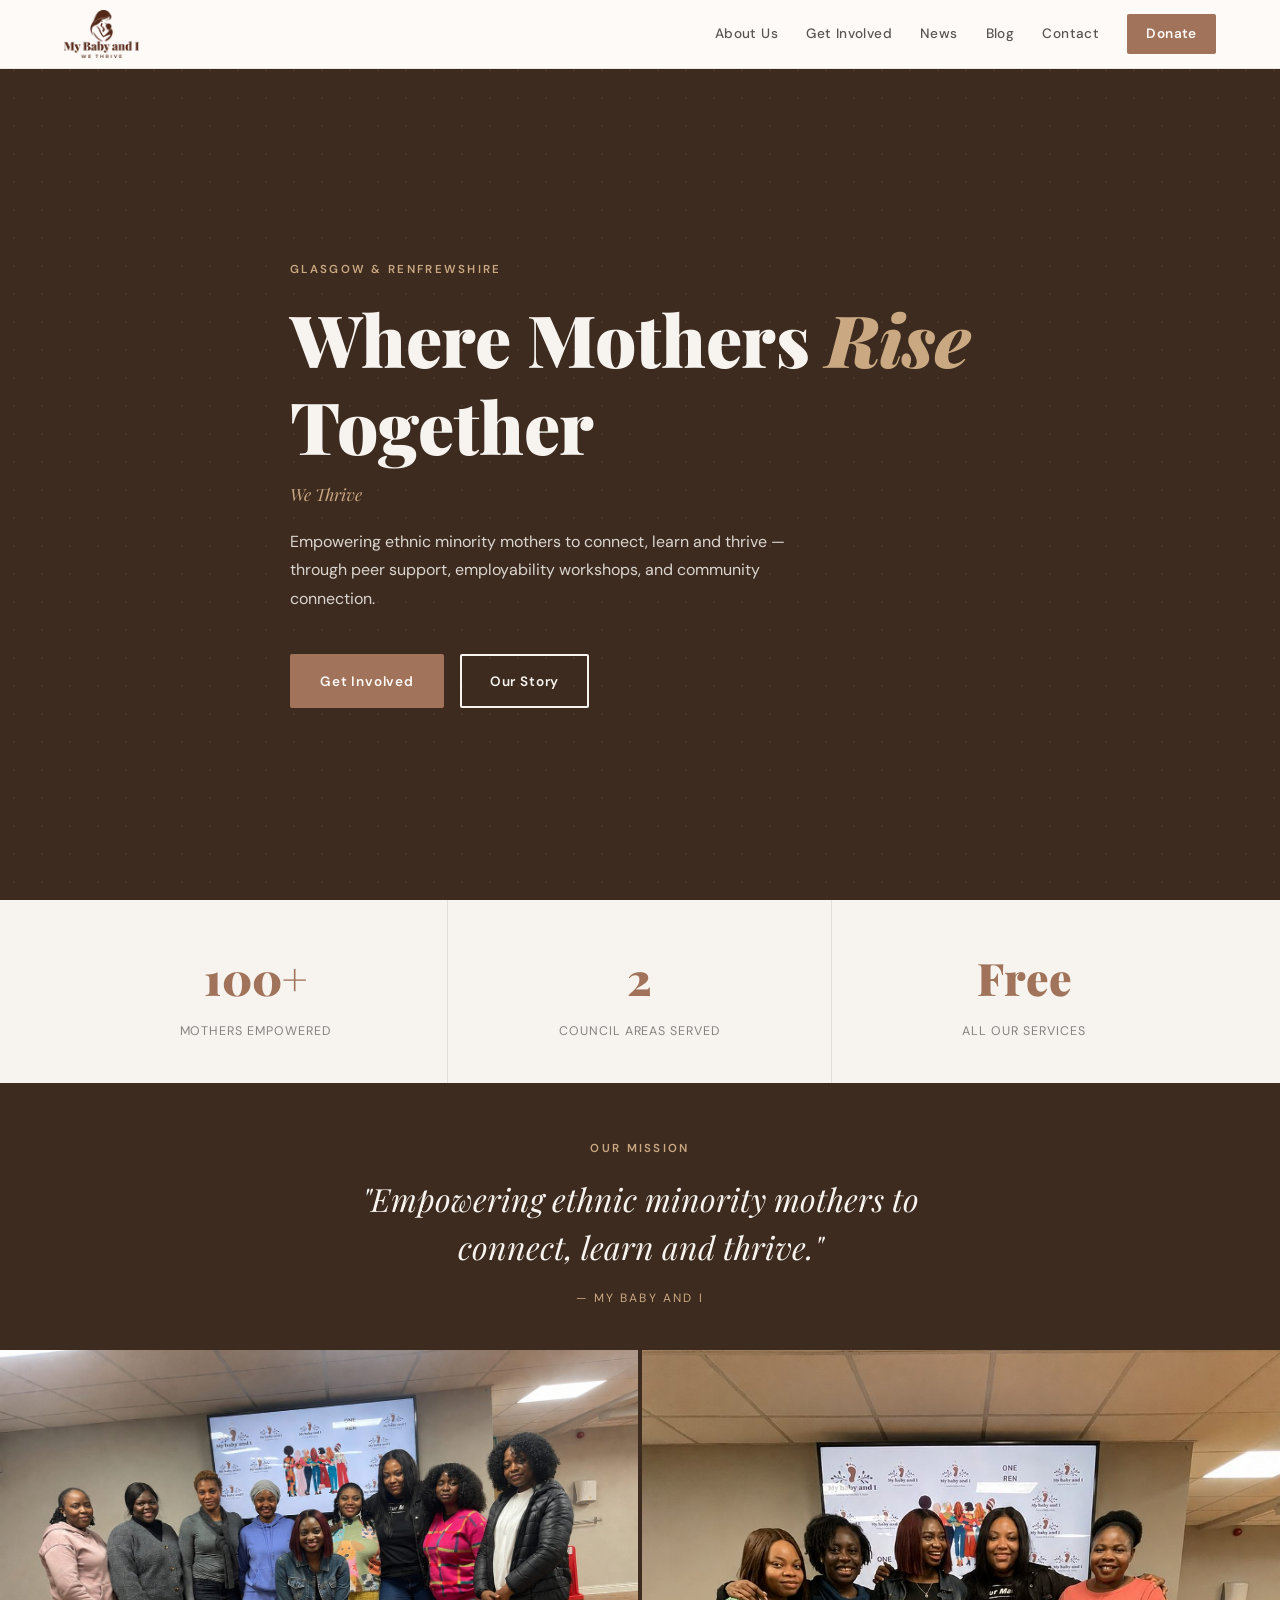
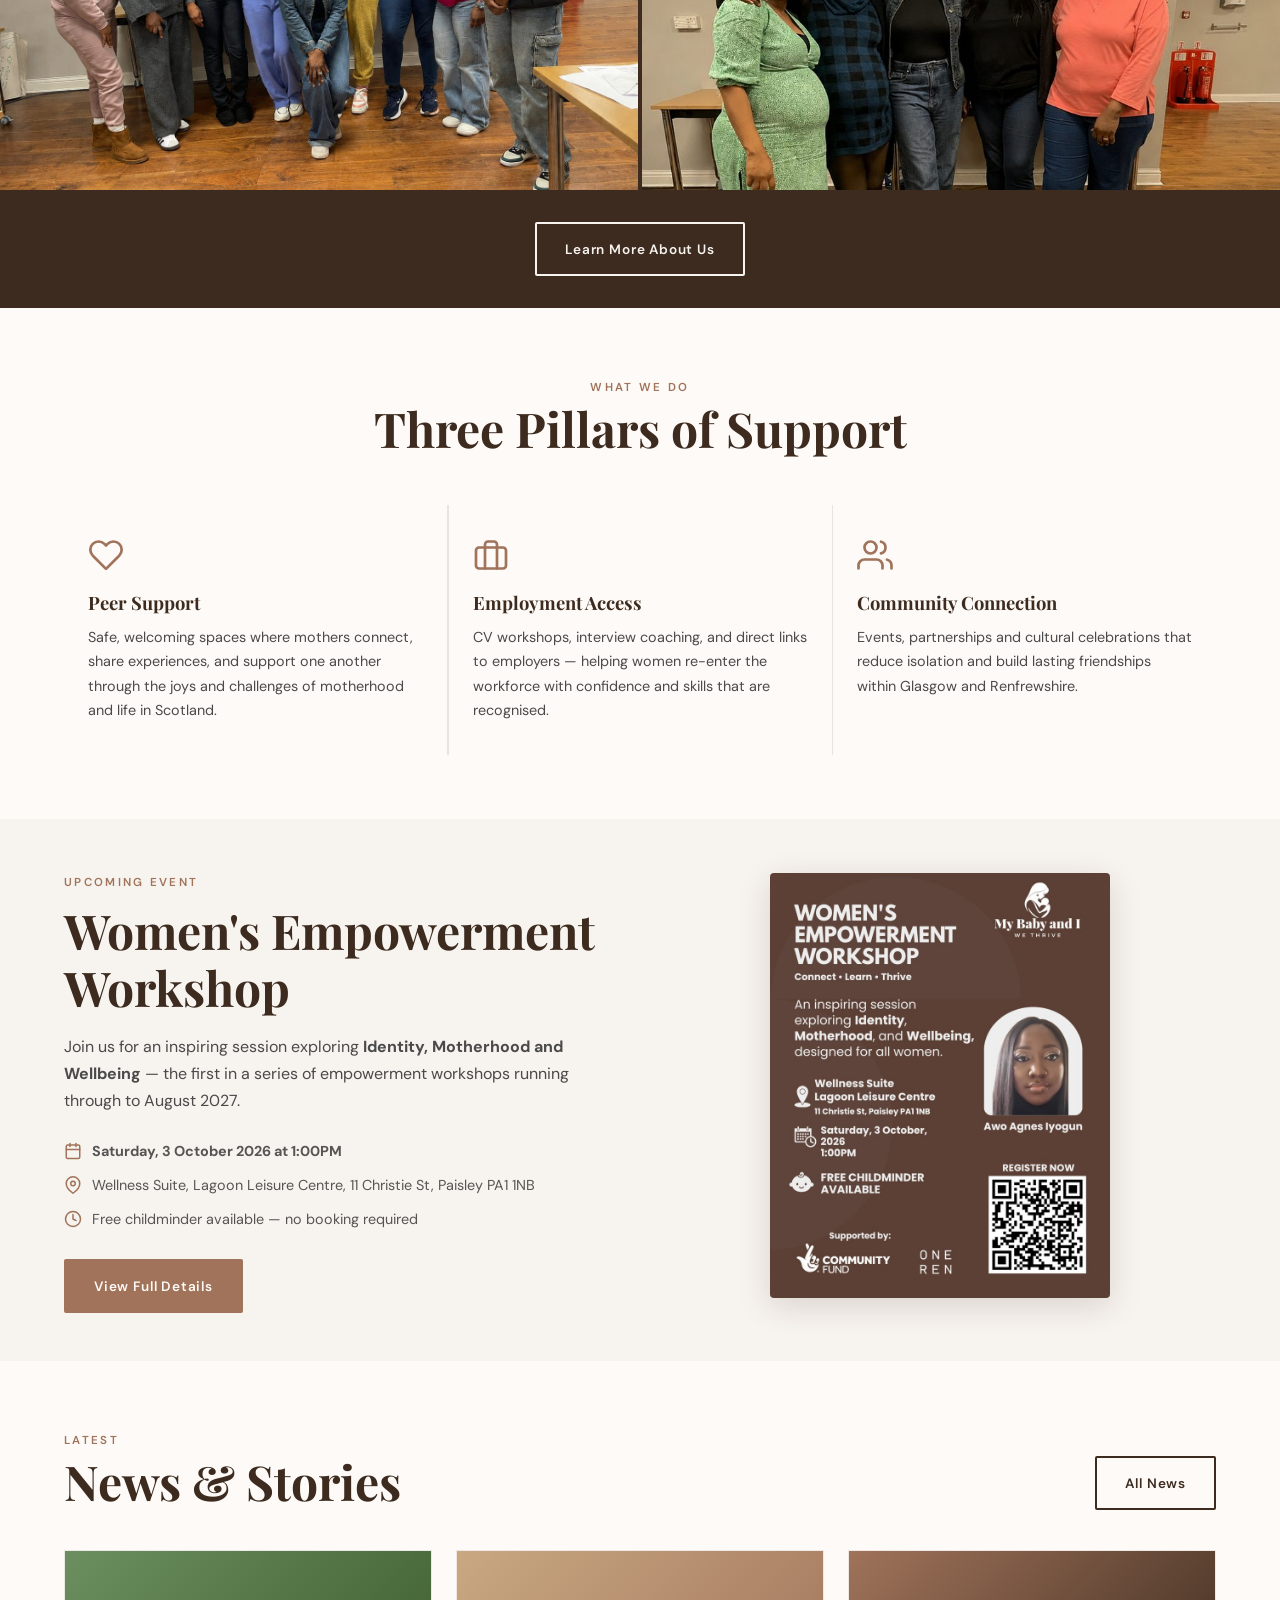
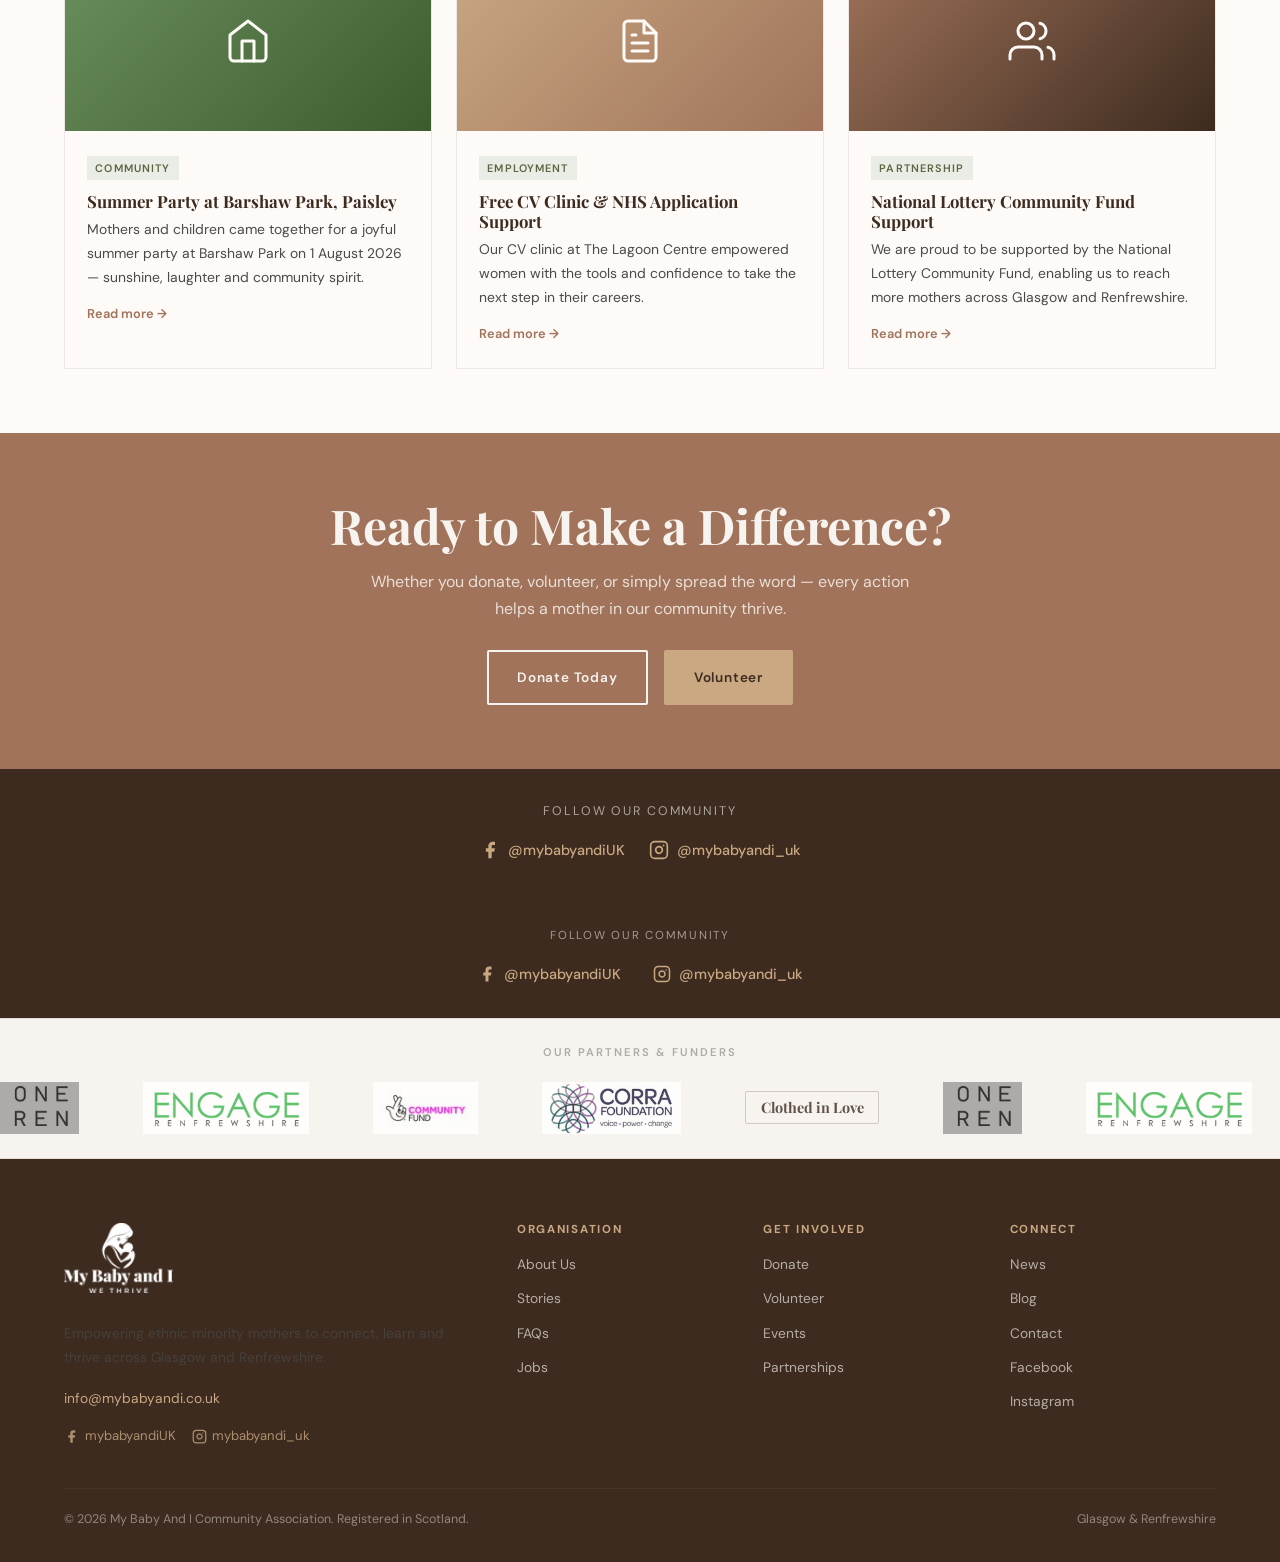
<file: index.html>
<!DOCTYPE html>
<html lang="en">
<head>
  <meta charset="UTF-8"/>
  <meta name="viewport" content="width=device-width, initial-scale=1.0, viewport-fit=cover"/>
  <title>My Baby And I | We Thrive — Glasgow &amp; Renfrewshire</title>
  <meta name="description" content="Empowering ethnic minority mothers to connect, learn and thrive in Glasgow and Renfrewshire. Free peer support, employability workshops and community events."/>
  <link rel="stylesheet" href="css/style.css"/>
</head>
<body>

<div id="nav-placeholder"></div>

<!-- ── HERO ─────────────────────────────────────── -->
<section class="hero">
  <div class="hero__inner">
    <span class="eyebrow" style="color:var(--sand);display:block;margin-bottom:1rem;">Glasgow &amp; Renfrewshire</span>
    <h1>Where Mothers <em>Rise</em> Together</h1>
    <p class="hero__tagline">We Thrive</p>
    <p class="hero__desc">Empowering ethnic minority mothers to connect, learn and thrive — through peer support, employability workshops, and community connection.</p>
    <div style="display:flex;gap:1rem;flex-wrap:wrap;">
      <a href="get-involved.html" class="btn btn--primary">Get Involved</a>
      <a href="about.html" class="btn btn--outline">Our Story</a>
    </div>
  </div>
</section>

<!-- ── STATS ─────────────────────────────────────── -->
<section class="section--cream" style="padding:0;">
  <div class="container">
    <div class="stats">
      <div class="stat fade-up"><span class="stat__num">100+</span><span class="stat__label">Mothers Empowered</span></div>
      <div class="stat fade-up"><span class="stat__num">2</span><span class="stat__label">Council Areas Served</span></div>
      <div class="stat fade-up"><span class="stat__num">Free</span><span class="stat__label">All Our Services</span></div>
    </div>
  </div>
</section>

<!-- ── MISSION + PHOTOS ──────────────────────────── -->
<div class="mission-block">
  <div class="mission-quote">
    <span class="eyebrow">Our Mission</span>
    <blockquote>"Empowering ethnic minority mothers to connect, learn and thrive."</blockquote>
    <cite>— My Baby And I</cite>
  </div>
  <div class="mission-photos">
    <img src="images/hero-community.jpg"  class="mission-photo" alt="My Baby And I community gathering"/>
    <img src="images/about-community.jpg" class="mission-photo" alt="My Baby And I members at a community session"/>
  </div>
  <div class="mission-cta">
    <a href="about.html" class="btn btn--outline">Learn More About Us</a>
  </div>
</div>

<!-- ── THREE PILLARS ─────────────────────────────── -->
<section class="section">
  <div class="container">
    <div style="text-align:center;margin-bottom:3rem;" class="fade-up">
      <span class="eyebrow">What We Do</span>
      <h2>Three Pillars of Support</h2>
    </div>
    <div class="pillars">
      <div class="pillar fade-up">
        <div class="pillar__icon">
          <!-- Peer support / handshake icon -->
          <svg viewBox="0 0 24 24"><path d="M20.84 4.61a5.5 5.5 0 0 0-7.78 0L12 5.67l-1.06-1.06a5.5 5.5 0 0 0-7.78 7.78l1.06 1.06L12 21.23l7.78-7.78 1.06-1.06a5.5 5.5 0 0 0 0-7.78z"/></svg>
        </div>
        <h3>Peer Support</h3>
        <p>Safe, welcoming spaces where mothers connect, share experiences, and support one another through the joys and challenges of motherhood and life in Scotland.</p>
      </div>
      <div class="pillar fade-up">
        <div class="pillar__icon">
          <!-- Briefcase / employment icon -->
          <svg viewBox="0 0 24 24"><rect x="2" y="7" width="20" height="14" rx="2" ry="2"/><path d="M16 21V5a2 2 0 0 0-2-2h-4a2 2 0 0 0-2 2v16"/></svg>
        </div>
        <h3>Employment Access</h3>
        <p>CV workshops, interview coaching, and direct links to employers — helping women re-enter the workforce with confidence and skills that are recognised.</p>
      </div>
      <div class="pillar fade-up">
        <div class="pillar__icon">
          <!-- Community / users icon -->
          <svg viewBox="0 0 24 24"><path d="M17 21v-2a4 4 0 0 0-4-4H5a4 4 0 0 0-4 4v2"/><circle cx="9" cy="7" r="4"/><path d="M23 21v-2a4 4 0 0 0-3-3.87"/><path d="M16 3.13a4 4 0 0 1 0 7.75"/></svg>
        </div>
        <h3>Community Connection</h3>
        <p>Events, partnerships and cultural celebrations that reduce isolation and build lasting friendships within Glasgow and Renfrewshire.</p>
      </div>
    </div>
  </div>
</section>

<!-- ── UPCOMING EVENT BANNER ──────────────────────── -->
<section style="background:var(--cream);padding:3rem 0;">
  <div class="container">
    <div style="display:grid;grid-template-columns:1fr 1fr;gap:3rem;align-items:center;" class="fade-up">
      <div>
        <span class="eyebrow">Upcoming Event</span>
        <h2 style="margin-top:0.5rem;">Women's Empowerment Workshop</h2>
        <p style="margin-top:1rem;">Join us for an inspiring session exploring <strong>Identity, Motherhood and Wellbeing</strong> — the first in a series of empowerment workshops running through to August 2027.</p>
        <div style="margin-top:1.5rem;display:flex;flex-direction:column;gap:0.6rem;">
          <div style="display:flex;align-items:center;gap:0.6rem;font-size:0.9rem;">
            <svg width="18" height="18" viewBox="0 0 24 24" fill="none" stroke="var(--terracotta)" stroke-width="2" stroke-linecap="round" stroke-linejoin="round"><rect x="3" y="4" width="18" height="18" rx="2" ry="2"/><line x1="16" y1="2" x2="16" y2="6"/><line x1="8" y1="2" x2="8" y2="6"/><line x1="3" y1="10" x2="21" y2="10"/></svg>
            <strong>Saturday, 3 October 2026 at 1:00PM</strong>
          </div>
          <div style="display:flex;align-items:center;gap:0.6rem;font-size:0.9rem;">
            <svg width="18" height="18" viewBox="0 0 24 24" fill="none" stroke="var(--terracotta)" stroke-width="2" stroke-linecap="round" stroke-linejoin="round"><path d="M21 10c0 7-9 13-9 13s-9-6-9-13a9 9 0 0 1 18 0z"/><circle cx="12" cy="10" r="3"/></svg>
            <span>Wellness Suite, Lagoon Leisure Centre, 11 Christie St, Paisley PA1 1NB</span>
          </div>
          <div style="display:flex;align-items:center;gap:0.6rem;font-size:0.9rem;">
            <svg width="18" height="18" viewBox="0 0 24 24" fill="none" stroke="var(--terracotta)" stroke-width="2" stroke-linecap="round" stroke-linejoin="round"><circle cx="12" cy="12" r="10"/><polyline points="12 6 12 12 16 14"/></svg>
            <span>Free childminder available — no booking required</span>
          </div>
        </div>
        <a href="news.html" class="btn btn--primary" style="margin-top:1.75rem;display:inline-block;">View Full Details</a>
      </div>
      <div style="text-align:center;">
        <img src="images/images/events/empowerment-workshop-flyer.jpg" alt="Women's Empowerment Workshop flyer — 3 October 2026" style="max-width:340px;width:100%;border-radius:4px;box-shadow:0 8px 32px rgba(59,35,20,0.15);"/>
      </div>
    </div>
  </div>
</section>

<!-- ── LATEST NEWS ────────────────────────────────── -->
<section class="section">
  <div class="container">
    <div style="display:flex;justify-content:space-between;align-items:flex-end;margin-bottom:2.5rem;" class="fade-up">
      <div><span class="eyebrow">Latest</span><h2>News &amp; Stories</h2></div>
      <a href="news.html" class="btn btn--outline" style="border-color:var(--deep-brown);color:var(--deep-brown);">All News</a>
    </div>
    <div class="cards">
      <div class="card fade-up">
        <div class="card__img" style="background:linear-gradient(135deg,#6B8F5E,#3D5C2E);">
          <svg viewBox="0 0 24 24"><path d="M3 9l9-7 9 7v11a2 2 0 0 1-2 2H5a2 2 0 0 1-2-2z"/><polyline points="9 22 9 12 15 12 15 22"/></svg>
        </div>
        <div class="card__body">
          <span class="card__tag">Community</span>
          <h3>Summer Party at Barshaw Park, Paisley</h3>
          <p>Mothers and children came together for a joyful summer party at Barshaw Park on 1 August 2026 — sunshine, laughter and community spirit.</p>
          <a href="news-summer-party.html" class="card__link">Read more</a>
        </div>
      </div>
      <div class="card fade-up">
        <div class="card__img" style="background:linear-gradient(135deg,var(--sand),var(--terracotta));">
          <svg viewBox="0 0 24 24"><path d="M14 2H6a2 2 0 0 0-2 2v16a2 2 0 0 0 2 2h12a2 2 0 0 0 2-2V8z"/><polyline points="14 2 14 8 20 8"/><line x1="16" y1="13" x2="8" y2="13"/><line x1="16" y1="17" x2="8" y2="17"/><polyline points="10 9 9 9 8 9"/></svg>
        </div>
        <div class="card__body">
          <span class="card__tag">Employment</span>
          <h3>Free CV Clinic &amp; NHS Application Support</h3>
          <p>Our CV clinic at The Lagoon Centre empowered women with the tools and confidence to take the next step in their careers.</p>
          <a href="news-cv-clinic.html" class="card__link">Read more</a>
        </div>
      </div>
      <div class="card fade-up">
        <div class="card__img" style="background:linear-gradient(135deg,var(--terracotta),var(--deep-brown));">
          <svg viewBox="0 0 24 24"><path d="M17 21v-2a4 4 0 0 0-4-4H5a4 4 0 0 0-4 4v2"/><circle cx="9" cy="7" r="4"/><path d="M23 21v-2a4 4 0 0 0-3-3.87"/><path d="M16 3.13a4 4 0 0 1 0 7.75"/></svg>
        </div>
        <div class="card__body">
          <span class="card__tag">Partnership</span>
          <h3>National Lottery Community Fund Support</h3>
          <p>We are proud to be supported by the National Lottery Community Fund, enabling us to reach more mothers across Glasgow and Renfrewshire.</p>
          <a href="news.html" class="card__link">Read more</a>
        </div>
      </div>
    </div>
  </div>
</section>

<!-- ── CTA ───────────────────────────────────────── -->
<section class="cta-banner">
  <h2>Ready to Make a Difference?</h2>
  <p>Whether you donate, volunteer, or simply spread the word — every action helps a mother in our community thrive.</p>
  <div style="display:flex;gap:1rem;justify-content:center;flex-wrap:wrap;">
    <a href="get-involved.html#donate" class="btn btn--outline">Donate Today</a>
    <a href="get-involved.html#volunteer" class="btn btn--sand">Volunteer</a>
  </div>
</section>

<!-- ── SOCIAL STRIP ───────────────────────────────── -->
<section style="background:var(--deep-brown);padding:2rem 1.5rem;text-align:center;">
  <p style="color:rgba(247,243,239,0.6);font-size:0.78rem;letter-spacing:0.15em;text-transform:uppercase;margin-bottom:1rem;">Follow Our Community</p>
  <div style="display:flex;gap:1.5rem;justify-content:center;align-items:center;flex-wrap:wrap;">
    <a href="https://www.facebook.com/mybabyandiUK" target="_blank" rel="noopener" style="display:flex;align-items:center;gap:0.5rem;color:var(--sand);font-size:0.9rem;font-weight:500;transition:opacity 0.2s;" onmouseover="this.style.opacity=0.7" onmouseout="this.style.opacity=1">
      <svg width="20" height="20" viewBox="0 0 24 24" fill="currentColor"><path d="M18 2h-3a5 5 0 0 0-5 5v3H7v4h3v8h4v-8h3l1-4h-4V7a1 1 0 0 1 1-1h3z"/></svg>
      @mybabyandiUK
    </a>
    <a href="https://www.instagram.com/mybabyandi_uk" target="_blank" rel="noopener" style="display:flex;align-items:center;gap:0.5rem;color:var(--sand);font-size:0.9rem;font-weight:500;transition:opacity 0.2s;" onmouseover="this.style.opacity=0.7" onmouseout="this.style.opacity=1">
      <svg width="20" height="20" viewBox="0 0 24 24" fill="none" stroke="currentColor" stroke-width="2" stroke-linecap="round" stroke-linejoin="round"><rect x="2" y="2" width="20" height="20" rx="5" ry="5"/><path d="M16 11.37A4 4 0 1 1 12.63 8 4 4 0 0 1 16 11.37z"/><line x1="17.5" y1="6.5" x2="17.51" y2="6.5"/></svg>
      @mybabyandi_uk
    </a>
  </div>
</section>

<div id="footer-placeholder"></div>
<script src="js/components.js"></script>
<script src="js/main.js"></script>
</body>
</html>
</file>
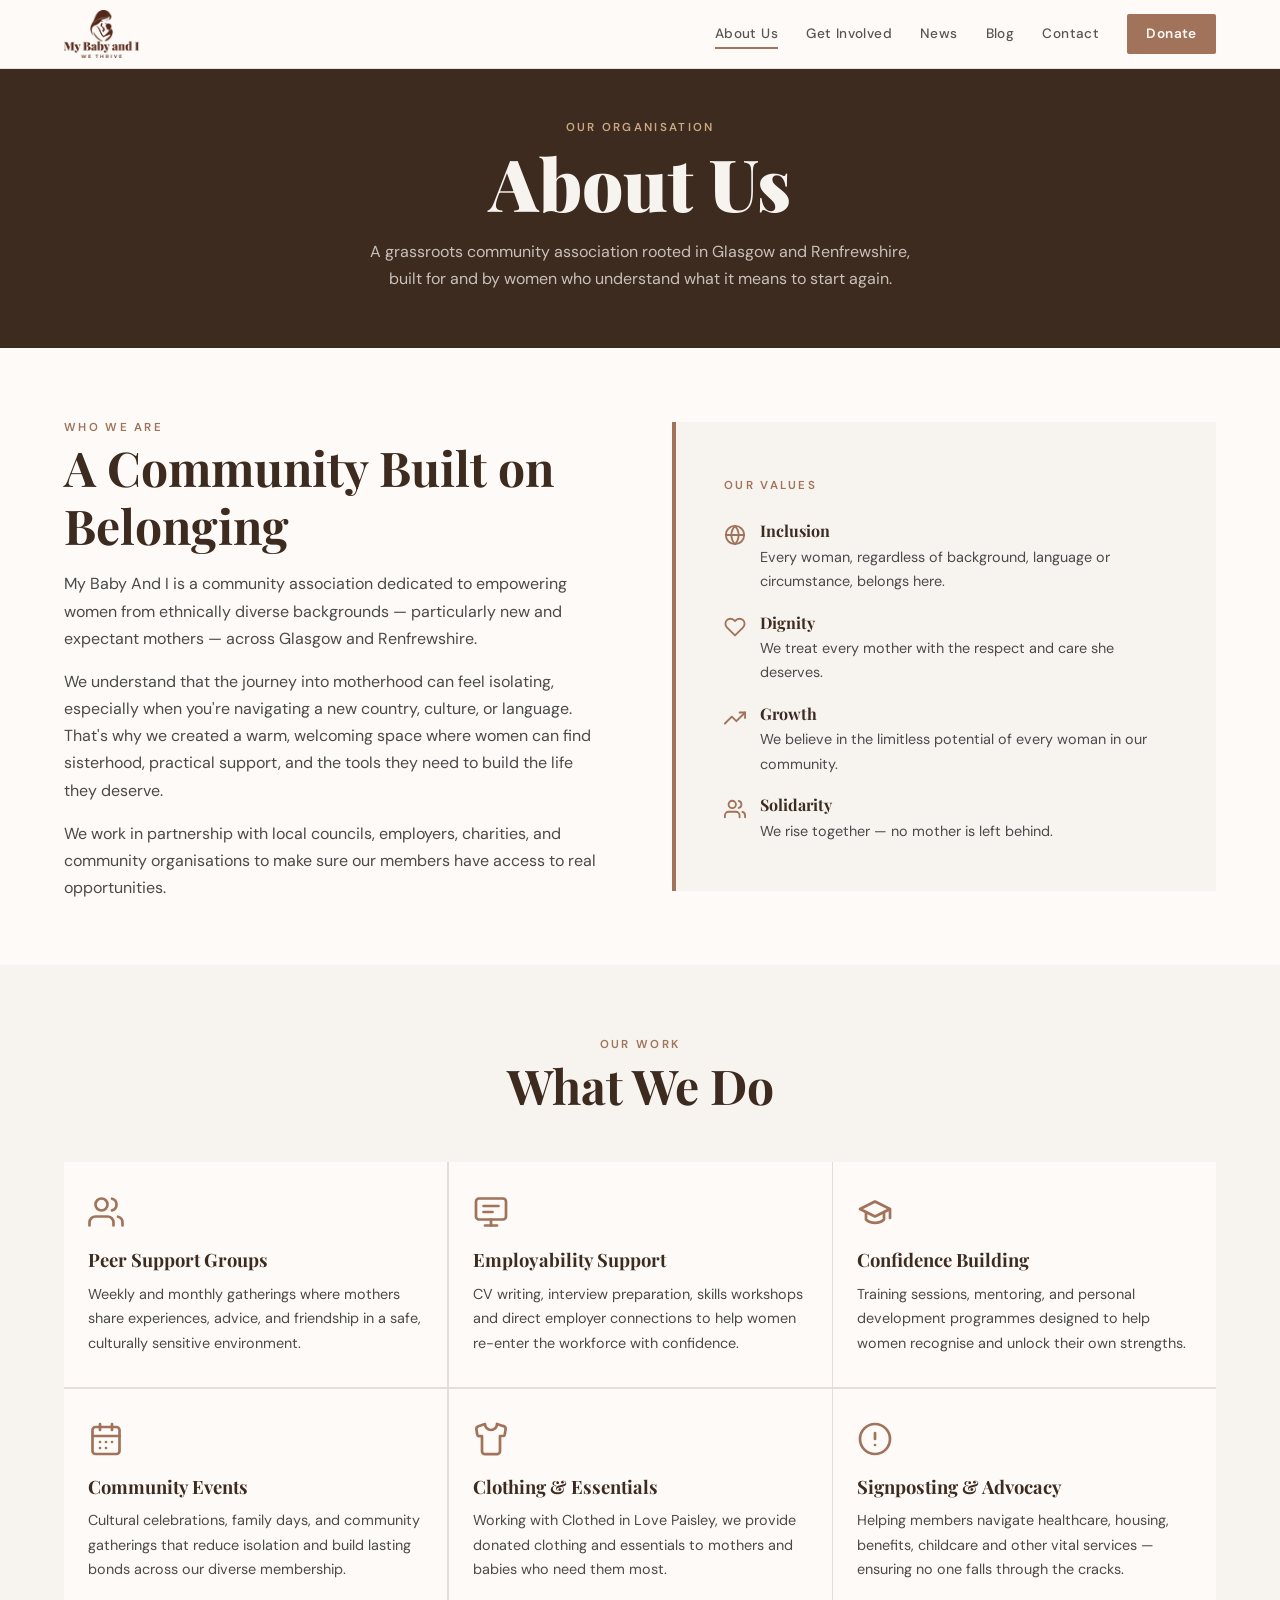
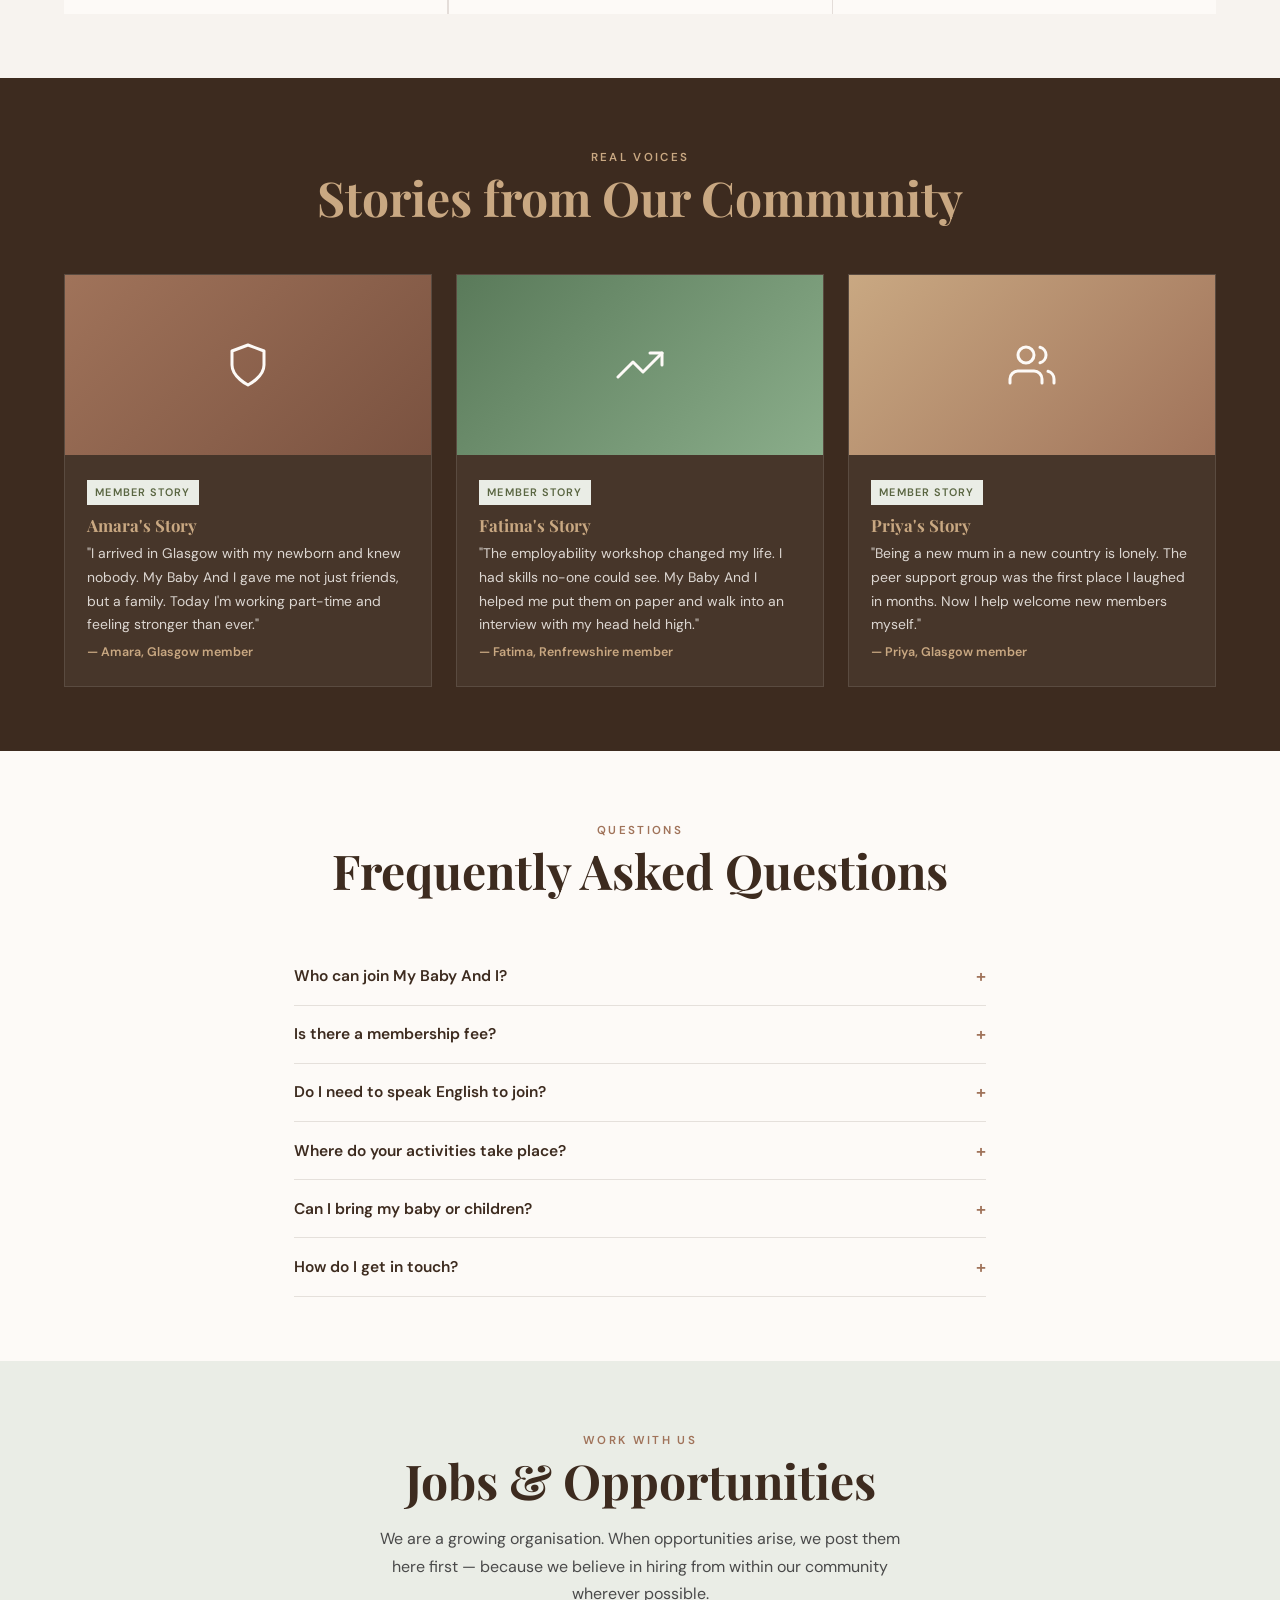
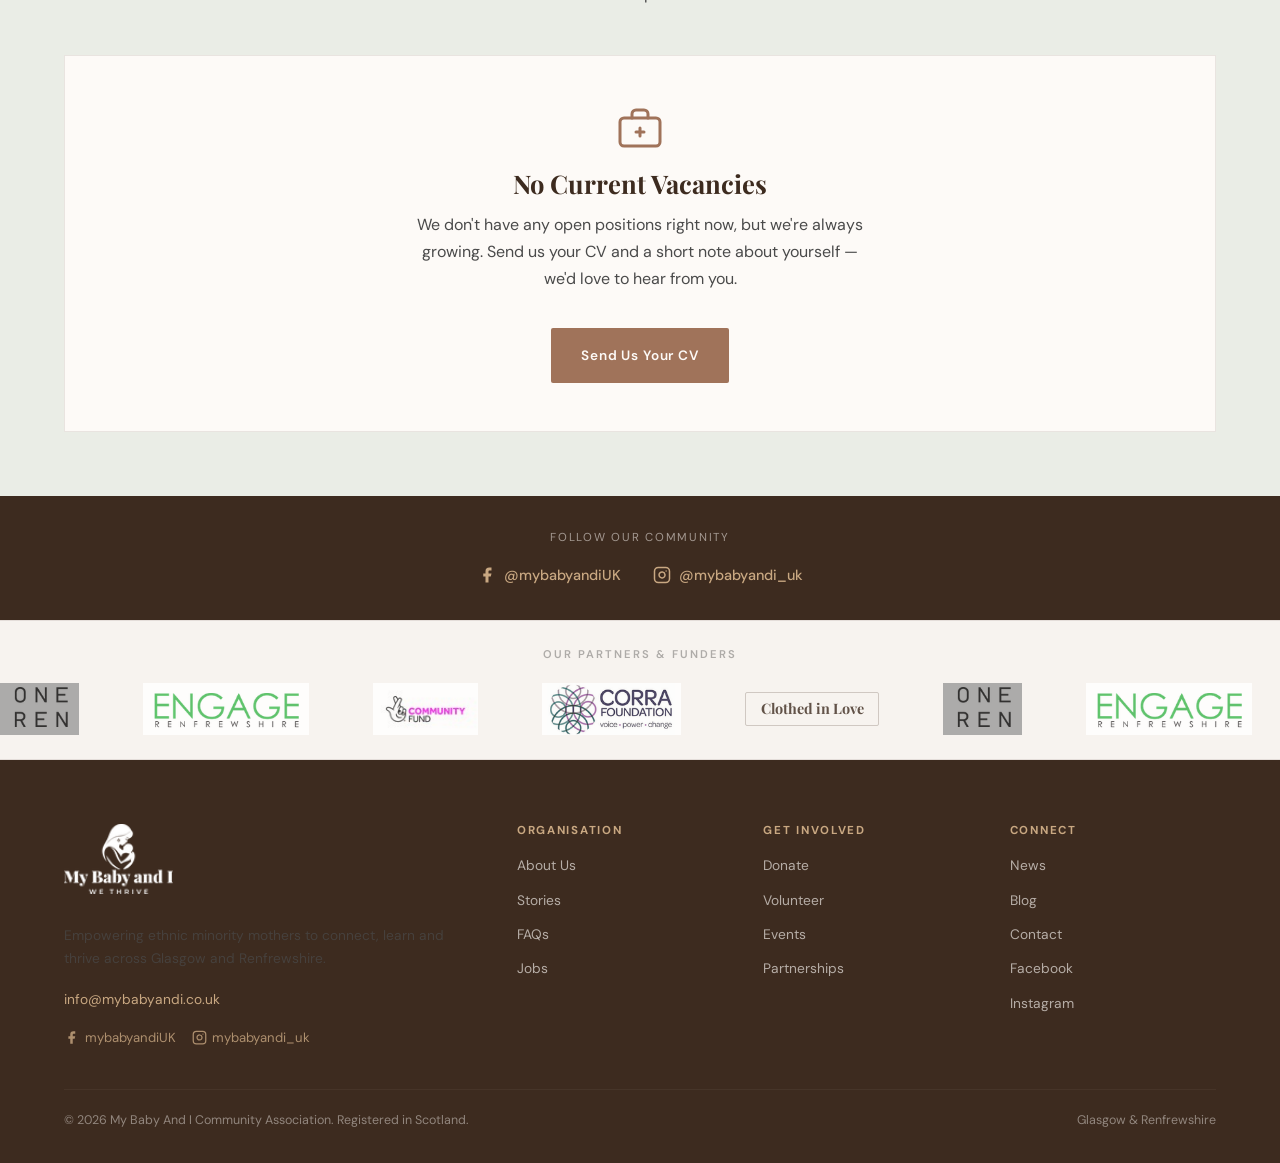
<file: about.html>
<!DOCTYPE html>
<html lang="en">
<head>
  <meta charset="UTF-8"/>
  <meta name="viewport" content="width=device-width, initial-scale=1.0"/>
  <title>About Us | My Baby And I</title>
  <meta name="description" content="Learn about My Baby And I — who we are, what we do, and the women at the heart of our community."/>
  <link rel="preconnect" href="https://fonts.googleapis.com"/>
  <link rel="preconnect" href="https://fonts.gstatic.com" crossorigin/>
  <link href="https://fonts.googleapis.com/css2?family=Playfair+Display:wght@700;800&family=Inter:wght@400;500;600&display=swap" rel="stylesheet"/>
  <link rel="stylesheet" href="css/style.css"/>
  <style>
    /* ── Mobile-first responsive overrides for About page ── */

    .about-who-grid {
      display: grid;
      grid-template-columns: 1fr;
      gap: 2rem;
      align-items: start;
    }
    .values-box {
      background: var(--cream);
      padding: 2rem 1.5rem;
      border-left: 4px solid var(--terracotta);
    }
    .values-list {
      margin-top: 1.5rem;
      display: flex;
      flex-direction: column;
      gap: 1.2rem;
    }
    .value-item {
      display: flex;
      align-items: flex-start;
      gap: 0.85rem;
    }
    .value-item svg { flex-shrink: 0; margin-top: 3px; }
    .value-item h4 { margin: 0 0 0.25rem; }
    .value-item p { font-size: 0.9rem; margin: 0; }

    /* Desktop: two columns side by side */
    @media (min-width: 768px) {
      .about-who-grid {
        grid-template-columns: 1fr 1fr;
        gap: 4rem;
        align-items: center;
      }
      .values-box {
        padding: 3rem;
      }
    }

    /* Jobs section box */
    .jobs-box {
      background: var(--warm-white);
      padding: 2rem 1.5rem;
      text-align: center;
      border: 1.5px solid rgba(59,35,20,0.1);
    }
    @media (min-width: 600px) {
      .jobs-box { padding: 3rem; }
    }
  </style>
</head>
<body>

<div id="nav-placeholder"></div>

<!-- PAGE HEADER -->
<div class="page-header">
  <span class="eyebrow" style="color:var(--sand);">Our Organisation</span>
  <h1>About Us</h1>
  <p>A grassroots community association rooted in Glasgow and Renfrewshire, built for and by women who understand what it means to start again.</p>
</div>

<!-- WHO WE ARE -->
<section class="section">
  <div class="container">
    <div class="about-who-grid">
      <div class="fade-up">
        <span class="eyebrow">Who We Are</span>
        <h2>A Community Built on Belonging</h2>
        <p style="margin-top:1rem;">My Baby And I is a community association dedicated to empowering women from ethnically diverse backgrounds — particularly new and expectant mothers — across Glasgow and Renfrewshire.</p>
        <p style="margin-top:1rem;">We understand that the journey into motherhood can feel isolating, especially when you're navigating a new country, culture, or language. That's why we created a warm, welcoming space where women can find sisterhood, practical support, and the tools they need to build the life they deserve.</p>
        <p style="margin-top:1rem;">We work in partnership with local councils, employers, charities, and community organisations to make sure our members have access to real opportunities.</p>
      </div>
      <div class="values-box fade-up">
        <span class="eyebrow">Our Values</span>
        <div class="values-list">
          <div class="value-item">
            <svg width="22" height="22" viewBox="0 0 24 24" fill="none" stroke="var(--terracotta)" stroke-width="2" stroke-linecap="round" stroke-linejoin="round"><circle cx="12" cy="12" r="10"/><line x1="2" y1="12" x2="22" y2="12"/><path d="M12 2a15.3 15.3 0 0 1 4 10 15.3 15.3 0 0 1-4 10 15.3 15.3 0 0 1-4-10 15.3 15.3 0 0 1 4-10z"/></svg>
            <div><h4>Inclusion</h4><p>Every woman, regardless of background, language or circumstance, belongs here.</p></div>
          </div>
          <div class="value-item">
            <svg width="22" height="22" viewBox="0 0 24 24" fill="none" stroke="var(--terracotta)" stroke-width="2" stroke-linecap="round" stroke-linejoin="round"><path d="M20.84 4.61a5.5 5.5 0 0 0-7.78 0L12 5.67l-1.06-1.06a5.5 5.5 0 0 0-7.78 7.78l1.06 1.06L12 21.23l7.78-7.78 1.06-1.06a5.5 5.5 0 0 0 0-7.78z"/></svg>
            <div><h4>Dignity</h4><p>We treat every mother with the respect and care she deserves.</p></div>
          </div>
          <div class="value-item">
            <svg width="22" height="22" viewBox="0 0 24 24" fill="none" stroke="var(--terracotta)" stroke-width="2" stroke-linecap="round" stroke-linejoin="round"><polyline points="23 6 13.5 15.5 8.5 10.5 1 18"/><polyline points="17 6 23 6 23 12"/></svg>
            <div><h4>Growth</h4><p>We believe in the limitless potential of every woman in our community.</p></div>
          </div>
          <div class="value-item">
            <svg width="22" height="22" viewBox="0 0 24 24" fill="none" stroke="var(--terracotta)" stroke-width="2" stroke-linecap="round" stroke-linejoin="round"><path d="M17 21v-2a4 4 0 0 0-4-4H5a4 4 0 0 0-4 4v2"/><circle cx="9" cy="7" r="4"/><path d="M23 21v-2a4 4 0 0 0-3-3.87"/><path d="M16 3.13a4 4 0 0 1 0 7.75"/></svg>
            <div><h4>Solidarity</h4><p>We rise together — no mother is left behind.</p></div>
          </div>
        </div>
      </div>
    </div>
  </div>
</section>

<!-- WHAT WE DO -->
<section class="section section--cream">
  <div class="container">
    <div style="text-align:center;margin-bottom:3rem;" class="fade-up">
      <span class="eyebrow">Our Work</span>
      <h2>What We Do</h2>
    </div>
    <div class="pillars">
      <div class="pillar fade-up">
        <div class="pillar__icon">
          <svg width="32" height="32" viewBox="0 0 24 24" fill="none" stroke="currentColor" stroke-width="1.8" stroke-linecap="round" stroke-linejoin="round"><path d="M17 21v-2a4 4 0 0 0-4-4H5a4 4 0 0 0-4 4v2"/><circle cx="9" cy="7" r="4"/><path d="M23 21v-2a4 4 0 0 0-3-3.87"/><path d="M16 3.13a4 4 0 0 1 0 7.75"/></svg>
        </div>
        <h3>Peer Support Groups</h3>
        <p>Weekly and monthly gatherings where mothers share experiences, advice, and friendship in a safe, culturally sensitive environment.</p>
      </div>
      <div class="pillar fade-up">
        <div class="pillar__icon">
          <svg width="32" height="32" viewBox="0 0 24 24" fill="none" stroke="currentColor" stroke-width="1.8" stroke-linecap="round" stroke-linejoin="round"><rect x="2" y="3" width="20" height="14" rx="2"/><line x1="8" y1="21" x2="16" y2="21"/><line x1="12" y1="17" x2="12" y2="21"/><line x1="7" y1="8" x2="17" y2="8"/><line x1="7" y1="12" x2="13" y2="12"/></svg>
        </div>
        <h3>Employability Support</h3>
        <p>CV writing, interview preparation, skills workshops and direct employer connections to help women re-enter the workforce with confidence.</p>
      </div>
      <div class="pillar fade-up">
        <div class="pillar__icon">
          <svg width="32" height="32" viewBox="0 0 24 24" fill="none" stroke="currentColor" stroke-width="1.8" stroke-linecap="round" stroke-linejoin="round"><path d="M22 10v6M2 10l10-5 10 5-10 5z"/><path d="M6 12v5c3 3 9 3 12 0v-5"/></svg>
        </div>
        <h3>Confidence Building</h3>
        <p>Training sessions, mentoring, and personal development programmes designed to help women recognise and unlock their own strengths.</p>
      </div>
      <div class="pillar fade-up">
        <div class="pillar__icon">
          <svg width="32" height="32" viewBox="0 0 24 24" fill="none" stroke="currentColor" stroke-width="1.8" stroke-linecap="round" stroke-linejoin="round"><rect x="3" y="4" width="18" height="18" rx="2"/><line x1="16" y1="2" x2="16" y2="6"/><line x1="8" y1="2" x2="8" y2="6"/><line x1="3" y1="10" x2="21" y2="10"/><path d="M8 14h.01M12 14h.01M16 14h.01M8 18h.01M12 18h.01"/></svg>
        </div>
        <h3>Community Events</h3>
        <p>Cultural celebrations, family days, and community gatherings that reduce isolation and build lasting bonds across our diverse membership.</p>
      </div>
      <div class="pillar fade-up">
        <div class="pillar__icon">
          <svg width="32" height="32" viewBox="0 0 24 24" fill="none" stroke="currentColor" stroke-width="1.8" stroke-linecap="round" stroke-linejoin="round"><path d="M20.38 3.46L16 2a4 4 0 0 1-8 0L3.62 3.46a2 2 0 0 0-1.34 2.23l.58 3.57a1 1 0 0 0 .99.84H6v10c0 1.1.9 2 2 2h8a2 2 0 0 0 2-2V10h2.15a1 1 0 0 0 .99-.84l.58-3.57a2 2 0 0 0-1.34-2.23z"/></svg>
        </div>
        <h3>Clothing &amp; Essentials</h3>
        <p>Working with Clothed in Love Paisley, we provide donated clothing and essentials to mothers and babies who need them most.</p>
      </div>
      <div class="pillar fade-up">
        <div class="pillar__icon">
          <svg width="32" height="32" viewBox="0 0 24 24" fill="none" stroke="currentColor" stroke-width="1.8" stroke-linecap="round" stroke-linejoin="round"><circle cx="12" cy="12" r="10"/><line x1="12" y1="8" x2="12" y2="12"/><line x1="12" y1="16" x2="12.01" y2="16"/></svg>
        </div>
        <h3>Signposting &amp; Advocacy</h3>
        <p>Helping members navigate healthcare, housing, benefits, childcare and other vital services — ensuring no one falls through the cracks.</p>
      </div>
    </div>
  </div>
</section>

<!-- STORIES -->
<section class="section section--dark" id="stories">
  <div class="container">
    <div style="text-align:center;margin-bottom:3rem;" class="fade-up">
      <span class="eyebrow" style="color:var(--sand);">Real Voices</span>
      <h2>Stories from Our Community</h2>
    </div>
    <div class="cards">
      <div class="card fade-up" style="background:rgba(255,255,255,0.05);border:1px solid rgba(255,255,255,0.1);">
        <div class="card__img" style="background:linear-gradient(135deg,var(--terracotta),var(--rust));display:flex;align-items:center;justify-content:center;">
          <svg width="40" height="40" viewBox="0 0 24 24" fill="none" stroke="rgba(255,255,255,0.8)" stroke-width="1.5" stroke-linecap="round" stroke-linejoin="round"><path d="M12 22s8-4 8-10V5l-8-3-8 3v7c0 6 8 10 8 10z"/></svg>
        </div>
        <div class="card__body">
          <span class="card__tag">Member Story</span>
          <h3 style="color:var(--sand);">Amara's Story</h3>
          <p>"I arrived in Glasgow with my newborn and knew nobody. My Baby And I gave me not just friends, but a family. Today I'm working part-time and feeling stronger than ever."</p>
          <span style="font-size:0.78rem;color:var(--sand);font-weight:600;">— Amara, Glasgow member</span>
        </div>
      </div>
      <div class="card fade-up" style="background:rgba(255,255,255,0.05);border:1px solid rgba(255,255,255,0.1);">
        <div class="card__img" style="background:linear-gradient(135deg,#5a7a5a,#8aad8a);display:flex;align-items:center;justify-content:center;">
          <svg width="40" height="40" viewBox="0 0 24 24" fill="none" stroke="rgba(255,255,255,0.8)" stroke-width="1.5" stroke-linecap="round" stroke-linejoin="round"><polyline points="23 6 13.5 15.5 8.5 10.5 1 18"/><polyline points="17 6 23 6 23 12"/></svg>
        </div>
        <div class="card__body">
          <span class="card__tag">Member Story</span>
          <h3 style="color:var(--sand);">Fatima's Story</h3>
          <p>"The employability workshop changed my life. I had skills no-one could see. My Baby And I helped me put them on paper and walk into an interview with my head held high."</p>
          <span style="font-size:0.78rem;color:var(--sand);font-weight:600;">— Fatima, Renfrewshire member</span>
        </div>
      </div>
      <div class="card fade-up" style="background:rgba(255,255,255,0.05);border:1px solid rgba(255,255,255,0.1);">
        <div class="card__img" style="background:linear-gradient(135deg,var(--sand),var(--terracotta));display:flex;align-items:center;justify-content:center;">
          <svg width="40" height="40" viewBox="0 0 24 24" fill="none" stroke="rgba(255,255,255,0.8)" stroke-width="1.5" stroke-linecap="round" stroke-linejoin="round"><path d="M17 21v-2a4 4 0 0 0-4-4H5a4 4 0 0 0-4 4v2"/><circle cx="9" cy="7" r="4"/><path d="M23 21v-2a4 4 0 0 0-3-3.87"/><path d="M16 3.13a4 4 0 0 1 0 7.75"/></svg>
        </div>
        <div class="card__body">
          <span class="card__tag">Member Story</span>
          <h3 style="color:var(--sand);">Priya's Story</h3>
          <p>"Being a new mum in a new country is lonely. The peer support group was the first place I laughed in months. Now I help welcome new members myself."</p>
          <span style="font-size:0.78rem;color:var(--sand);font-weight:600;">— Priya, Glasgow member</span>
        </div>
      </div>
    </div>
  </div>
</section>

<!-- FAQs -->
<section class="section" id="faqs">
  <div class="container" style="max-width:740px;">
    <div style="text-align:center;margin-bottom:3rem;" class="fade-up">
      <span class="eyebrow">Questions</span>
      <h2>Frequently Asked Questions</h2>
    </div>
    <div class="fade-up">
      <div class="faq-item">
        <button class="faq-q">Who can join My Baby And I? <span class="arrow">+</span></button>
        <div class="faq-a">Any woman from an ethnically diverse background in Glasgow or Renfrewshire who is pregnant, a new mother, or has children under 5. You don't need to be referred — simply reach out to us.</div>
      </div>
      <div class="faq-item">
        <button class="faq-q">Is there a membership fee? <span class="arrow">+</span></button>
        <div class="faq-a">No. Our services are completely free of charge to all members. We are funded through donations, grants, and the generosity of our community partners.</div>
      </div>
      <div class="faq-item">
        <button class="faq-q">Do I need to speak English to join? <span class="arrow">+</span></button>
        <div class="faq-a">Absolutely not. We welcome women of all language backgrounds and work hard to ensure language is never a barrier to accessing our support.</div>
      </div>
      <div class="faq-item">
        <button class="faq-q">Where do your activities take place? <span class="arrow">+</span></button>
        <div class="faq-a">We run activities across Glasgow and Renfrewshire. Specific locations are shared with members upon joining. Some activities also take place online.</div>
      </div>
      <div class="faq-item">
        <button class="faq-q">Can I bring my baby or children? <span class="arrow">+</span></button>
        <div class="faq-a">Yes! We are a baby-friendly and child-friendly organisation. You are always welcome to bring your little ones along to our sessions and events.</div>
      </div>
      <div class="faq-item">
        <button class="faq-q">How do I get in touch? <span class="arrow">+</span></button>
        <div class="faq-a">You can email us at <a href="mailto:info@mybabyandi.co.uk" style="color:var(--terracotta);">info@mybabyandi.co.uk</a> or use the contact form on our <a href="contact.html" style="color:var(--terracotta);">Contact page</a>. We aim to reply within 2 working days.</div>
      </div>
    </div>
  </div>
</section>

<!-- JOBS -->
<section class="section section--sage" id="jobs">
  <div class="container">
    <div style="text-align:center;margin-bottom:3rem;" class="fade-up">
      <span class="eyebrow">Work With Us</span>
      <h2>Jobs &amp; Opportunities</h2>
      <p style="max-width:520px;margin:1rem auto 0;">We are a growing organisation. When opportunities arise, we post them here first — because we believe in hiring from within our community wherever possible.</p>
    </div>
    <div class="jobs-box fade-up">
      <div style="display:flex;justify-content:center;margin-bottom:1rem;">
        <svg width="48" height="48" viewBox="0 0 24 24" fill="none" stroke="var(--terracotta)" stroke-width="1.5" stroke-linecap="round" stroke-linejoin="round"><rect x="2" y="7" width="20" height="14" rx="2"/><path d="M16 7V5a2 2 0 0 0-2-2h-4a2 2 0 0 0-2 2v2"/><line x1="12" y1="12" x2="12" y2="16"/><line x1="10" y1="14" x2="14" y2="14"/></svg>
      </div>
      <h3>No Current Vacancies</h3>
      <p style="margin:0.75rem auto;max-width:460px;">We don't have any open positions right now, but we're always growing. Send us your CV and a short note about yourself — we'd love to hear from you.</p>
      <a href="mailto:info@mybabyandi.co.uk?subject=Job Enquiry" class="btn btn--primary" style="margin-top:1.5rem;">Send Us Your CV</a>
    </div>
  </div>
</section>

<div id="footer-placeholder"></div>
<script src="js/components.js"></script>
<script src="js/main.js"></script>
</body>
</html>
</file>
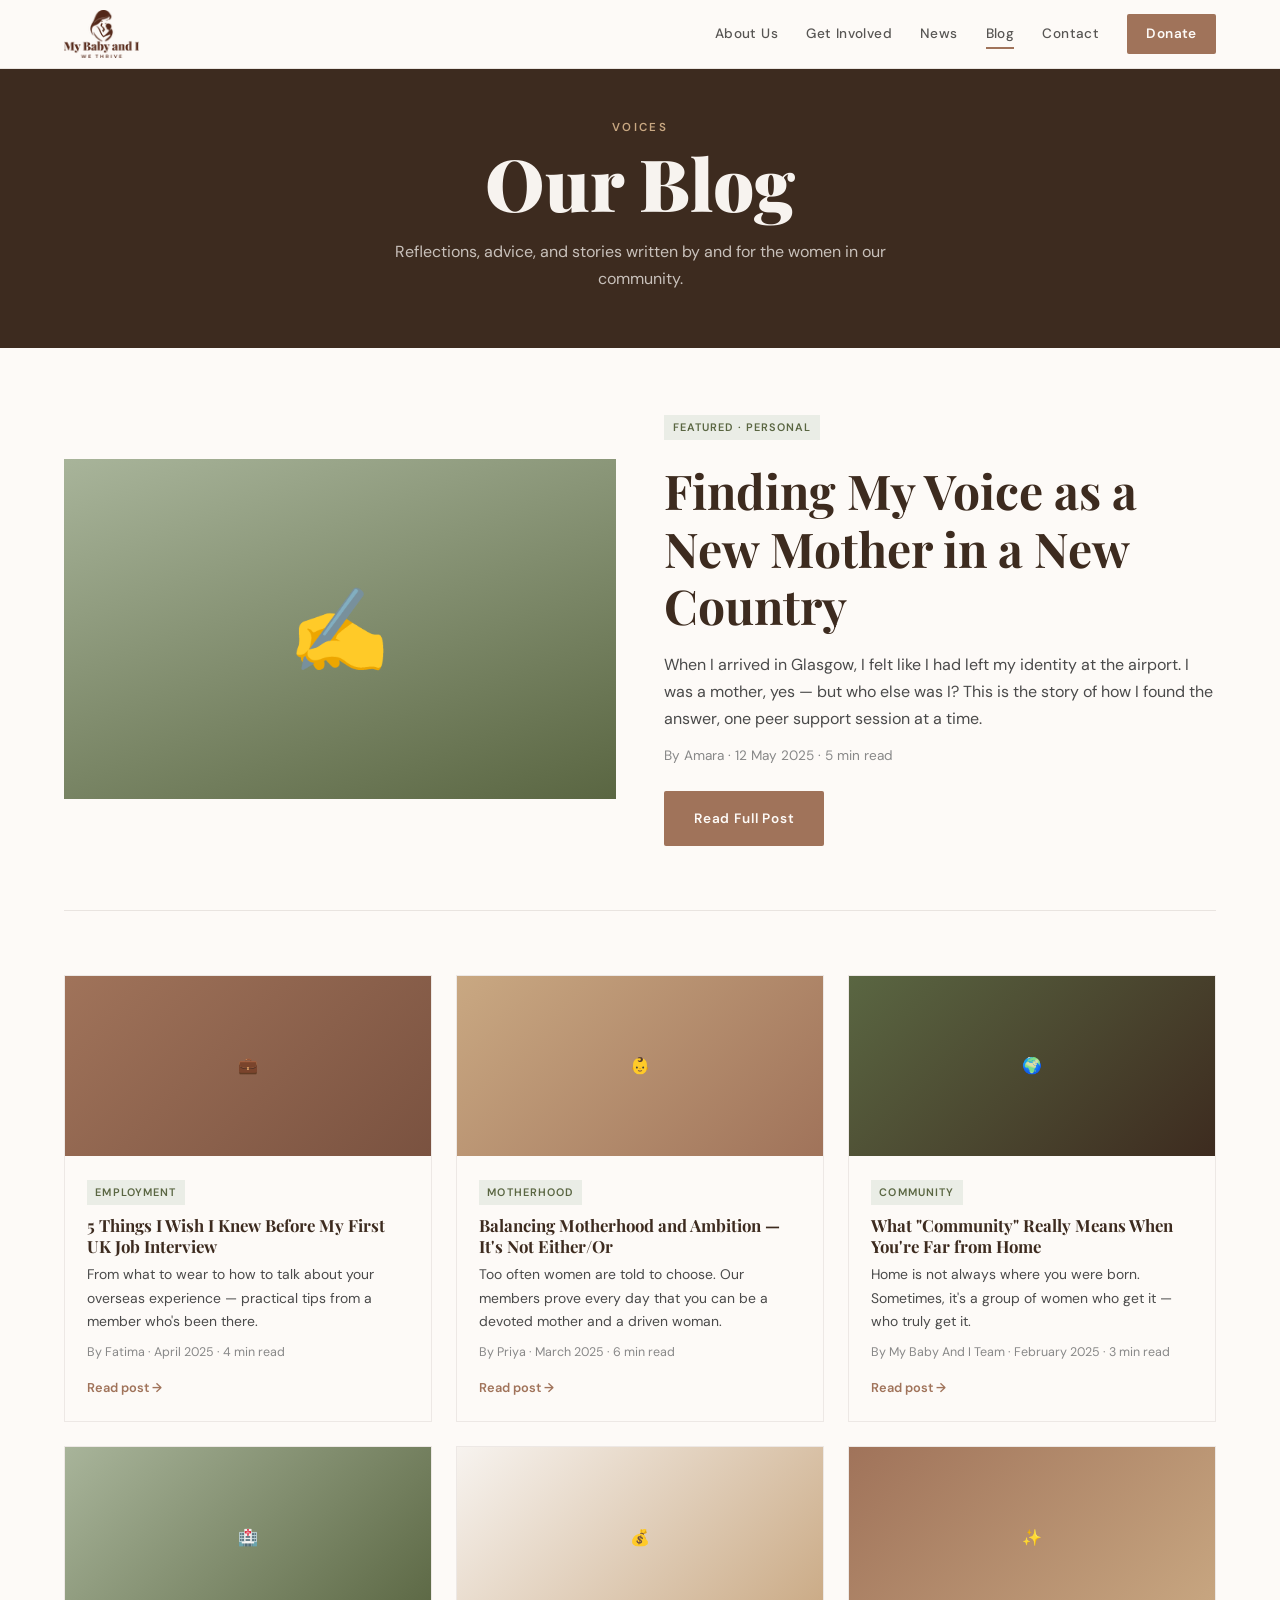
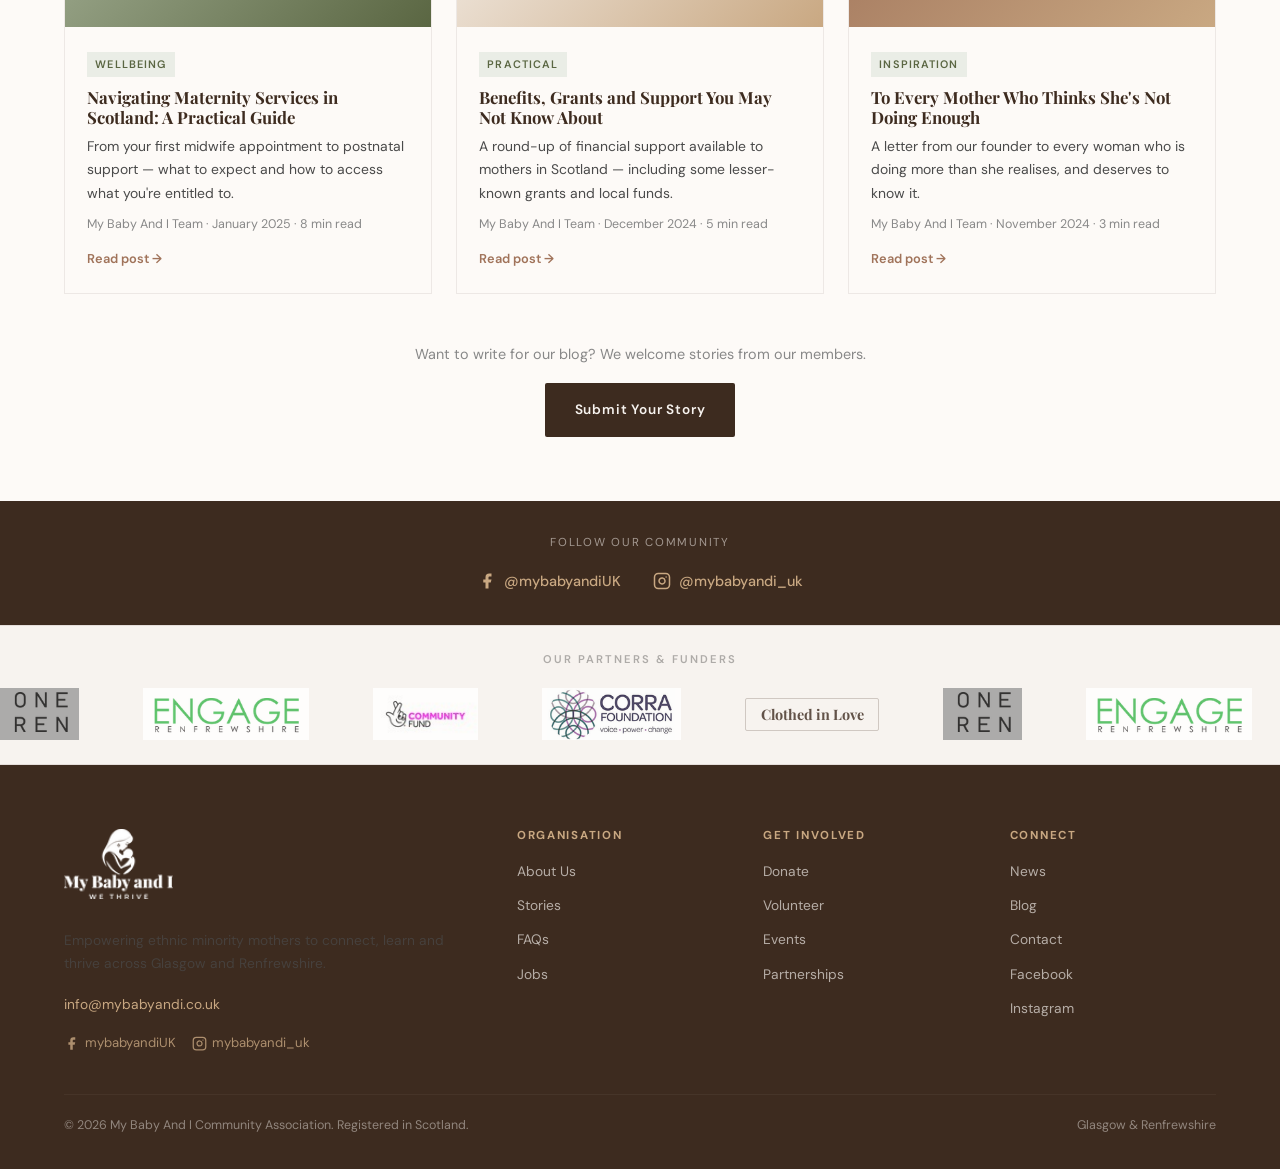
<file: blog.html>
<!DOCTYPE html>
<html lang="en">
<head>
  <meta charset="UTF-8"/>
  <meta name="viewport" content="width=device-width, initial-scale=1.0"/>
  <title>Blog | My Baby And I</title>
  <link rel="stylesheet" href="css/style.css"/>
</head>
<body>
<div id="nav-placeholder"></div>

<div class="page-header">
  <span class="eyebrow" style="color:var(--sand);">Voices</span>
  <h1>Our Blog</h1>
  <p>Reflections, advice, and stories written by and for the women in our community.</p>
</div>

<section class="section">
  <div class="container">

    <!-- Featured post -->
    <div style="display:grid;grid-template-columns:1fr 1fr;gap:3rem;align-items:center;margin-bottom:4rem;padding-bottom:4rem;border-bottom:1px solid rgba(59,35,20,0.1);" class="fade-up">
      <div style="background:linear-gradient(160deg,var(--sage),var(--olive));height:340px;display:flex;align-items:center;justify-content:center;font-size:5rem;">✍️</div>
      <div>
        <span class="card__tag">Featured · Personal</span>
        <h2 style="margin-top:0.75rem;">Finding My Voice as a New Mother in a New Country</h2>
        <p style="margin-top:1rem;">When I arrived in Glasgow, I felt like I had left my identity at the airport. I was a mother, yes — but who else was I? This is the story of how I found the answer, one peer support session at a time.</p>
        <p style="margin-top:0.75rem;font-size:0.85rem;color:#888;">By Amara · 12 May 2025 · 5 min read</p>
        <a href="#" class="btn btn--primary" style="margin-top:1.5rem;">Read Full Post</a>
      </div>
    </div>

    <!-- Blog grid -->
    <div class="cards">
      <div class="card fade-up">
        <div class="card__img" style="background:linear-gradient(135deg,var(--terracotta),var(--rust));">💼</div>
        <div class="card__body">
          <span class="card__tag">Employment</span>
          <h3>5 Things I Wish I Knew Before My First UK Job Interview</h3>
          <p>From what to wear to how to talk about your overseas experience — practical tips from a member who's been there.</p>
          <p style="font-size:0.78rem;color:#888;margin-top:0.5rem;">By Fatima · April 2025 · 4 min read</p>
          <a href="#" class="card__link">Read post</a>
        </div>
      </div>
      <div class="card fade-up">
        <div class="card__img" style="background:linear-gradient(135deg,var(--sand),var(--terracotta));">👶</div>
        <div class="card__body">
          <span class="card__tag">Motherhood</span>
          <h3>Balancing Motherhood and Ambition — It's Not Either/Or</h3>
          <p>Too often women are told to choose. Our members prove every day that you can be a devoted mother and a driven woman.</p>
          <p style="font-size:0.78rem;color:#888;margin-top:0.5rem;">By Priya · March 2025 · 6 min read</p>
          <a href="#" class="card__link">Read post</a>
        </div>
      </div>
      <div class="card fade-up">
        <div class="card__img" style="background:linear-gradient(135deg,var(--olive),var(--deep-brown));">🌍</div>
        <div class="card__body">
          <span class="card__tag">Community</span>
          <h3>What "Community" Really Means When You're Far from Home</h3>
          <p>Home is not always where you were born. Sometimes, it's a group of women who get it — who truly get it.</p>
          <p style="font-size:0.78rem;color:#888;margin-top:0.5rem;">By My Baby And I Team · February 2025 · 3 min read</p>
          <a href="#" class="card__link">Read post</a>
        </div>
      </div>
      <div class="card fade-up">
        <div class="card__img" style="background:linear-gradient(135deg,var(--sage),var(--olive));">🏥</div>
        <div class="card__body">
          <span class="card__tag">Wellbeing</span>
          <h3>Navigating Maternity Services in Scotland: A Practical Guide</h3>
          <p>From your first midwife appointment to postnatal support — what to expect and how to access what you're entitled to.</p>
          <p style="font-size:0.78rem;color:#888;margin-top:0.5rem;">My Baby And I Team · January 2025 · 8 min read</p>
          <a href="#" class="card__link">Read post</a>
        </div>
      </div>
      <div class="card fade-up">
        <div class="card__img" style="background:linear-gradient(135deg,var(--cream),var(--sand));">💰</div>
        <div class="card__body">
          <span class="card__tag">Practical</span>
          <h3>Benefits, Grants and Support You May Not Know About</h3>
          <p>A round-up of financial support available to mothers in Scotland — including some lesser-known grants and local funds.</p>
          <p style="font-size:0.78rem;color:#888;margin-top:0.5rem;">My Baby And I Team · December 2024 · 5 min read</p>
          <a href="#" class="card__link">Read post</a>
        </div>
      </div>
      <div class="card fade-up">
        <div class="card__img" style="background:linear-gradient(135deg,var(--terracotta),var(--sand));">✨</div>
        <div class="card__body">
          <span class="card__tag">Inspiration</span>
          <h3>To Every Mother Who Thinks She's Not Doing Enough</h3>
          <p>A letter from our founder to every woman who is doing more than she realises, and deserves to know it.</p>
          <p style="font-size:0.78rem;color:#888;margin-top:0.5rem;">My Baby And I Team · November 2024 · 3 min read</p>
          <a href="#" class="card__link">Read post</a>
        </div>
      </div>
    </div>

    <div style="text-align:center;margin-top:3rem;" class="fade-up">
      <p style="color:#888;font-size:0.9rem;">Want to write for our blog? We welcome stories from our members.</p>
      <a href="contact.html?subject=Blog Submission" class="btn btn--dark" style="margin-top:1rem;">Submit Your Story</a>
    </div>
  </div>
</section>

<div id="footer-placeholder"></div>
<script src="js/components.js"></script>
<script src="js/main.js"></script>
</body>
</html>
</file>
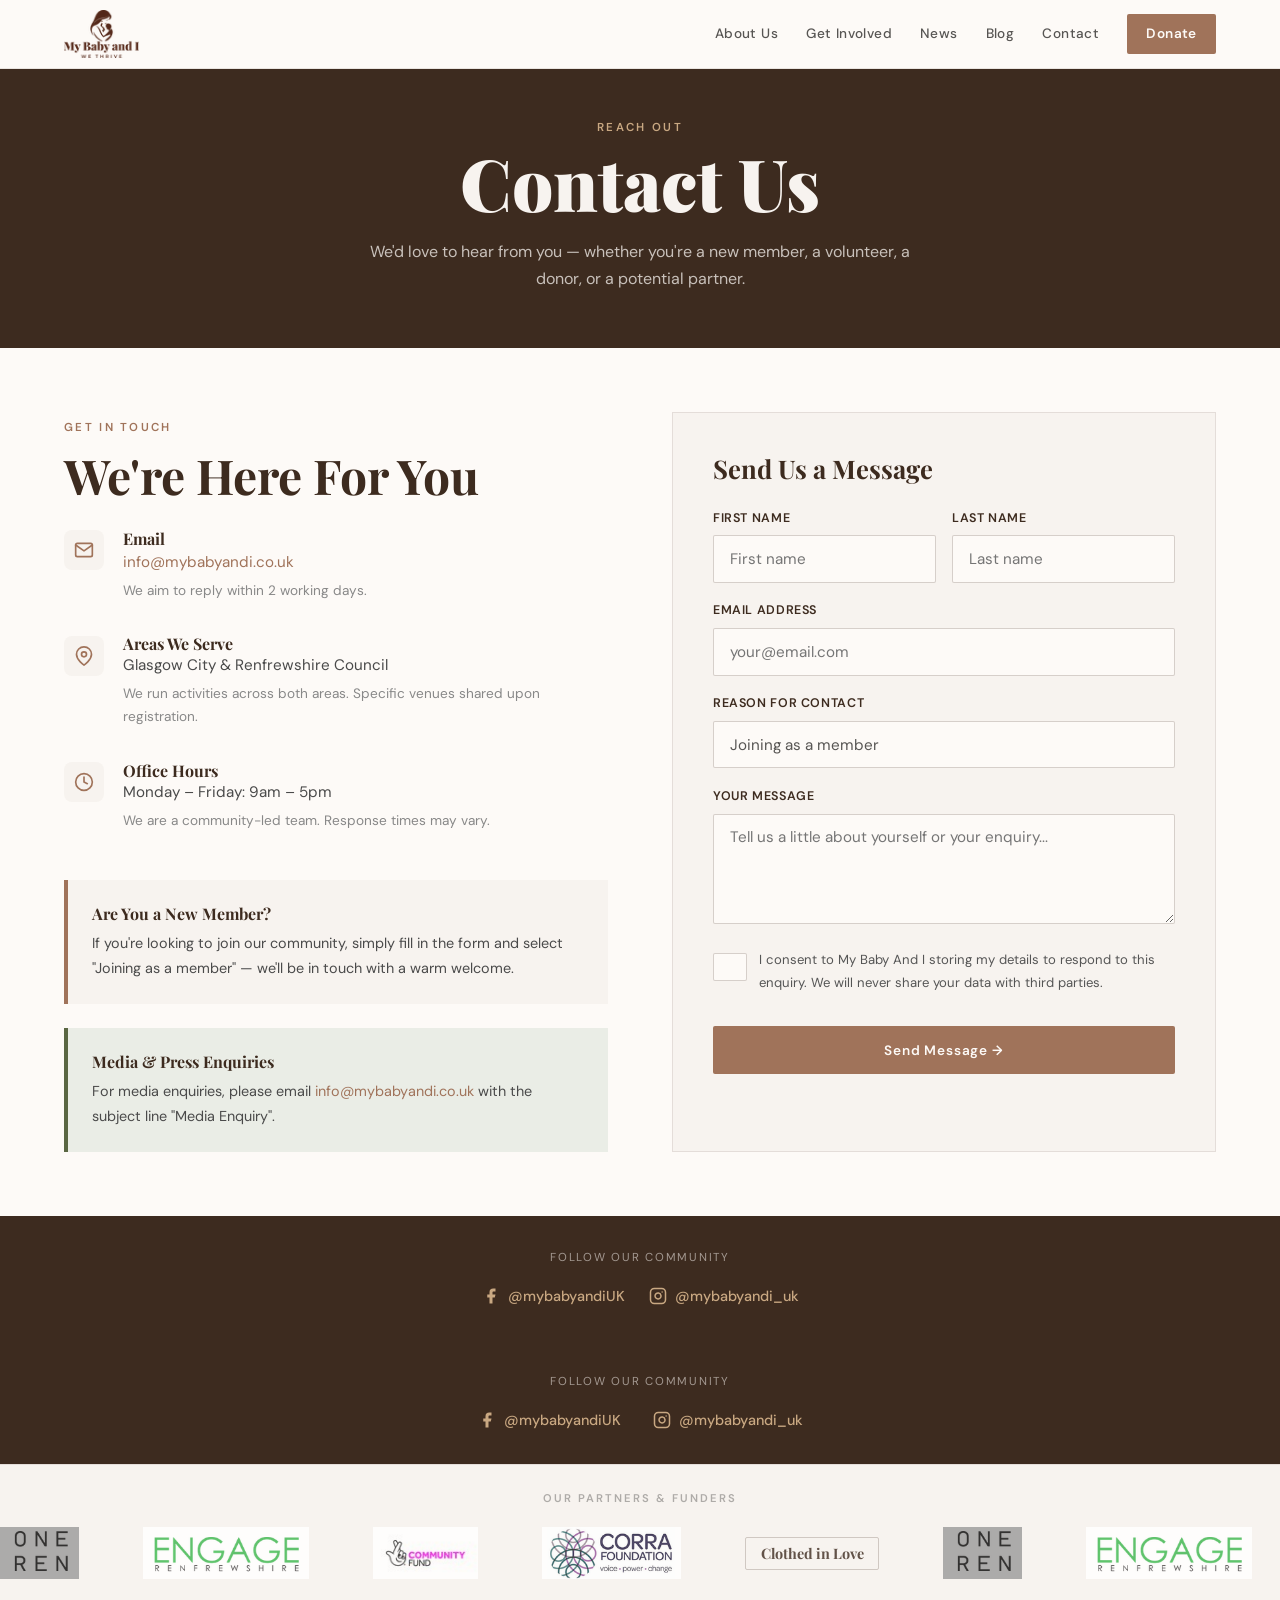
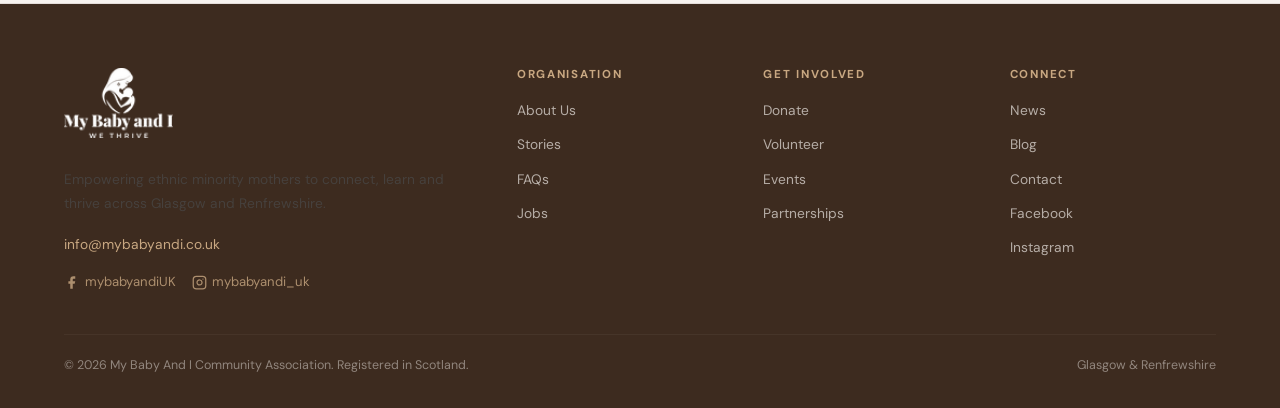
<file: contact(2).html>
<!DOCTYPE html>
<html lang="en">
<head>
  <meta charset="UTF-8"/>
  <meta name="viewport" content="width=device-width, initial-scale=1.0"/>
  <title>Contact | My Baby And I</title>
  <link rel="stylesheet" href="css/style.css"/>
</head>
<body>
<div id="nav-placeholder"></div>

<div class="page-header">
  <span class="eyebrow" style="color:var(--sand);">Reach Out</span>
  <h1>Contact Us</h1>
  <p>We'd love to hear from you — whether you're a new member, a volunteer, a donor, or a potential partner.</p>
</div>

<section class="section">
  <div class="container">
    <div style="display:grid;grid-template-columns:1fr 1fr;gap:4rem;">

      <!-- Contact Info -->
      <div class="fade-up">
        <span class="eyebrow">Get in Touch</span>
        <h2 style="margin-top:0.5rem;margin-bottom:1.5rem;">We're Here For You</h2>

        <div style="display:flex;flex-direction:column;gap:2rem;">
          <div style="display:flex;gap:1.2rem;align-items:flex-start;">
            <div style="margin-top:0.1rem;flex-shrink:0;width:40px;height:40px;background:var(--cream);border-radius:8px;display:flex;align-items:center;justify-content:center;">
                <svg width="20" height="20" viewBox="0 0 24 24" fill="none" stroke="var(--terracotta)" stroke-width="2" stroke-linecap="round" stroke-linejoin="round"><path d="M4 4h16c1.1 0 2 .9 2 2v12c0 1.1-.9 2-2 2H4c-1.1 0-2-.9-2-2V6c0-1.1.9-2 2-2z"/><polyline points="22,6 12,13 2,6"/></svg>
              </div>
            <div>
              <h4>Email</h4>
              <a href="mailto:info@mybabyandi.co.uk" style="color:var(--terracotta);font-size:0.95rem;">info@mybabyandi.co.uk</a>
              <p style="font-size:0.85rem;margin-top:0.2rem;color:#888;">We aim to reply within 2 working days.</p>
            </div>
          </div>
          <div style="display:flex;gap:1.2rem;align-items:flex-start;">
            <div style="margin-top:0.1rem;flex-shrink:0;width:40px;height:40px;background:var(--cream);border-radius:8px;display:flex;align-items:center;justify-content:center;">
                <svg width="20" height="20" viewBox="0 0 24 24" fill="none" stroke="var(--terracotta)" stroke-width="2" stroke-linecap="round" stroke-linejoin="round"><path d="M21 10c0 7-9 13-9 13s-9-6-9-13a9 9 0 0 1 18 0z"/><circle cx="12" cy="10" r="3"/></svg>
              </div>
            <div>
              <h4>Areas We Serve</h4>
              <p style="font-size:0.95rem;">Glasgow City &amp; Renfrewshire Council</p>
              <p style="font-size:0.85rem;margin-top:0.2rem;color:#888;">We run activities across both areas. Specific venues shared upon registration.</p>
            </div>
          </div>
          <div style="display:flex;gap:1.2rem;align-items:flex-start;">
            <div style="margin-top:0.1rem;flex-shrink:0;width:40px;height:40px;background:var(--cream);border-radius:8px;display:flex;align-items:center;justify-content:center;">
                <svg width="20" height="20" viewBox="0 0 24 24" fill="none" stroke="var(--terracotta)" stroke-width="2" stroke-linecap="round" stroke-linejoin="round"><circle cx="12" cy="12" r="10"/><polyline points="12 6 12 12 16 14"/></svg>
              </div>
            <div>
              <h4>Office Hours</h4>
              <p style="font-size:0.95rem;">Monday – Friday: 9am – 5pm</p>
              <p style="font-size:0.85rem;margin-top:0.2rem;color:#888;">We are a community-led team. Response times may vary.</p>
            </div>
          </div>
        </div>

        <div style="margin-top:3rem;padding:1.5rem;background:var(--cream);border-left:4px solid var(--terracotta);">
          <h4>Are You a New Member?</h4>
          <p style="font-size:0.9rem;margin-top:0.5rem;">If you're looking to join our community, simply fill in the form and select "Joining as a member" — we'll be in touch with a warm welcome.</p>
        </div>

        <div style="margin-top:1.5rem;padding:1.5rem;background:var(--light-sage);border-left:4px solid var(--olive);">
          <h4>Media &amp; Press Enquiries</h4>
          <p style="font-size:0.9rem;margin-top:0.5rem;">For media enquiries, please email <a href="mailto:info@mybabyandi.co.uk?subject=Media Enquiry" style="color:var(--terracotta);">info@mybabyandi.co.uk</a> with the subject line "Media Enquiry".</p>
        </div>
      </div>

      <!-- Contact Form -->
      <div class="fade-up" style="background:var(--cream);padding:2.5rem;border:1.5px solid rgba(59,35,20,0.1);">
        <h3 style="margin-bottom:1.5rem;">Send Us a Message</h3>
        <form action="https://formspree.io/f/YOUR_FORM_ID" method="POST">
          <div style="display:grid;grid-template-columns:1fr 1fr;gap:1rem;">
            <div class="form-group">
              <label for="fname">First Name</label>
              <input type="text" name="first_name" id="fname" placeholder="First name" required/>
            </div>
            <div class="form-group">
              <label for="lname">Last Name</label>
              <input type="text" name="last_name" id="lname" placeholder="Last name" required/>
            </div>
          </div>
          <div class="form-group">
            <label for="email">Email Address</label>
            <input type="email" name="email" id="email" placeholder="your@email.com" required/>
          </div>
          <div class="form-group">
            <label for="reason">Reason for Contact</label>
            <select name="reason" id="reason">
              <option>Joining as a member</option>
              <option>Volunteering</option>
              <option>Making a donation</option>
              <option>Corporate partnership</option>
              <option>Clothing donation</option>
              <option>Event registration</option>
              <option>General enquiry</option>
              <option>Media / Press</option>
            </select>
          </div>
          <div class="form-group">
            <label for="message">Your Message</label>
            <textarea name="message" id="message" placeholder="Tell us a little about yourself or your enquiry..." required></textarea>
          </div>
          <div class="form-group" style="display:flex;align-items:flex-start;gap:0.75rem;">
            <input type="checkbox" id="consent" required style="margin-top:4px;width:auto;"/>
            <label for="consent" style="font-size:0.82rem;font-weight:400;text-transform:none;letter-spacing:0;color:#555;">I consent to My Baby And I storing my details to respond to this enquiry. We will never share your data with third parties.</label>
          </div>
          <button type="submit" class="btn btn--primary" style="width:100%;margin-top:0.5rem;">Send Message →</button>
        </form>
      </div>
    </div>
  </div>
</section>



<section style="background:var(--deep-brown);padding:2rem 1.5rem;text-align:center;"><p style="color:rgba(247,243,239,0.55);font-size:0.72rem;letter-spacing:0.15em;text-transform:uppercase;margin-bottom:1rem;">Follow Our Community</p><div style="display:flex;gap:1.5rem;justify-content:center;flex-wrap:wrap;"><a href="https://www.facebook.com/mybabyandiUK" target="_blank" rel="noopener" style="display:flex;align-items:center;gap:0.5rem;color:var(--sand);font-size:0.9rem;font-weight:500;"><svg width="18" height="18" viewBox="0 0 24 24" fill="currentColor"><path d="M18 2h-3a5 5 0 0 0-5 5v3H7v4h3v8h4v-8h3l1-4h-4V7a1 1 0 0 1 1-1h3z"/></svg>@mybabyandiUK</a><a href="https://www.instagram.com/mybabyandi_uk" target="_blank" rel="noopener" style="display:flex;align-items:center;gap:0.5rem;color:var(--sand);font-size:0.9rem;font-weight:500;"><svg width="18" height="18" viewBox="0 0 24 24" fill="none" stroke="currentColor" stroke-width="2" stroke-linecap="round" stroke-linejoin="round"><rect x="2" y="2" width="20" height="20" rx="5" ry="5"/><path d="M16 11.37A4 4 0 1 1 12.63 8 4 4 0 0 1 16 11.37z"/><line x1="17.5" y1="6.5" x2="17.51" y2="6.5"/></svg>@mybabyandi_uk</a></div></section>
<div id="footer-placeholder"></div>
<script src="js/components.js"></script>
<script src="js/main.js"></script>
</body>
</html>
</file>
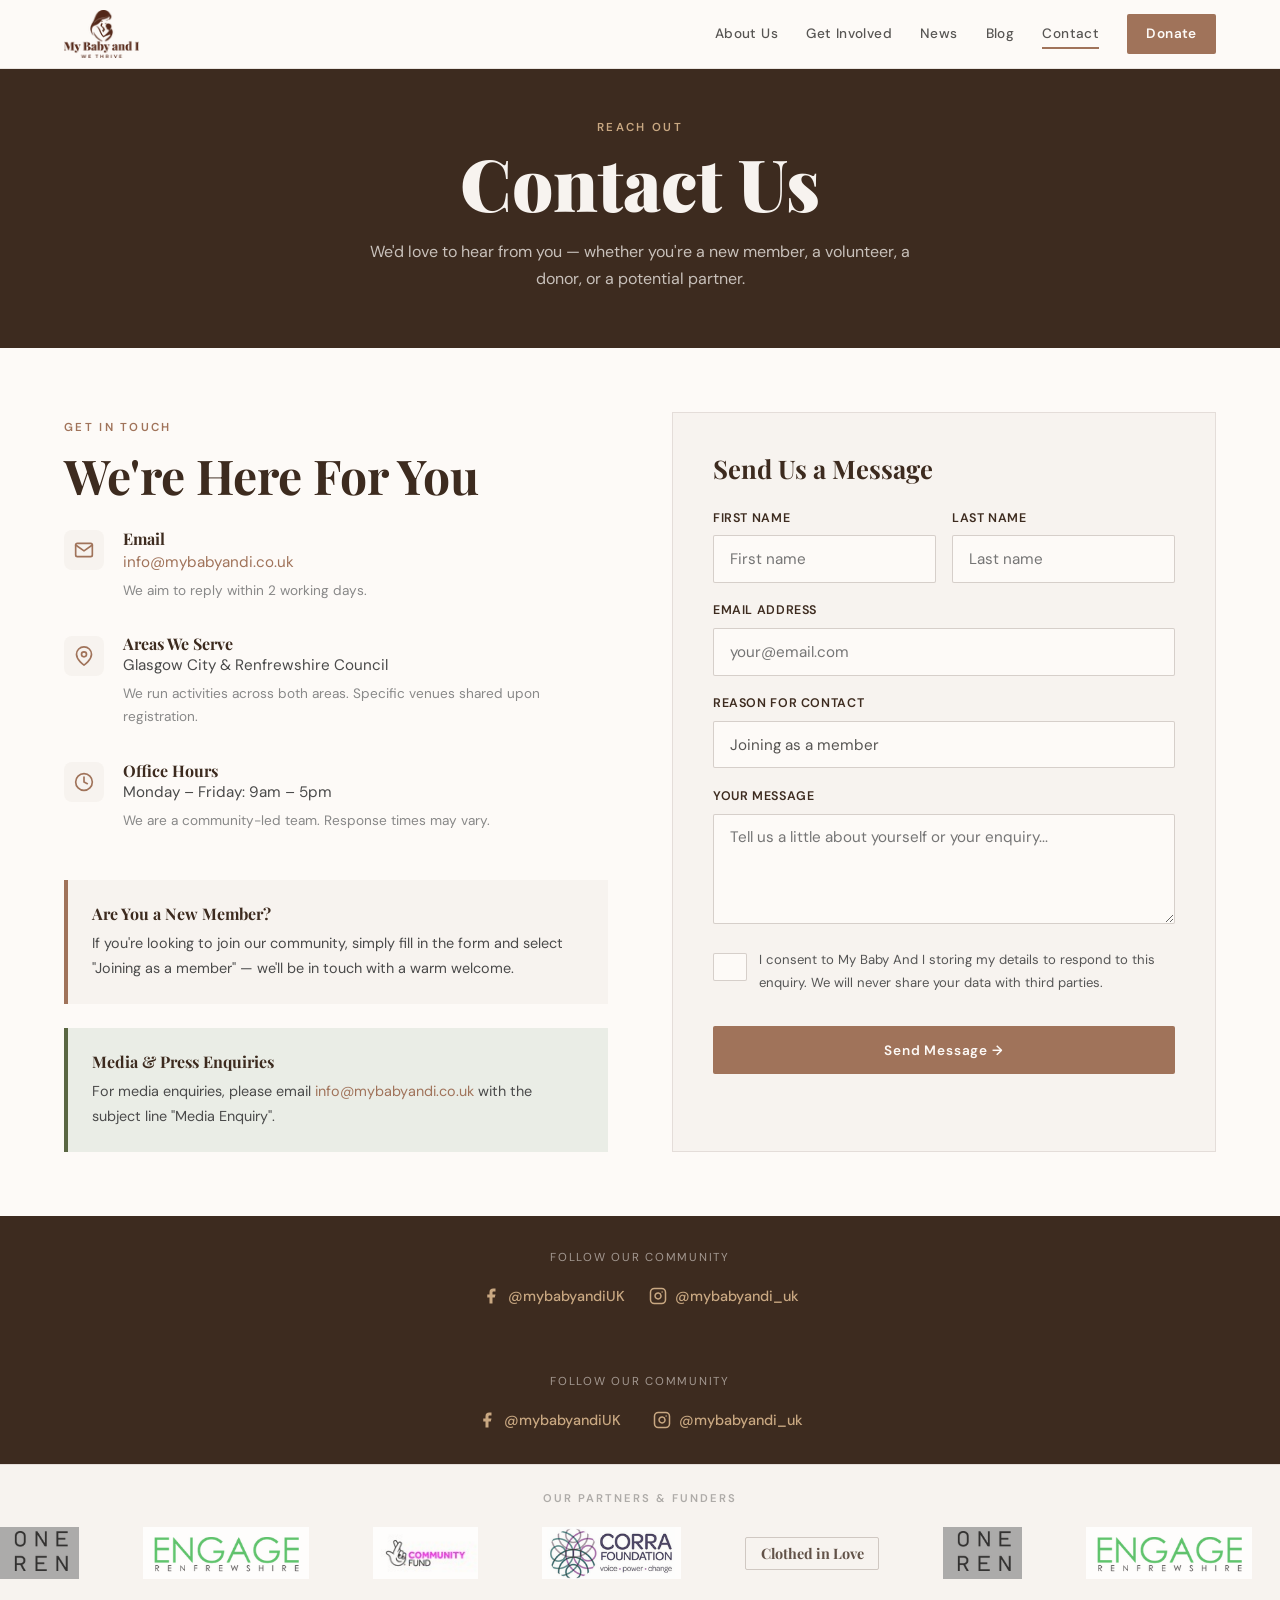
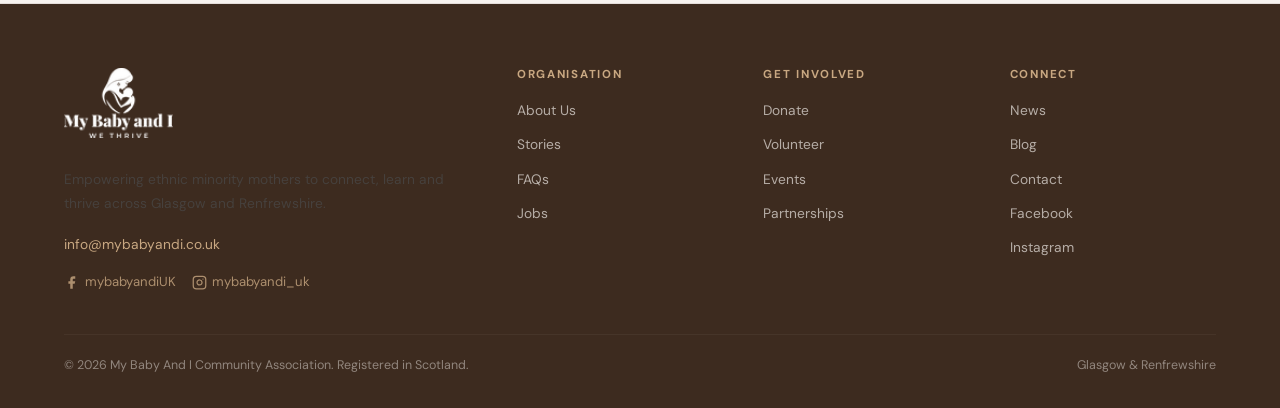
<file: contact.html>
<!DOCTYPE html>
<html lang="en">
<head>
  <meta charset="UTF-8"/>
  <meta name="viewport" content="width=device-width, initial-scale=1.0"/>
  <title>Contact | My Baby And I</title>
  <link rel="stylesheet" href="css/style.css"/>
  <style>
    /* ── Contact page mobile-first layout ── */
    .contact-grid {
      display: grid;
      grid-template-columns: 1fr;
      gap: 2.5rem;
    }
    @media (min-width: 768px) {
      .contact-grid {
        grid-template-columns: 1fr 1fr;
        gap: 4rem;
      }
    }

    .contact-form-box {
      background: var(--cream);
      padding: 1.75rem 1.25rem;
      border: 1.5px solid rgba(59,35,20,0.1);
    }
    @media (min-width: 480px) {
      .contact-form-box {
        padding: 2.5rem;
      }
    }

    .name-fields {
      display: grid;
      grid-template-columns: 1fr;
      gap: 1rem;
    }
    @media (min-width: 480px) {
      .name-fields {
        grid-template-columns: 1fr 1fr;
      }
    }
  </style>
</head>
<body>
<div id="nav-placeholder"></div>

<div class="page-header">
  <span class="eyebrow" style="color:var(--sand);">Reach Out</span>
  <h1>Contact Us</h1>
  <p>We'd love to hear from you — whether you're a new member, a volunteer, a donor, or a potential partner.</p>
</div>

<section class="section">
  <div class="container">
    <div class="contact-grid">

      <!-- Contact Info -->
      <div class="fade-up">
        <span class="eyebrow">Get in Touch</span>
        <h2 style="margin-top:0.5rem;margin-bottom:1.5rem;">We're Here For You</h2>

        <div style="display:flex;flex-direction:column;gap:2rem;">
          <div style="display:flex;gap:1.2rem;align-items:flex-start;">
            <div style="margin-top:0.1rem;flex-shrink:0;width:40px;height:40px;background:var(--cream);border-radius:8px;display:flex;align-items:center;justify-content:center;">
                <svg width="20" height="20" viewBox="0 0 24 24" fill="none" stroke="var(--terracotta)" stroke-width="2" stroke-linecap="round" stroke-linejoin="round"><path d="M4 4h16c1.1 0 2 .9 2 2v12c0 1.1-.9 2-2 2H4c-1.1 0-2-.9-2-2V6c0-1.1.9-2 2-2z"/><polyline points="22,6 12,13 2,6"/></svg>
              </div>
            <div>
              <h4>Email</h4>
              <a href="mailto:info@mybabyandi.co.uk" style="color:var(--terracotta);font-size:0.95rem;">info@mybabyandi.co.uk</a>
              <p style="font-size:0.85rem;margin-top:0.2rem;color:#888;">We aim to reply within 2 working days.</p>
            </div>
          </div>
          <div style="display:flex;gap:1.2rem;align-items:flex-start;">
            <div style="margin-top:0.1rem;flex-shrink:0;width:40px;height:40px;background:var(--cream);border-radius:8px;display:flex;align-items:center;justify-content:center;">
                <svg width="20" height="20" viewBox="0 0 24 24" fill="none" stroke="var(--terracotta)" stroke-width="2" stroke-linecap="round" stroke-linejoin="round"><path d="M21 10c0 7-9 13-9 13s-9-6-9-13a9 9 0 0 1 18 0z"/><circle cx="12" cy="10" r="3"/></svg>
              </div>
            <div>
              <h4>Areas We Serve</h4>
              <p style="font-size:0.95rem;">Glasgow City &amp; Renfrewshire Council</p>
              <p style="font-size:0.85rem;margin-top:0.2rem;color:#888;">We run activities across both areas. Specific venues shared upon registration.</p>
            </div>
          </div>
          <div style="display:flex;gap:1.2rem;align-items:flex-start;">
            <div style="margin-top:0.1rem;flex-shrink:0;width:40px;height:40px;background:var(--cream);border-radius:8px;display:flex;align-items:center;justify-content:center;">
                <svg width="20" height="20" viewBox="0 0 24 24" fill="none" stroke="var(--terracotta)" stroke-width="2" stroke-linecap="round" stroke-linejoin="round"><circle cx="12" cy="12" r="10"/><polyline points="12 6 12 12 16 14"/></svg>
              </div>
            <div>
              <h4>Office Hours</h4>
              <p style="font-size:0.95rem;">Monday – Friday: 9am – 5pm</p>
              <p style="font-size:0.85rem;margin-top:0.2rem;color:#888;">We are a community-led team. Response times may vary.</p>
            </div>
          </div>
        </div>

        <div style="margin-top:3rem;padding:1.5rem;background:var(--cream);border-left:4px solid var(--terracotta);">
          <h4>Are You a New Member?</h4>
          <p style="font-size:0.9rem;margin-top:0.5rem;">If you're looking to join our community, simply fill in the form and select "Joining as a member" — we'll be in touch with a warm welcome.</p>
        </div>

        <div style="margin-top:1.5rem;padding:1.5rem;background:var(--light-sage);border-left:4px solid var(--olive);">
          <h4>Media &amp; Press Enquiries</h4>
          <p style="font-size:0.9rem;margin-top:0.5rem;">For media enquiries, please email <a href="mailto:info@mybabyandi.co.uk?subject=Media Enquiry" style="color:var(--terracotta);">info@mybabyandi.co.uk</a> with the subject line "Media Enquiry".</p>
        </div>
      </div>

      <!-- Contact Form -->
      <div class="fade-up contact-form-box">
        <h3 style="margin-bottom:1.5rem;">Send Us a Message</h3>
        <form action="https://formspree.io/f/YOUR_FORM_ID" method="POST">
          <div class="name-fields">
            <div class="form-group">
              <label for="fname">First Name</label>
              <input type="text" name="first_name" id="fname" placeholder="First name" required/>
            </div>
            <div class="form-group">
              <label for="lname">Last Name</label>
              <input type="text" name="last_name" id="lname" placeholder="Last name" required/>
            </div>
          </div>
          <div class="form-group">
            <label for="email">Email Address</label>
            <input type="email" name="email" id="email" placeholder="your@email.com" required/>
          </div>
          <div class="form-group">
            <label for="reason">Reason for Contact</label>
            <select name="reason" id="reason">
              <option>Joining as a member</option>
              <option>Volunteering</option>
              <option>Making a donation</option>
              <option>Corporate partnership</option>
              <option>Clothing donation</option>
              <option>Event registration</option>
              <option>General enquiry</option>
              <option>Media / Press</option>
            </select>
          </div>
          <div class="form-group">
            <label for="message">Your Message</label>
            <textarea name="message" id="message" placeholder="Tell us a little about yourself or your enquiry..." required></textarea>
          </div>
          <div class="form-group" style="display:flex;align-items:flex-start;gap:0.75rem;">
            <input type="checkbox" id="consent" required style="margin-top:4px;width:auto;"/>
            <label for="consent" style="font-size:0.82rem;font-weight:400;text-transform:none;letter-spacing:0;color:#555;">I consent to My Baby And I storing my details to respond to this enquiry. We will never share your data with third parties.</label>
          </div>
          <button type="submit" class="btn btn--primary" style="width:100%;margin-top:0.5rem;">Send Message →</button>
        </form>
      </div>
    </div>
  </div>
</section>



<section style="background:var(--deep-brown);padding:2rem 1.5rem;text-align:center;"><p style="color:rgba(247,243,239,0.55);font-size:0.72rem;letter-spacing:0.15em;text-transform:uppercase;margin-bottom:1rem;">Follow Our Community</p><div style="display:flex;gap:1.5rem;justify-content:center;flex-wrap:wrap;"><a href="https://www.facebook.com/mybabyandiUK" target="_blank" rel="noopener" style="display:flex;align-items:center;gap:0.5rem;color:var(--sand);font-size:0.9rem;font-weight:500;"><svg width="18" height="18" viewBox="0 0 24 24" fill="currentColor"><path d="M18 2h-3a5 5 0 0 0-5 5v3H7v4h3v8h4v-8h3l1-4h-4V7a1 1 0 0 1 1-1h3z"/></svg>@mybabyandiUK</a><a href="https://www.instagram.com/mybabyandi_uk" target="_blank" rel="noopener" style="display:flex;align-items:center;gap:0.5rem;color:var(--sand);font-size:0.9rem;font-weight:500;"><svg width="18" height="18" viewBox="0 0 24 24" fill="none" stroke="currentColor" stroke-width="2" stroke-linecap="round" stroke-linejoin="round"><rect x="2" y="2" width="20" height="20" rx="5" ry="5"/><path d="M16 11.37A4 4 0 1 1 12.63 8 4 4 0 0 1 16 11.37z"/><line x1="17.5" y1="6.5" x2="17.51" y2="6.5"/></svg>@mybabyandi_uk</a></div></section>
<div id="footer-placeholder"></div>
<script src="js/components.js"></script>
<script src="js/main.js"></script>
</body>
</html>
</file>
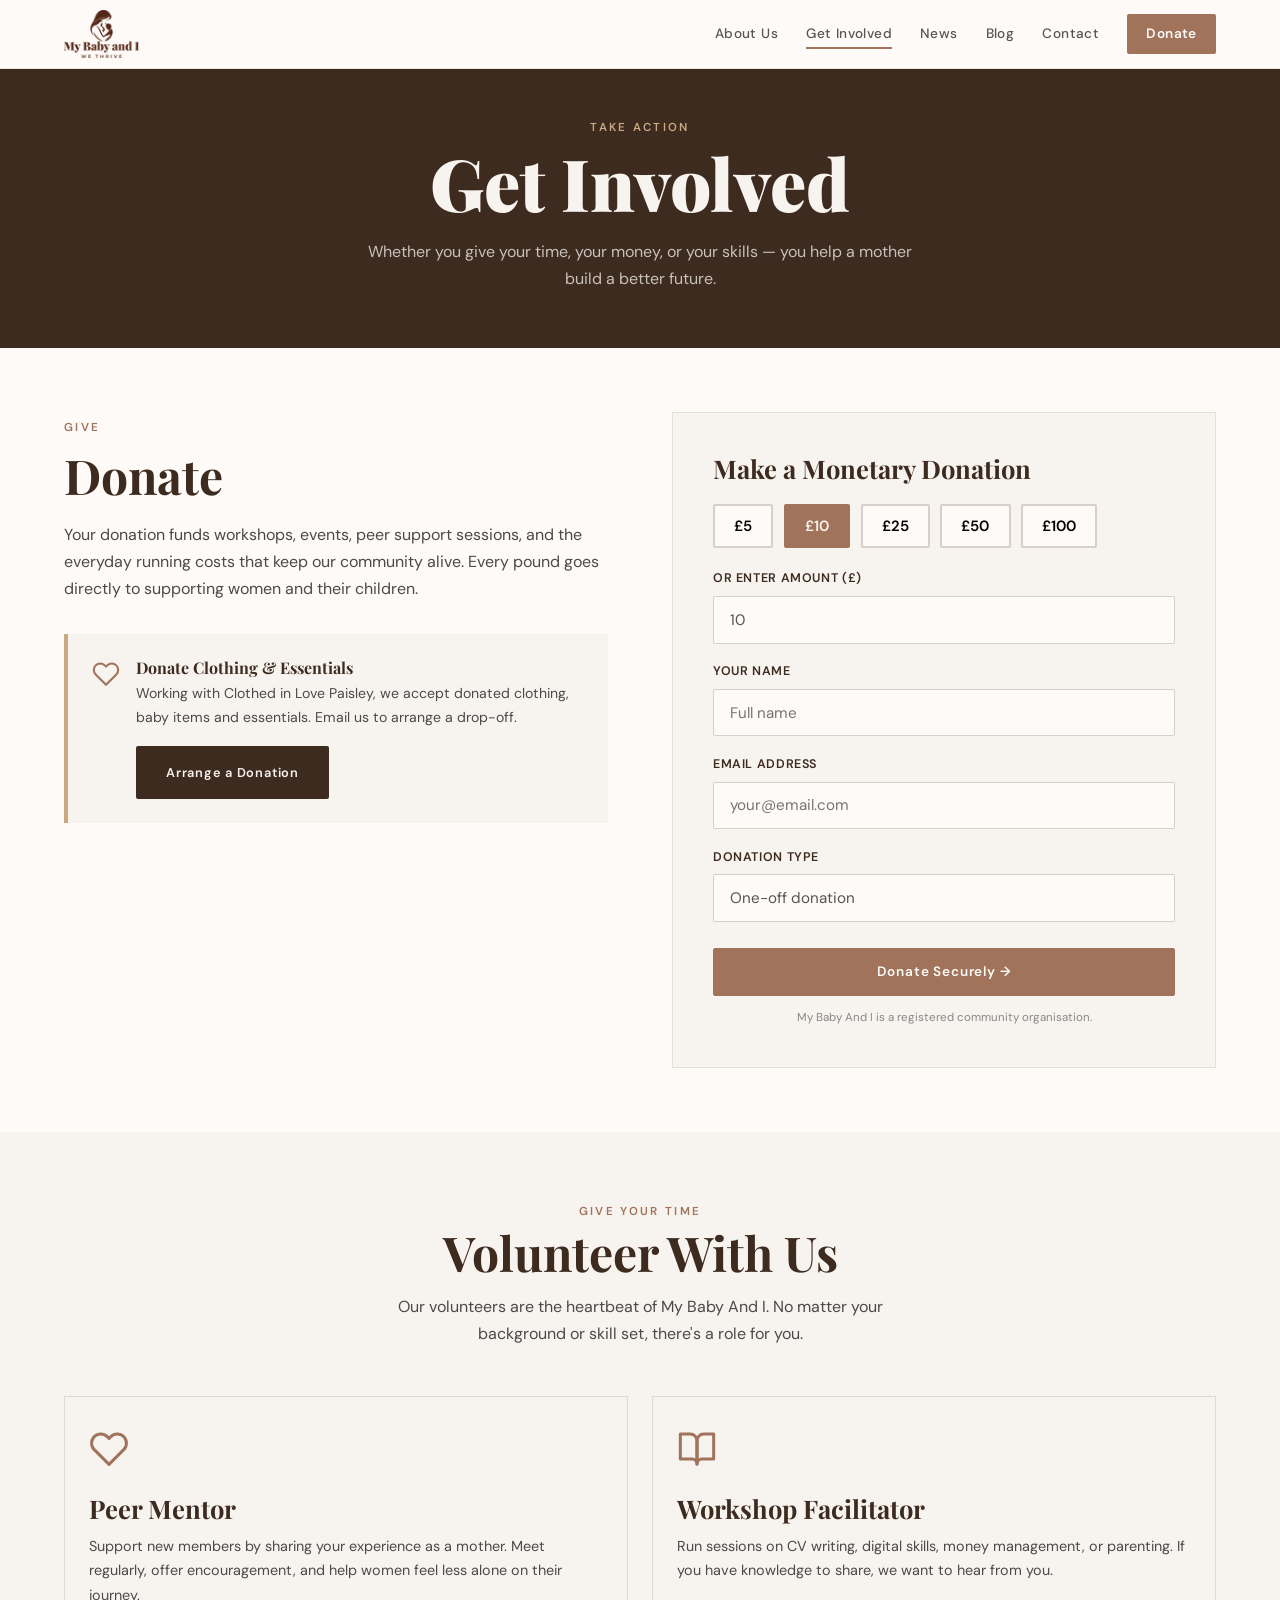
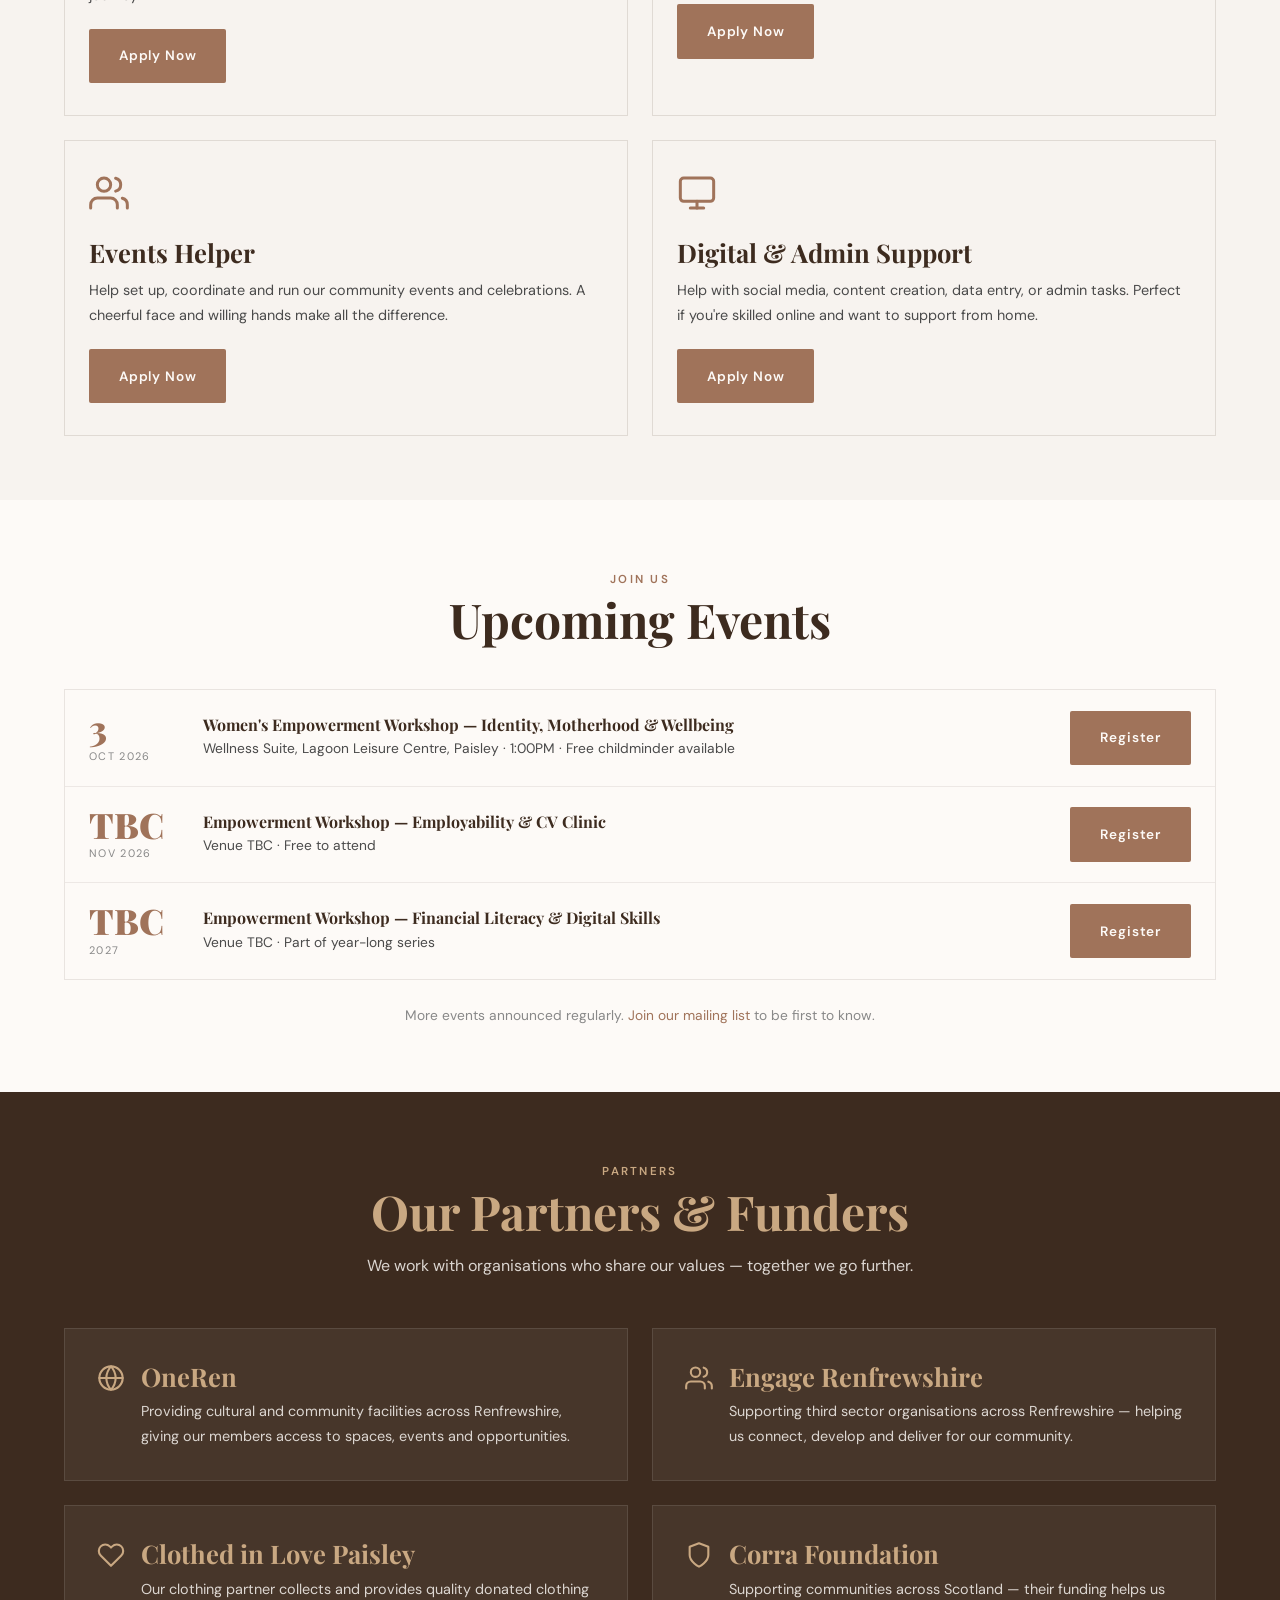
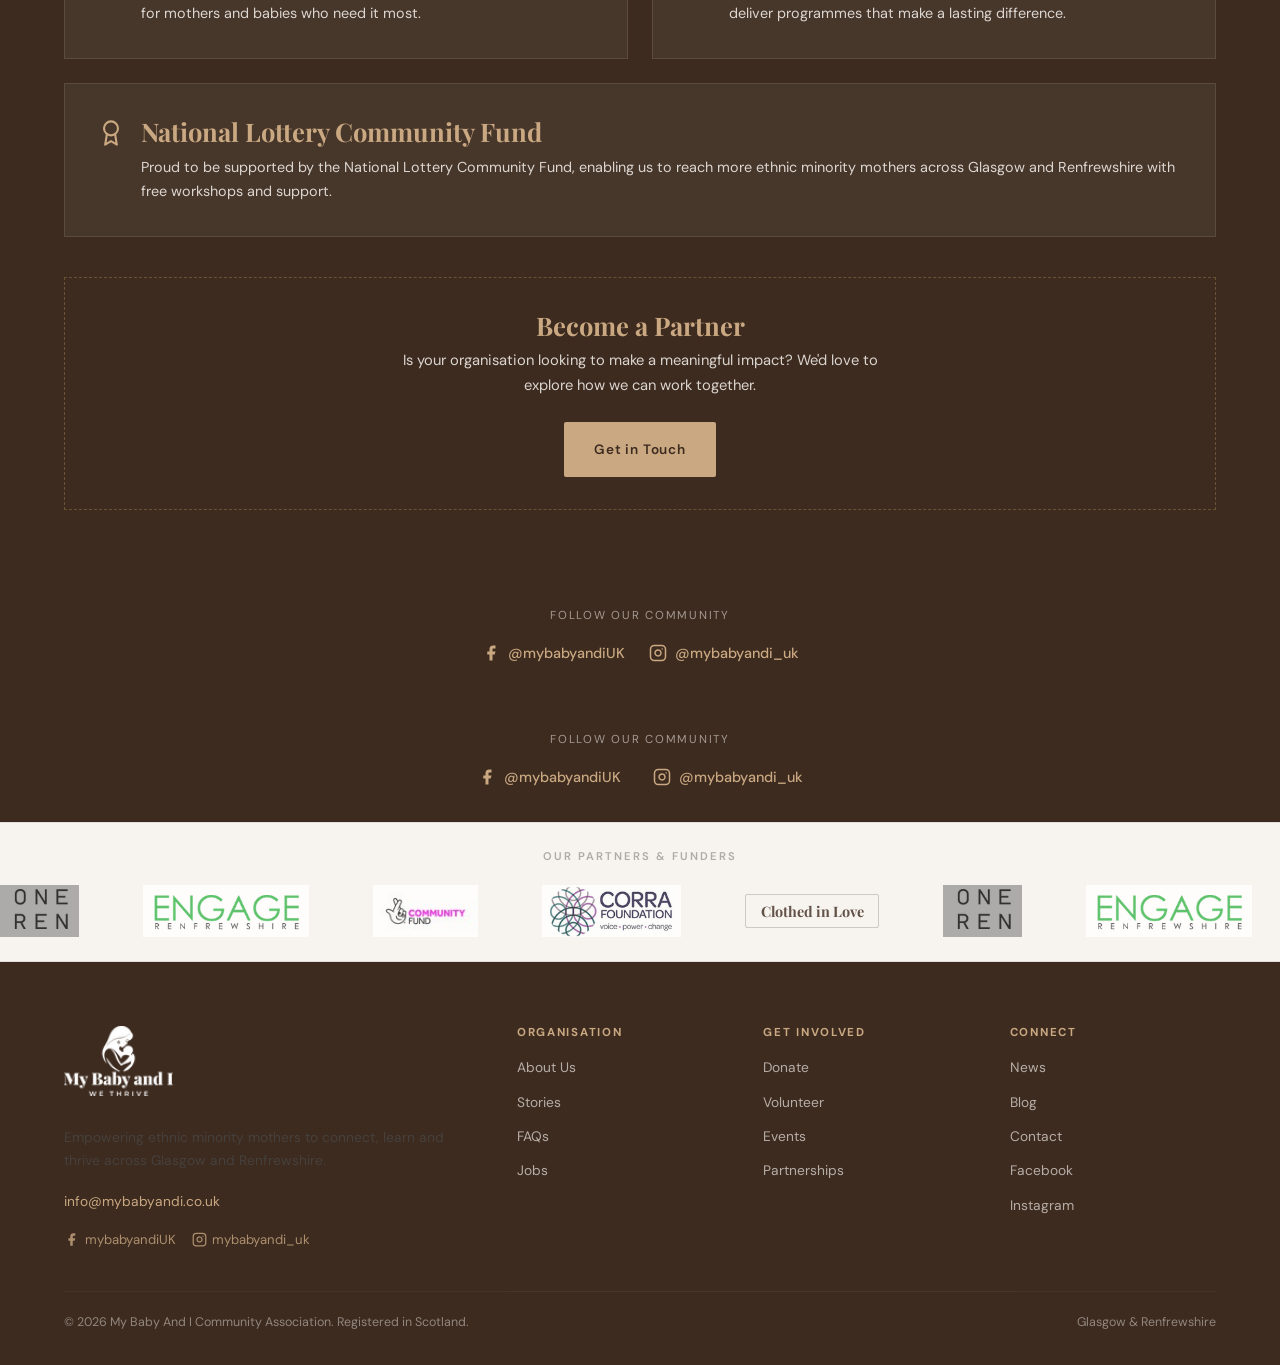
<file: get-involved.html>
<!DOCTYPE html>
<html lang="en">
<head>
  <meta charset="UTF-8"/>
  <meta name="viewport" content="width=device-width, initial-scale=1.0"/>
  <title>Get Involved | My Baby And I</title>
  <meta name="description" content="Donate, volunteer, attend events or become a partner. Every action helps mothers in our community thrive."/>
  <link rel="stylesheet" href="css/style.css"/>
  <style>
    .involve-icon svg { width:40px;height:40px;stroke:var(--terracotta);fill:none;stroke-width:1.8;stroke-linecap:round;stroke-linejoin:round; }
    .event-row { background:var(--warm-white);display:grid;grid-template-columns:90px 1fr auto;gap:1.5rem;align-items:center;padding:1.25rem 1.5rem;border-bottom:1px solid rgba(59,35,20,0.08); }
    .event-row:last-child { border-bottom:none; }
    .event-date-num { font-family:var(--font-display);font-size:2.2rem;font-weight:900;color:var(--terracotta);line-height:1; }
    .event-date-mo  { font-size:0.68rem;letter-spacing:0.12em;text-transform:uppercase;color:#888;margin-top:2px; }
    @media(max-width:600px){
      .event-row{grid-template-columns:70px 1fr;gap:1rem;}
      .event-row .btn{display:none;}
    }
  </style>
</head>
<body>
<div id="nav-placeholder"></div>

<div class="page-header">
  <span class="eyebrow" style="color:var(--sand);">Take Action</span>
  <h1>Get Involved</h1>
  <p>Whether you give your time, your money, or your skills — you help a mother build a better future.</p>
</div>

<!-- ── DONATE ─────────────────────────────────── -->
<section class="section" id="donate">
  <div class="container">
    <div style="display:grid;grid-template-columns:1fr 1fr;gap:4rem;align-items:start;">
      <div class="fade-up">
        <span class="eyebrow">Give</span>
        <h2 style="margin-top:0.5rem;">Donate</h2>
        <p style="margin-top:1rem;">Your donation funds workshops, events, peer support sessions, and the everyday running costs that keep our community alive. Every pound goes directly to supporting women and their children.</p>
        <div style="margin-top:2rem;padding:1.5rem;background:var(--cream);border-left:4px solid var(--sand);display:flex;gap:1rem;align-items:flex-start;">
          <svg width="28" height="28" viewBox="0 0 24 24" fill="none" stroke="var(--terracotta)" stroke-width="1.8" stroke-linecap="round" stroke-linejoin="round" style="flex-shrink:0;margin-top:2px;"><path d="M20.84 4.61a5.5 5.5 0 0 0-7.78 0L12 5.67l-1.06-1.06a5.5 5.5 0 0 0-7.78 7.78l1.06 1.06L12 21.23l7.78-7.78 1.06-1.06a5.5 5.5 0 0 0 0-7.78z"/></svg>
          <div>
            <h4>Donate Clothing &amp; Essentials</h4>
            <p style="font-size:0.88rem;margin-top:0.3rem;">Working with Clothed in Love Paisley, we accept donated clothing, baby items and essentials. Email us to arrange a drop-off.</p>
            <a href="mailto:info@mybabyandi.co.uk?subject=Clothing Donation" class="btn btn--dark" style="margin-top:1rem;font-size:0.8rem;">Arrange a Donation</a>
          </div>
        </div>
      </div>
      <div class="fade-up" style="background:var(--cream);padding:2.5rem;border:1.5px solid rgba(59,35,20,0.1);">
        <h3 style="margin-bottom:1.25rem;">Make a Monetary Donation</h3>
        <div class="donate-amounts">
          <button class="donate-btn" data-amount="5">£5</button>
          <button class="donate-btn active" data-amount="10">£10</button>
          <button class="donate-btn" data-amount="25">£25</button>
          <button class="donate-btn" data-amount="50">£50</button>
          <button class="donate-btn" data-amount="100">£100</button>
        </div>
        <div class="form-group">
          <label for="custom-amount">Or enter amount (£)</label>
          <input type="number" id="custom-amount" placeholder="e.g. 20" value="10"/>
        </div>
        <div class="form-group">
          <label for="donate-name">Your Name</label>
          <input type="text" id="donate-name" placeholder="Full name"/>
        </div>
        <div class="form-group">
          <label for="donate-email">Email Address</label>
          <input type="email" id="donate-email" placeholder="your@email.com"/>
        </div>
        <div class="form-group">
          <label for="donate-freq">Donation Type</label>
          <select id="donate-freq">
            <option>One-off donation</option>
            <option>Monthly donation</option>
          </select>
        </div>
        <button class="btn btn--primary" style="width:100%;margin-top:0.5rem;" onclick="alert('Thank you! Secure payment coming soon. Please email info@mybabyandi.co.uk to donate today.')">Donate Securely →</button>
        <p style="font-size:0.72rem;color:#888;margin-top:0.75rem;text-align:center;">My Baby And I is a registered community organisation.</p>
      </div>
    </div>
  </div>
</section>

<!-- ── VOLUNTEER ───────────────────────────────── -->
<section class="section section--cream" id="volunteer">
  <div class="container">
    <div style="text-align:center;margin-bottom:3rem;" class="fade-up">
      <span class="eyebrow">Give Your Time</span>
      <h2>Volunteer With Us</h2>
      <p style="max-width:520px;margin:0.75rem auto 0;">Our volunteers are the heartbeat of My Baby And I. No matter your background or skill set, there's a role for you.</p>
    </div>
    <div class="involve-grid">
      <div class="involve-card fade-up">
        <div class="involve-icon" style="margin-bottom:1rem;">
          <svg viewBox="0 0 24 24"><path d="M20.84 4.61a5.5 5.5 0 0 0-7.78 0L12 5.67l-1.06-1.06a5.5 5.5 0 0 0-7.78 7.78l1.06 1.06L12 21.23l7.78-7.78 1.06-1.06a5.5 5.5 0 0 0 0-7.78z"/></svg>
        </div>
        <h3>Peer Mentor</h3>
        <p>Support new members by sharing your experience as a mother. Meet regularly, offer encouragement, and help women feel less alone on their journey.</p>
        <a href="contact.html" class="btn btn--primary">Apply Now</a>
      </div>
      <div class="involve-card fade-up">
        <div class="involve-icon" style="margin-bottom:1rem;">
          <svg viewBox="0 0 24 24"><path d="M2 3h6a4 4 0 0 1 4 4v14a3 3 0 0 0-3-3H2z"/><path d="M22 3h-6a4 4 0 0 0-4 4v14a3 3 0 0 1 3-3h7z"/></svg>
        </div>
        <h3>Workshop Facilitator</h3>
        <p>Run sessions on CV writing, digital skills, money management, or parenting. If you have knowledge to share, we want to hear from you.</p>
        <a href="contact.html" class="btn btn--primary">Apply Now</a>
      </div>
      <div class="involve-card fade-up">
        <div class="involve-icon" style="margin-bottom:1rem;">
          <svg viewBox="0 0 24 24"><path d="M17 21v-2a4 4 0 0 0-4-4H5a4 4 0 0 0-4 4v2"/><circle cx="9" cy="7" r="4"/><path d="M23 21v-2a4 4 0 0 0-3-3.87"/><path d="M16 3.13a4 4 0 0 1 0 7.75"/></svg>
        </div>
        <h3>Events Helper</h3>
        <p>Help set up, coordinate and run our community events and celebrations. A cheerful face and willing hands make all the difference.</p>
        <a href="contact.html" class="btn btn--primary">Apply Now</a>
      </div>
      <div class="involve-card fade-up">
        <div class="involve-icon" style="margin-bottom:1rem;">
          <svg viewBox="0 0 24 24"><rect x="2" y="3" width="20" height="14" rx="2" ry="2"/><line x1="8" y1="21" x2="16" y2="21"/><line x1="12" y1="17" x2="12" y2="21"/></svg>
        </div>
        <h3>Digital &amp; Admin Support</h3>
        <p>Help with social media, content creation, data entry, or admin tasks. Perfect if you're skilled online and want to support from home.</p>
        <a href="contact.html" class="btn btn--primary">Apply Now</a>
      </div>
    </div>
  </div>
</section>

<!-- ── EVENTS ──────────────────────────────────── -->
<section class="section" id="events">
  <div class="container">
    <div style="text-align:center;margin-bottom:2.5rem;" class="fade-up">
      <span class="eyebrow">Join Us</span>
      <h2>Upcoming Events</h2>
    </div>
    <div style="border:1px solid rgba(59,35,20,0.1);" class="fade-up">
      <div class="event-row">
        <div>
          <div class="event-date-num">3</div>
          <div class="event-date-mo">Oct 2026</div>
        </div>
        <div>
          <h4>Women's Empowerment Workshop — Identity, Motherhood &amp; Wellbeing</h4>
          <p style="font-size:0.86rem;margin-top:0.2rem;">Wellness Suite, Lagoon Leisure Centre, Paisley · 1:00PM · Free childminder available</p>
        </div>
        <a href="news-empowerment-workshop.html" class="btn btn--primary" style="white-space:nowrap;">Register</a>
      </div>
      <div class="event-row">
        <div>
          <div class="event-date-num">TBC</div>
          <div class="event-date-mo">Nov 2026</div>
        </div>
        <div>
          <h4>Empowerment Workshop — Employability &amp; CV Clinic</h4>
          <p style="font-size:0.86rem;margin-top:0.2rem;">Venue TBC · Free to attend</p>
        </div>
        <a href="contact.html" class="btn btn--primary" style="white-space:nowrap;">Register</a>
      </div>
      <div class="event-row">
        <div>
          <div class="event-date-num">TBC</div>
          <div class="event-date-mo">2027</div>
        </div>
        <div>
          <h4>Empowerment Workshop — Financial Literacy &amp; Digital Skills</h4>
          <p style="font-size:0.86rem;margin-top:0.2rem;">Venue TBC · Part of year-long series</p>
        </div>
        <a href="contact.html" class="btn btn--primary" style="white-space:nowrap;">Register</a>
      </div>
    </div>
    <p style="text-align:center;margin-top:1.5rem;font-size:0.86rem;color:#888;">More events announced regularly. <a href="contact.html" style="color:var(--terracotta);">Join our mailing list</a> to be first to know.</p>
  </div>
</section>

<!-- ── CORPORATE PARTNERS ──────────────────────── -->
<section class="section section--dark" id="partners">
  <div class="container">
    <div style="text-align:center;margin-bottom:3rem;" class="fade-up">
      <span class="eyebrow" style="color:var(--sand);">Partners</span>
      <h2>Our Partners &amp; Funders</h2>
      <p style="max-width:560px;margin:0.75rem auto 0;">We work with organisations who share our values — together we go further.</p>
    </div>
    <div style="display:grid;grid-template-columns:repeat(2,1fr);gap:1.5rem;" class="fade-up">
      <div style="background:rgba(255,255,255,0.05);border:1px solid rgba(255,255,255,0.1);padding:2rem;display:flex;gap:1rem;align-items:flex-start;">
        <svg width="28" height="28" viewBox="0 0 24 24" fill="none" stroke="var(--sand)" stroke-width="1.8" stroke-linecap="round" stroke-linejoin="round" style="flex-shrink:0;margin-top:3px;"><circle cx="12" cy="12" r="10"/><line x1="2" y1="12" x2="22" y2="12"/><path d="M12 2a15.3 15.3 0 0 1 4 10 15.3 15.3 0 0 1-4 10 15.3 15.3 0 0 1-4-10 15.3 15.3 0 0 1 4-10z"/></svg>
        <div><h3 style="color:var(--sand);">OneRen</h3><p style="margin-top:0.5rem;font-size:0.9rem;">Providing cultural and community facilities across Renfrewshire, giving our members access to spaces, events and opportunities.</p></div>
      </div>
      <div style="background:rgba(255,255,255,0.05);border:1px solid rgba(255,255,255,0.1);padding:2rem;display:flex;gap:1rem;align-items:flex-start;">
        <svg width="28" height="28" viewBox="0 0 24 24" fill="none" stroke="var(--sand)" stroke-width="1.8" stroke-linecap="round" stroke-linejoin="round" style="flex-shrink:0;margin-top:3px;"><path d="M17 21v-2a4 4 0 0 0-4-4H5a4 4 0 0 0-4 4v2"/><circle cx="9" cy="7" r="4"/><path d="M23 21v-2a4 4 0 0 0-3-3.87"/><path d="M16 3.13a4 4 0 0 1 0 7.75"/></svg>
        <div><h3 style="color:var(--sand);">Engage Renfrewshire</h3><p style="margin-top:0.5rem;font-size:0.9rem;">Supporting third sector organisations across Renfrewshire — helping us connect, develop and deliver for our community.</p></div>
      </div>
      <div style="background:rgba(255,255,255,0.05);border:1px solid rgba(255,255,255,0.1);padding:2rem;display:flex;gap:1rem;align-items:flex-start;">
        <svg width="28" height="28" viewBox="0 0 24 24" fill="none" stroke="var(--sand)" stroke-width="1.8" stroke-linecap="round" stroke-linejoin="round" style="flex-shrink:0;margin-top:3px;"><path d="M20.84 4.61a5.5 5.5 0 0 0-7.78 0L12 5.67l-1.06-1.06a5.5 5.5 0 0 0-7.78 7.78l1.06 1.06L12 21.23l7.78-7.78 1.06-1.06a5.5 5.5 0 0 0 0-7.78z"/></svg>
        <div><h3 style="color:var(--sand);">Clothed in Love Paisley</h3><p style="margin-top:0.5rem;font-size:0.9rem;">Our clothing partner collects and provides quality donated clothing for mothers and babies who need it most.</p></div>
      </div>
      <div style="background:rgba(255,255,255,0.05);border:1px solid rgba(255,255,255,0.1);padding:2rem;display:flex;gap:1rem;align-items:flex-start;">
        <svg width="28" height="28" viewBox="0 0 24 24" fill="none" stroke="var(--sand)" stroke-width="1.8" stroke-linecap="round" stroke-linejoin="round" style="flex-shrink:0;margin-top:3px;"><path d="M12 22s8-4 8-10V5l-8-3-8 3v7c0 6 8 10 8 10z"/></svg>
        <div><h3 style="color:var(--sand);">Corra Foundation</h3><p style="margin-top:0.5rem;font-size:0.9rem;">Supporting communities across Scotland — their funding helps us deliver programmes that make a lasting difference.</p></div>
      </div>
      <div style="background:rgba(255,255,255,0.05);border:1px solid rgba(255,255,255,0.1);padding:2rem;display:flex;gap:1rem;align-items:flex-start;grid-column:1/-1;">
        <svg width="28" height="28" viewBox="0 0 24 24" fill="none" stroke="var(--sand)" stroke-width="1.8" stroke-linecap="round" stroke-linejoin="round" style="flex-shrink:0;margin-top:3px;"><circle cx="12" cy="8" r="6"/><path d="M15.477 12.89L17 22l-5-3-5 3 1.523-9.11"/></svg>
        <div><h3 style="color:var(--sand);">National Lottery Community Fund</h3><p style="margin-top:0.5rem;font-size:0.9rem;">Proud to be supported by the National Lottery Community Fund, enabling us to reach more ethnic minority mothers across Glasgow and Renfrewshire with free workshops and support.</p></div>
      </div>
    </div>
    <div style="margin-top:2.5rem;text-align:center;padding:2rem;border:1px dashed rgba(212,169,106,0.3);" class="fade-up">
      <h3 style="color:var(--sand);">Become a Partner</h3>
      <p style="margin-top:0.5rem;max-width:480px;margin-left:auto;margin-right:auto;font-size:0.92rem;">Is your organisation looking to make a meaningful impact? We'd love to explore how we can work together.</p>
      <a href="contact.html" class="btn btn--sand" style="margin-top:1.5rem;">Get in Touch</a>
    </div>
  </div>
</section>

<!-- ── SOCIAL ───────────────────────────────────── -->
<section style="background:var(--deep-brown);padding:2rem 1.5rem;text-align:center;">
  <p style="color:rgba(247,243,239,0.55);font-size:0.72rem;letter-spacing:0.15em;text-transform:uppercase;margin-bottom:1rem;">Follow Our Community</p>
  <div style="display:flex;gap:1.5rem;justify-content:center;flex-wrap:wrap;">
    <a href="https://www.facebook.com/mybabyandiUK" target="_blank" rel="noopener" style="display:flex;align-items:center;gap:0.5rem;color:var(--sand);font-size:0.9rem;font-weight:500;">
      <svg width="18" height="18" viewBox="0 0 24 24" fill="currentColor"><path d="M18 2h-3a5 5 0 0 0-5 5v3H7v4h3v8h4v-8h3l1-4h-4V7a1 1 0 0 1 1-1h3z"/></svg>
      @mybabyandiUK
    </a>
    <a href="https://www.instagram.com/mybabyandi_uk" target="_blank" rel="noopener" style="display:flex;align-items:center;gap:0.5rem;color:var(--sand);font-size:0.9rem;font-weight:500;">
      <svg width="18" height="18" viewBox="0 0 24 24" fill="none" stroke="currentColor" stroke-width="2" stroke-linecap="round" stroke-linejoin="round"><rect x="2" y="2" width="20" height="20" rx="5" ry="5"/><path d="M16 11.37A4 4 0 1 1 12.63 8 4 4 0 0 1 16 11.37z"/><line x1="17.5" y1="6.5" x2="17.51" y2="6.5"/></svg>
      @mybabyandi_uk
    </a>
  </div>
</section>

<div id="footer-placeholder"></div>
<script src="js/components.js"></script>
<script src="js/main.js"></script>
</body>
</html>
</file>
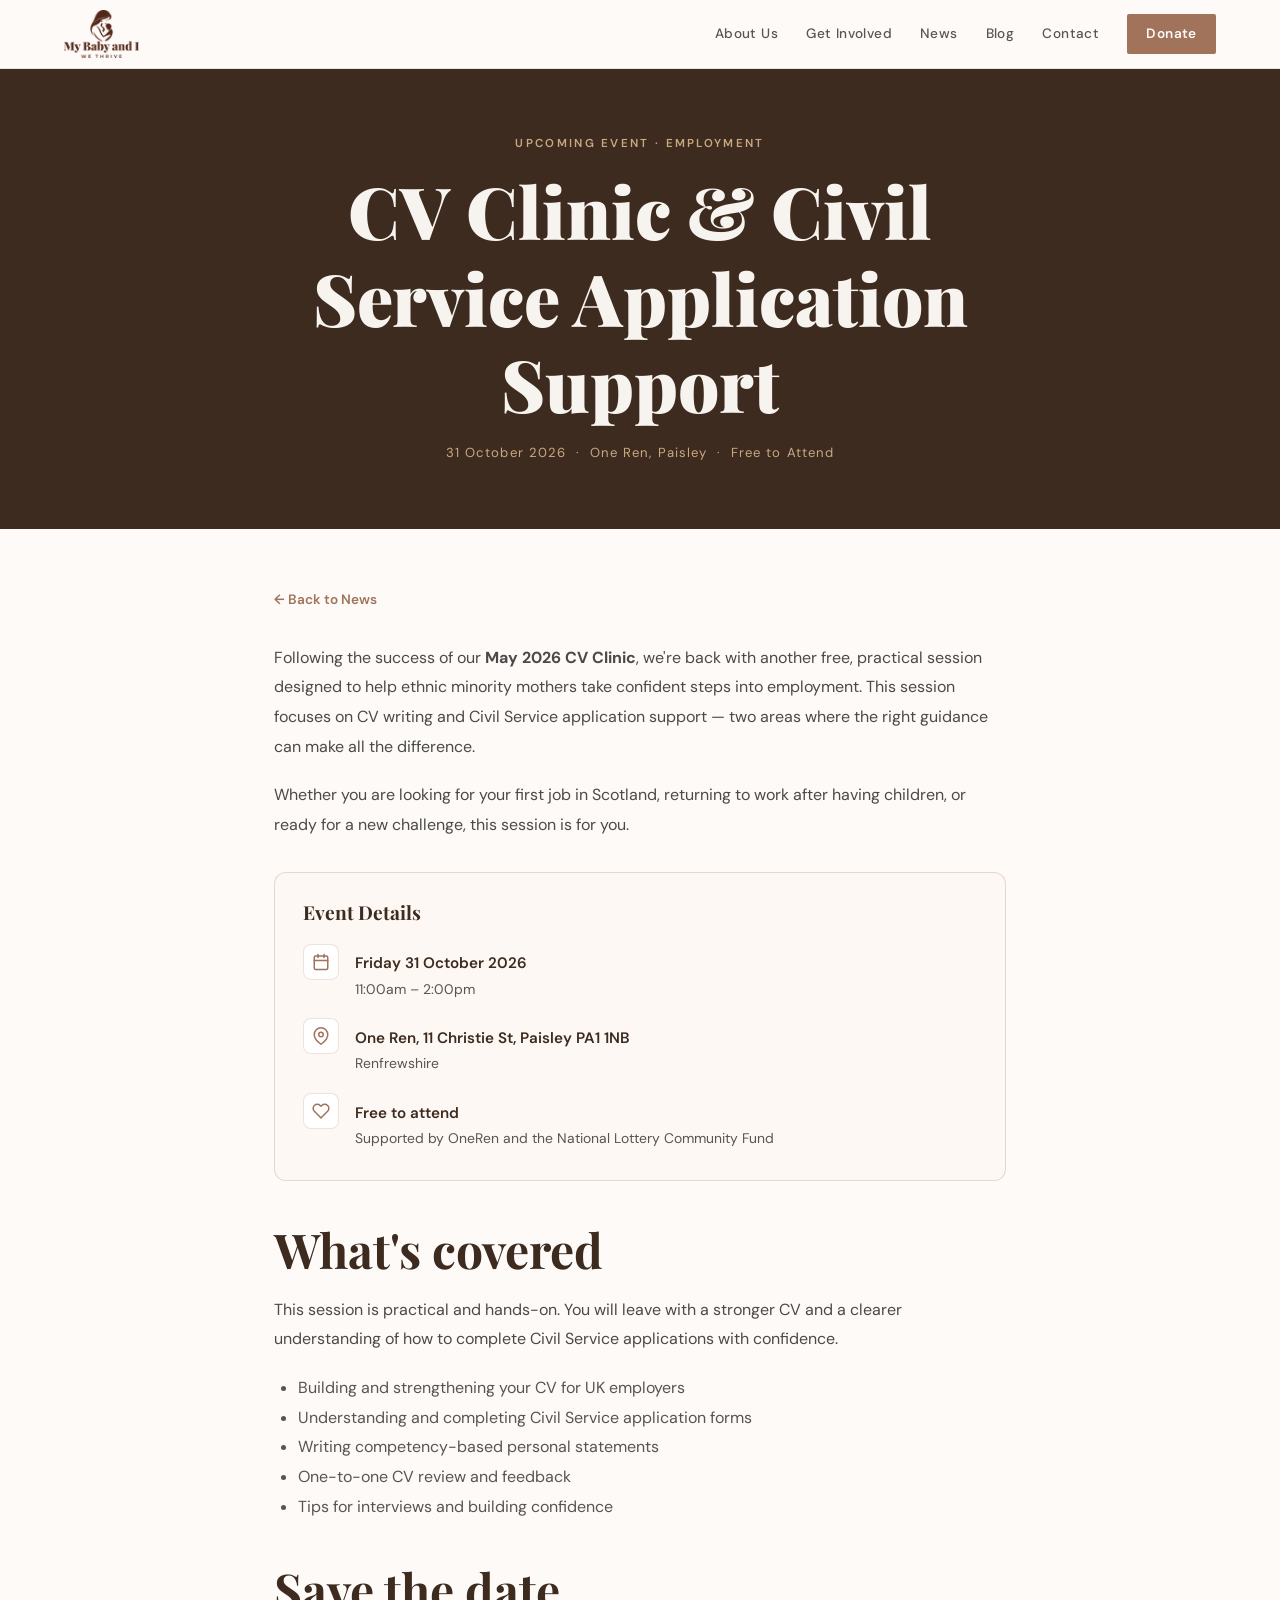
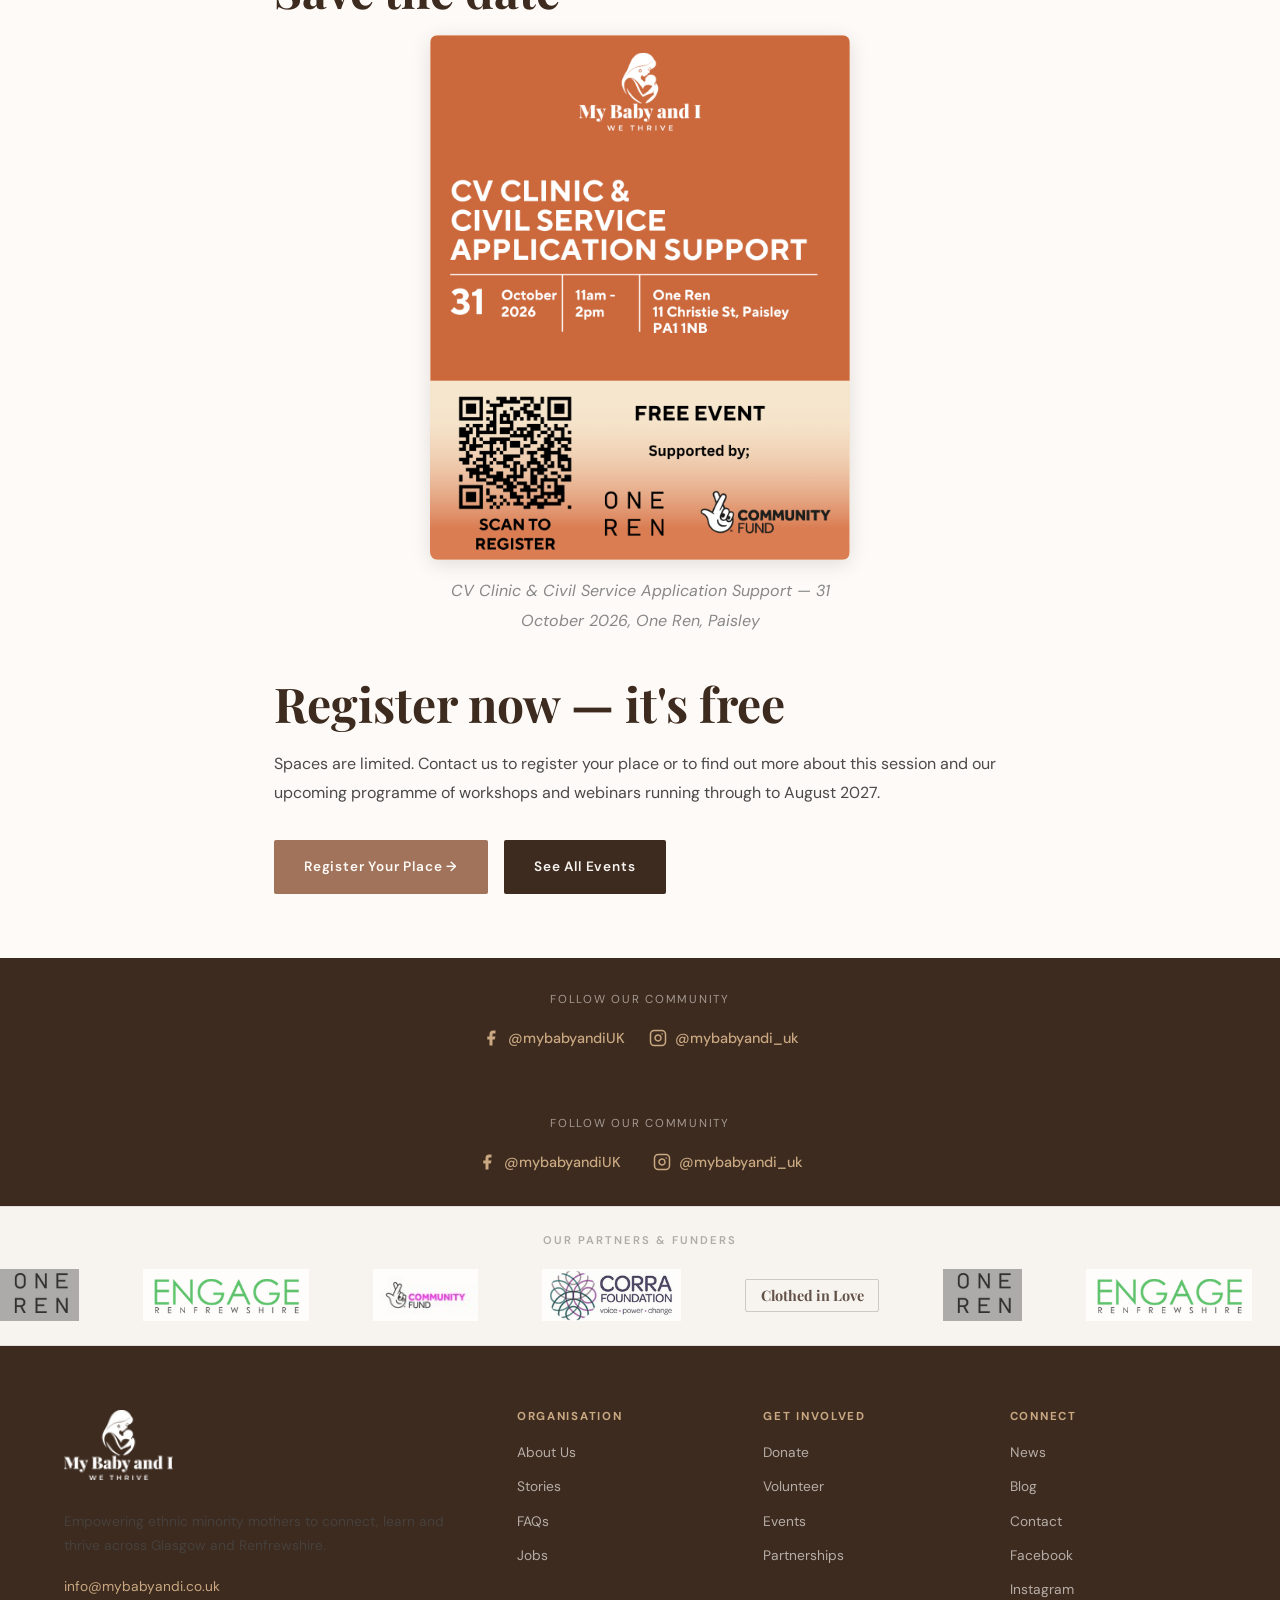
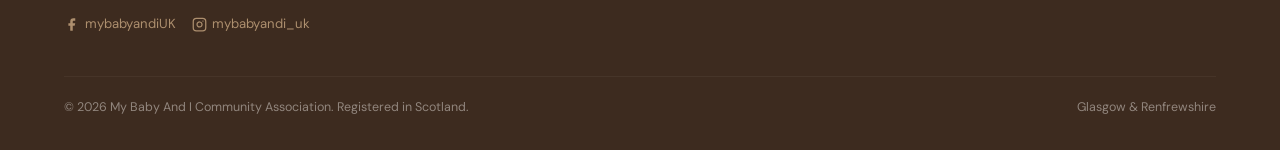
<file: news-cv-clinic-oct2026.html>
<!DOCTYPE html>
<html lang="en">
<head>
  <meta charset="UTF-8"/>
  <meta name="viewport" content="width=device-width, initial-scale=1.0"/>
  <title>CV Clinic &amp; Civil Service Application Support — 31 Oct 2026 | My Baby And I</title>
  <meta name="description" content="Join us on 31 October 2026 for a free CV Clinic and Civil Service Application Support session at One Ren, Paisley. Free to attend, supported by the National Lottery Community Fund."/>
  <link rel="stylesheet" href="css/style.css"/>
  <style>
    .article-hero { background: var(--deep-brown); padding: 8rem 1.5rem 4rem; text-align: center; }
    .article-hero h1 { color: var(--cream); max-width: 760px; margin: 0.75rem auto 1rem; }
    .article-hero .meta { color: var(--sand); font-size: 0.82rem; letter-spacing: 0.08em; }
    .article-body { max-width: 780px; margin: 0 auto; padding: 3.5rem 1.5rem 4rem; }
    .article-body p { margin-bottom: 1.2rem; font-size: 1rem; line-height: 1.85; }
    .article-body h2 { margin: 2.5rem 0 1rem; }
    .photo-grid { display: grid; grid-template-columns: 1fr 1fr; gap: 1rem; margin: 2.5rem 0; }
    .photo-grid img { width: 100%; border-radius: 2px; object-fit: cover; height: 280px; display: block; }
    .photo-grid img.full { grid-column: 1 / -1; height: 400px; object-position: center 30%; }
    .photo-caption { font-size: 0.78rem; color: #888; text-align: center; margin-top: -0.5rem; margin-bottom: 1.5rem; font-style: italic; }
    .back-link { display: inline-flex; align-items: center; gap: 0.4rem; font-size: 0.85rem; font-weight: 600; color: var(--terracotta); margin-bottom: 2rem; }
    .event-card { background: #fdf8f4; border: 1.5px solid rgba(160,115,90,0.25); border-radius: 12px; padding: 1.75rem; margin: 2rem 0; }
    .event-card h3 { color: var(--deep-brown); margin-bottom: 1.25rem; font-size: 1.2rem; }
    .event-row { display: flex; align-items: flex-start; gap: 1rem; margin-bottom: 1rem; }
    .event-row:last-child { margin-bottom: 0; }
    .event-icon { flex-shrink: 0; width: 36px; height: 36px; background: #fff; border-radius: 8px; display: flex; align-items: center; justify-content: center; border: 1px solid rgba(160,115,90,0.2); }
    .event-text { font-size: 0.95rem; color: var(--deep-brown); padding-top: 0.45rem; }
    .event-text strong { display: block; font-weight: 600; }
    .event-text span { color: #575553; font-size: 0.87rem; }
    @media(max-width:600px) {
      .photo-grid { grid-template-columns: 1fr; }
      .photo-grid img.full, .photo-grid img { height: 240px; }
      .event-card { padding: 1.25rem; }
    }
  </style>
</head>
<body>
<div id="nav-placeholder"></div>

<div class="article-hero">
  <span class="eyebrow" style="color:var(--sand);">Upcoming Event · Employment</span>
  <h1>CV Clinic &amp; Civil Service Application Support</h1>
  <div class="meta">31 October 2026 &nbsp;·&nbsp; One Ren, Paisley &nbsp;·&nbsp; Free to Attend</div>
</div>

<div class="article-body">
  <a href="news.html" class="back-link">← Back to News</a>

  <p>Following the success of our <strong>May 2026 CV Clinic</strong>, we're back with another free, practical session designed to help ethnic minority mothers take confident steps into employment. This session focuses on CV writing and Civil Service application support — two areas where the right guidance can make all the difference.</p>

  <p>Whether you are looking for your first job in Scotland, returning to work after having children, or ready for a new challenge, this session is for you.</p>

  <div class="event-card">
    <h3>Event Details</h3>

    <div class="event-row">
      <div class="event-icon">
        <svg width="18" height="18" viewBox="0 0 24 24" fill="none" stroke="#A0735A" stroke-width="2" stroke-linecap="round" stroke-linejoin="round"><rect x="3" y="4" width="18" height="18" rx="2" ry="2"/><line x1="16" y1="2" x2="16" y2="6"/><line x1="8" y1="2" x2="8" y2="6"/><line x1="3" y1="10" x2="21" y2="10"/></svg>
      </div>
      <div class="event-text">
        <strong>Friday 31 October 2026</strong>
        <span>11:00am – 2:00pm</span>
      </div>
    </div>

    <div class="event-row">
      <div class="event-icon">
        <svg width="18" height="18" viewBox="0 0 24 24" fill="none" stroke="#A0735A" stroke-width="2" stroke-linecap="round" stroke-linejoin="round"><path d="M21 10c0 7-9 13-9 13s-9-6-9-13a9 9 0 0 1 18 0z"/><circle cx="12" cy="10" r="3"/></svg>
      </div>
      <div class="event-text">
        <strong>One Ren, 11 Christie St, Paisley PA1 1NB</strong>
        <span>Renfrewshire</span>
      </div>
    </div>

    <div class="event-row">
      <div class="event-icon">
        <svg width="18" height="18" viewBox="0 0 24 24" fill="none" stroke="#A0735A" stroke-width="2" stroke-linecap="round" stroke-linejoin="round"><path d="M20.84 4.61a5.5 5.5 0 0 0-7.78 0L12 5.67l-1.06-1.06a5.5 5.5 0 0 0-7.78 7.78l1.06 1.06L12 21.23l7.78-7.78 1.06-1.06a5.5 5.5 0 0 0 0-7.78z"/></svg>
      </div>
      <div class="event-text">
        <strong>Free to attend</strong>
        <span>Supported by OneRen and the National Lottery Community Fund</span>
      </div>
    </div>
  </div>

  <h2>What's covered</h2>
  <p>This session is practical and hands-on. You will leave with a stronger CV and a clearer understanding of how to complete Civil Service applications with confidence.</p>

  <ul style="padding-left:1.5rem;margin-bottom:1.5rem;line-height:1.85;">
    <li>Building and strengthening your CV for UK employers</li>
    <li>Understanding and completing Civil Service application forms</li>
    <li>Writing competency-based personal statements</li>
    <li>One-to-one CV review and feedback</li>
    <li>Tips for interviews and building confidence</li>
  </ul>

  <h2>Save the date</h2>
  <div style="max-width:420px;margin:0 auto 2rem;">
    <img src="images/images/events/cv-clinic-oct31-flyer.png" alt="My Baby And I CV Clinic and Civil Service Application Support — Friday 31 October 2026, 11am–2pm, One Ren, Paisley" style="width:100%;border-radius:8px;box-shadow:0 4px 20px rgba(0,0,0,0.12);"/>
    <p class="photo-caption" style="margin-top:0.5rem;">CV Clinic &amp; Civil Service Application Support — 31 October 2026, One Ren, Paisley</p>
  </div>

  <h2>Register now — it's free</h2>
  <p>Spaces are limited. Contact us to register your place or to find out more about this session and our upcoming programme of workshops and webinars running through to August 2027.</p>

  <div style="display:flex;gap:1rem;flex-wrap:wrap;margin-top:2rem;">
    <a href="contact.html" class="btn btn--primary">Register Your Place →</a>
    <a href="news.html" class="btn btn--dark">See All Events</a>
  </div>
</div>

<section style="background:var(--deep-brown);padding:2rem 1.5rem;text-align:center;"><p style="color:rgba(247,243,239,0.55);font-size:0.72rem;letter-spacing:0.15em;text-transform:uppercase;margin-bottom:1rem;">Follow Our Community</p><div style="display:flex;gap:1.5rem;justify-content:center;flex-wrap:wrap;"><a href="https://www.facebook.com/mybabyandiUK" target="_blank" rel="noopener" style="display:flex;align-items:center;gap:0.5rem;color:var(--sand);font-size:0.9rem;font-weight:500;"><svg width="18" height="18" viewBox="0 0 24 24" fill="currentColor"><path d="M18 2h-3a5 5 0 0 0-5 5v3H7v4h3v8h4v-8h3l1-4h-4V7a1 1 0 0 1 1-1h3z"/></svg>@mybabyandiUK</a><a href="https://www.instagram.com/mybabyandi_uk" target="_blank" rel="noopener" style="display:flex;align-items:center;gap:0.5rem;color:var(--sand);font-size:0.9rem;font-weight:500;"><svg width="18" height="18" viewBox="0 0 24 24" fill="none" stroke="currentColor" stroke-width="2" stroke-linecap="round" stroke-linejoin="round"><rect x="2" y="2" width="20" height="20" rx="5" ry="5"/><path d="M16 11.37A4 4 0 1 1 12.63 8 4 4 0 0 1 16 11.37z"/><line x1="17.5" y1="6.5" x2="17.51" y2="6.5"/></svg>@mybabyandi_uk</a></div></section>
<div id="footer-placeholder"></div>
<script src="js/components.js"></script>
<script src="js/main.js"></script>
</body>
</html>
</file>
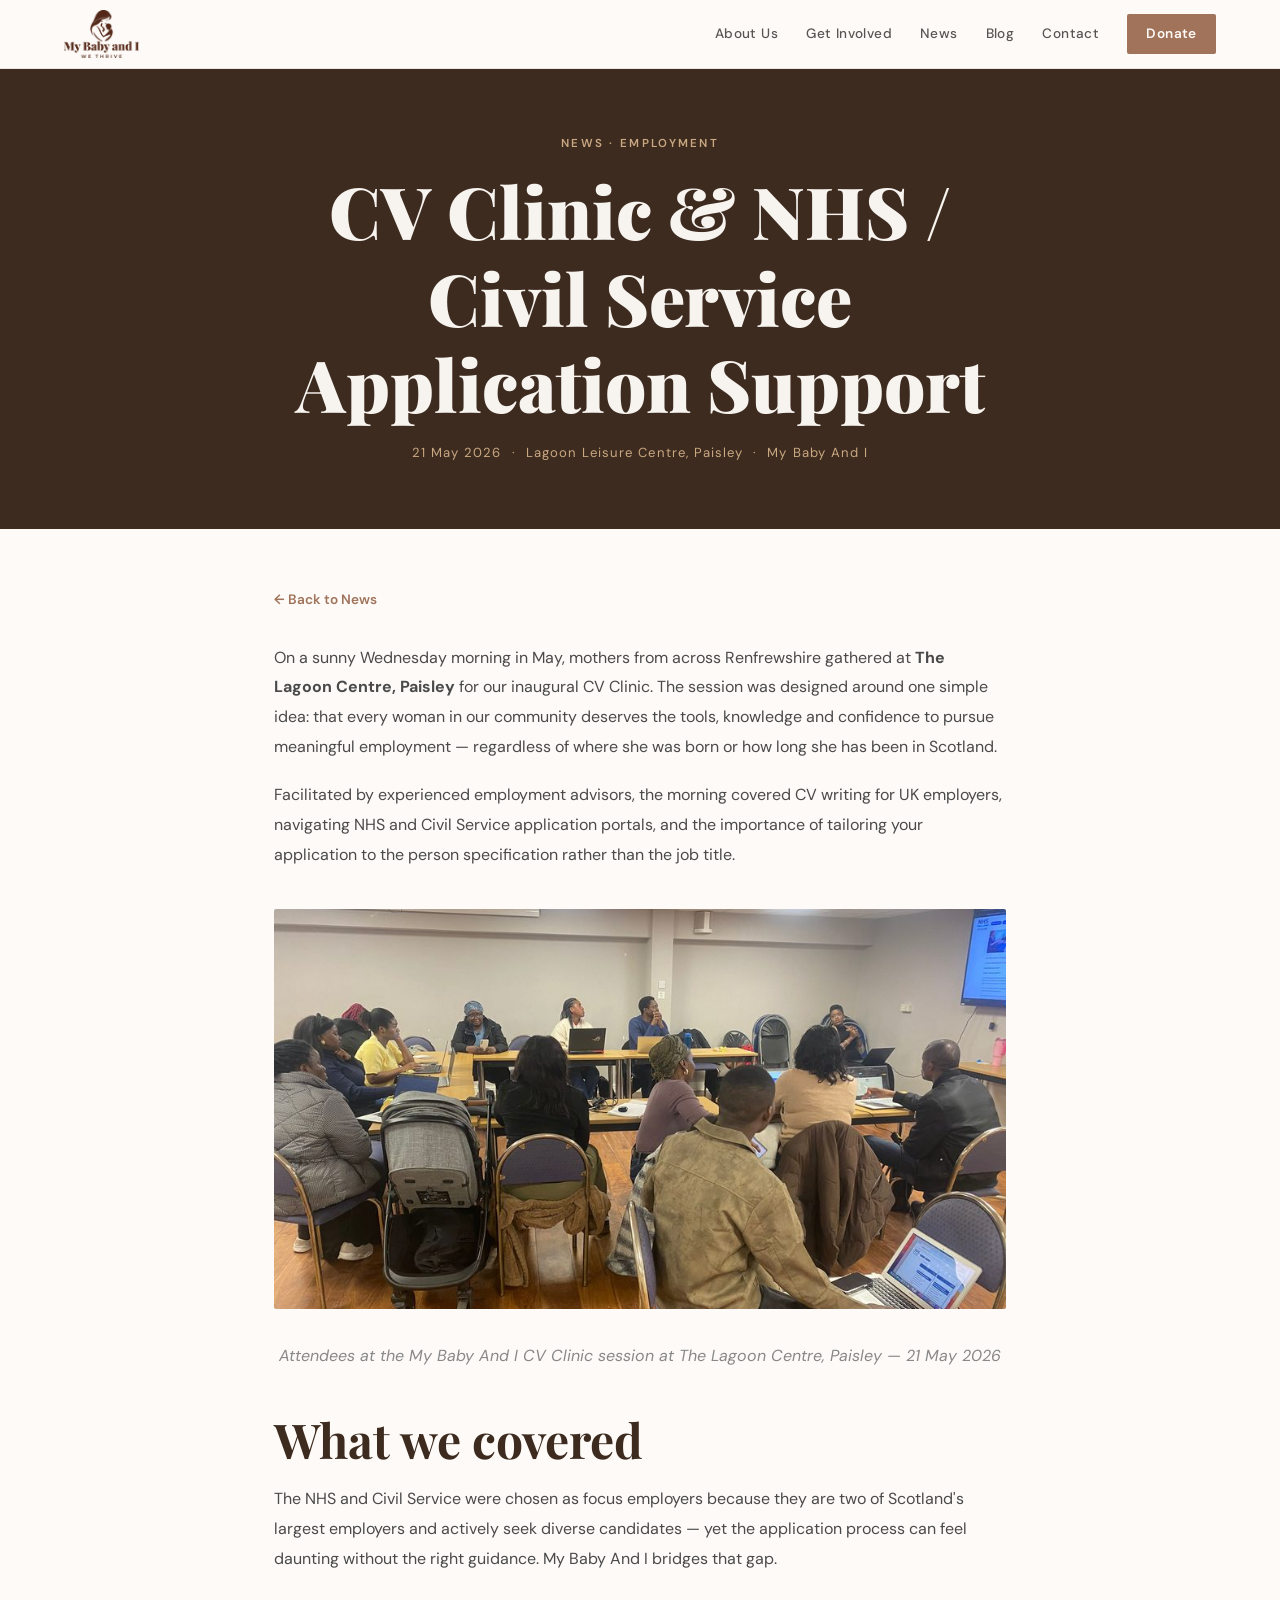
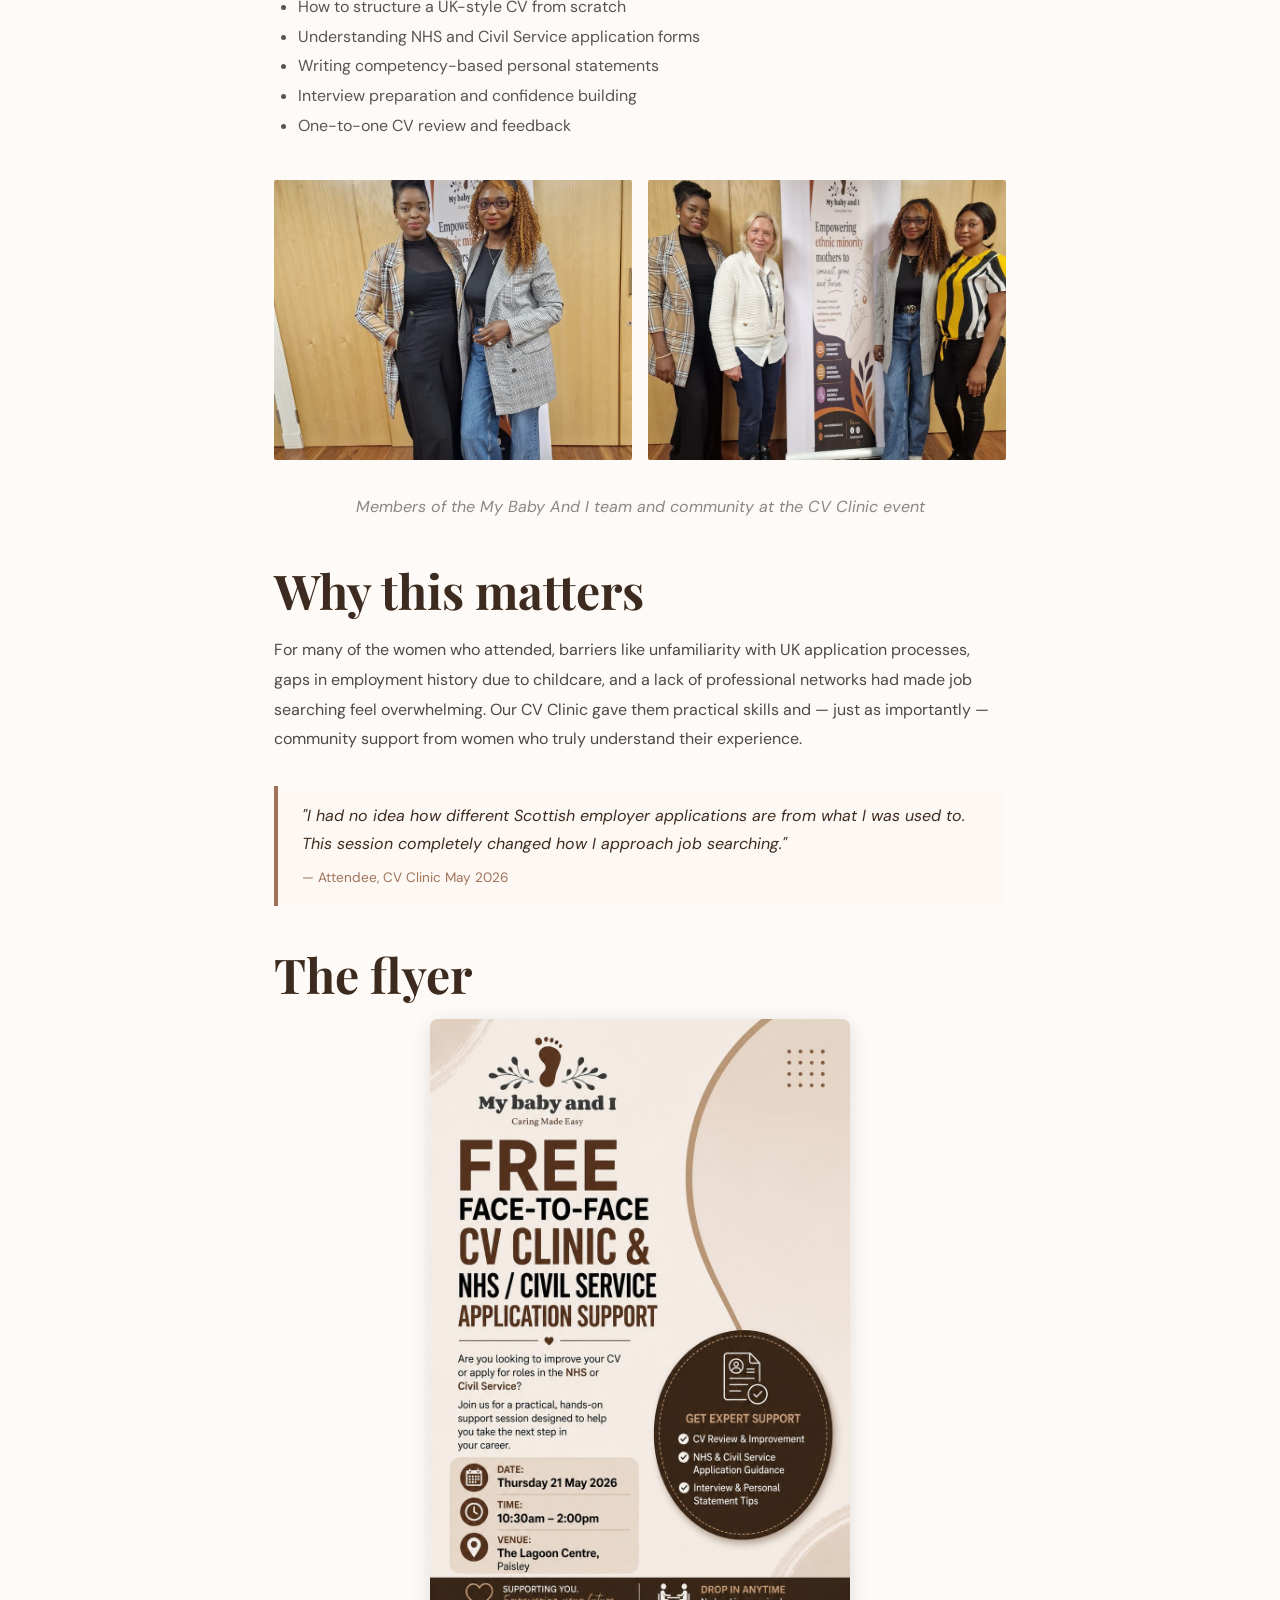
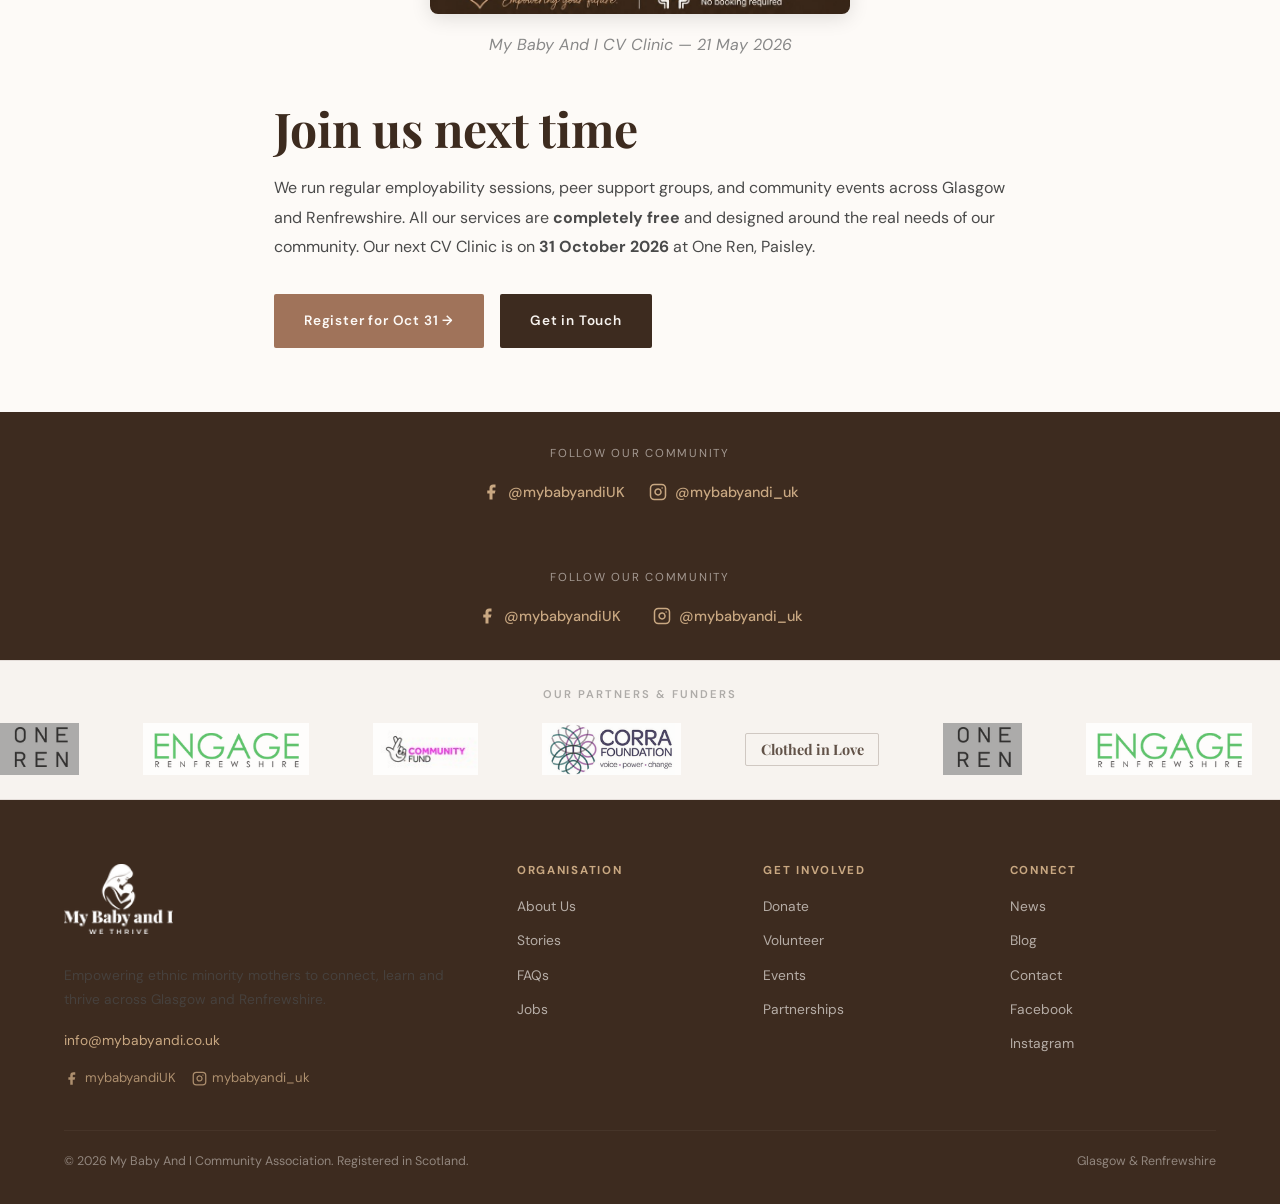
<file: news-cv-clinic.html>
<!DOCTYPE html>
<html lang="en">
<head>
  <meta charset="UTF-8"/>
  <meta name="viewport" content="width=device-width, initial-scale=1.0"/>
  <title>CV Clinic &amp; NHS / Civil Service Application Support | My Baby And I</title>
  <meta name="description" content="A recap of our free CV Clinic and NHS/Civil Service Application Support session held on 21 May 2026 at The Lagoon Centre, Paisley."/>
  <link rel="stylesheet" href="css/style.css"/>
  <style>
    .article-hero { background: var(--deep-brown); padding: 8rem 1.5rem 4rem; text-align: center; }
    .article-hero h1 { color: var(--cream); max-width: 760px; margin: 0.75rem auto 1rem; }
    .article-hero .meta { color: var(--sand); font-size: 0.82rem; letter-spacing: 0.08em; }
    .article-body { max-width: 780px; margin: 0 auto; padding: 3.5rem 1.5rem 4rem; }
    .article-body p { margin-bottom: 1.2rem; font-size: 1rem; line-height: 1.85; }
    .article-body h2 { margin: 2.5rem 0 1rem; }
    .photo-grid { display: grid; grid-template-columns: 1fr 1fr; gap: 1rem; margin: 2.5rem 0; }
    .photo-grid img { width: 100%; border-radius: 2px; object-fit: cover; height: 280px; display: block; }
    .photo-grid img.full { grid-column: 1 / -1; height: 400px; object-position: center 30%; }
    .photo-caption { font-size: 0.78rem; color: #888; text-align: center; margin-top: -0.5rem; margin-bottom: 1.5rem; font-style: italic; }
    .back-link { display: inline-flex; align-items: center; gap: 0.4rem; font-size: 0.85rem; font-weight: 600; color: var(--terracotta); margin-bottom: 2rem; }
    @media(max-width:600px) {
      .photo-grid { grid-template-columns: 1fr; }
      .photo-grid img.full, .photo-grid img { height: 240px; }
    }
  </style>
</head>
<body>
<div id="nav-placeholder"></div>

<div class="article-hero">
  <span class="eyebrow" style="color:var(--sand);">News · Employment</span>
  <h1>CV Clinic &amp; NHS / Civil Service Application Support</h1>
  <div class="meta">21 May 2026 &nbsp;·&nbsp; Lagoon Leisure Centre, Paisley &nbsp;·&nbsp; My Baby And I</div>
</div>

<div class="article-body">
  <a href="news.html" class="back-link">← Back to News</a>

  <p>On a sunny Wednesday morning in May, mothers from across Renfrewshire gathered at <strong>The Lagoon Centre, Paisley</strong> for our inaugural CV Clinic. The session was designed around one simple idea: that every woman in our community deserves the tools, knowledge and confidence to pursue meaningful employment — regardless of where she was born or how long she has been in Scotland.</p>

  <p>Facilitated by experienced employment advisors, the morning covered CV writing for UK employers, navigating NHS and Civil Service application portals, and the importance of tailoring your application to the person specification rather than the job title.</p>

  <div class="photo-grid">
    <img src="images/images/events/cv-clinic-session.jpg" class="full" alt="Attendees at the My Baby And I CV Clinic session at The Lagoon Centre, Paisley"/>
  </div>
  <p class="photo-caption">Attendees at the My Baby And I CV Clinic session at The Lagoon Centre, Paisley — 21 May 2026</p>

  <h2>What we covered</h2>
  <p>The NHS and Civil Service were chosen as focus employers because they are two of Scotland's largest employers and actively seek diverse candidates — yet the application process can feel daunting without the right guidance. My Baby And I bridges that gap.</p>

  <ul style="padding-left:1.5rem;margin-bottom:1.5rem;line-height:1.85;">
    <li>How to structure a UK-style CV from scratch</li>
    <li>Understanding NHS and Civil Service application forms</li>
    <li>Writing competency-based personal statements</li>
    <li>Interview preparation and confidence building</li>
    <li>One-to-one CV review and feedback</li>
  </ul>

  <div class="photo-grid">
    <img src="images/images/events/cv-clinic-duo.jpg" alt="Two women at the My Baby And I CV Clinic event"/>
    <img src="images/images/events/cv-clinic-team.jpg" alt="Team and attendees at the My Baby And I CV Clinic with community banner"/>
  </div>
  <p class="photo-caption">Members of the My Baby And I team and community at the CV Clinic event</p>

  <h2>Why this matters</h2>
  <p>For many of the women who attended, barriers like unfamiliarity with UK application processes, gaps in employment history due to childcare, and a lack of professional networks had made job searching feel overwhelming. Our CV Clinic gave them practical skills and — just as importantly — community support from women who truly understand their experience.</p>

  <blockquote style="border-left:4px solid var(--terracotta);margin:2rem 0;padding:1rem 1.5rem;background:#fdf8f4;border-radius:0 8px 8px 0;font-style:italic;color:var(--deep-brown);line-height:1.75;">
    "I had no idea how different Scottish employer applications are from what I was used to. This session completely changed how I approach job searching."
    <br/><span style="font-size:0.85rem;font-style:normal;color:var(--terracotta);display:block;margin-top:0.5rem;">— Attendee, CV Clinic May 2026</span>
  </blockquote>

  <h2>The flyer</h2>
  <div style="max-width:420px;margin:0 auto 2rem;">
    <img src="images/images/events/cv-clinic-flyer.jpg" alt="My Baby And I CV Clinic flyer — Free face-to-face CV Clinic and NHS/Civil Service Application Support, 21 May 2026" style="width:100%;border-radius:8px;box-shadow:0 4px 20px rgba(0,0,0,0.12);"/>
    <p class="photo-caption" style="margin-top:0.5rem;">My Baby And I CV Clinic — 21 May 2026</p>
  </div>

  <h2>Join us next time</h2>
  <p>We run regular employability sessions, peer support groups, and community events across Glasgow and Renfrewshire. All our services are <strong>completely free</strong> and designed around the real needs of our community. Our next CV Clinic is on <strong>31 October 2026</strong> at One Ren, Paisley.</p>

  <div style="display:flex;gap:1rem;flex-wrap:wrap;margin-top:2rem;">
    <a href="news-cv-clinic-oct2026.html" class="btn btn--primary">Register for Oct 31 →</a>
    <a href="contact.html" class="btn btn--dark">Get in Touch</a>
  </div>
</div>

<section style="background:var(--deep-brown);padding:2rem 1.5rem;text-align:center;"><p style="color:rgba(247,243,239,0.55);font-size:0.72rem;letter-spacing:0.15em;text-transform:uppercase;margin-bottom:1rem;">Follow Our Community</p><div style="display:flex;gap:1.5rem;justify-content:center;flex-wrap:wrap;"><a href="https://www.facebook.com/mybabyandiUK" target="_blank" rel="noopener" style="display:flex;align-items:center;gap:0.5rem;color:var(--sand);font-size:0.9rem;font-weight:500;"><svg width="18" height="18" viewBox="0 0 24 24" fill="currentColor"><path d="M18 2h-3a5 5 0 0 0-5 5v3H7v4h3v8h4v-8h3l1-4h-4V7a1 1 0 0 1 1-1h3z"/></svg>@mybabyandiUK</a><a href="https://www.instagram.com/mybabyandi_uk" target="_blank" rel="noopener" style="display:flex;align-items:center;gap:0.5rem;color:var(--sand);font-size:0.9rem;font-weight:500;"><svg width="18" height="18" viewBox="0 0 24 24" fill="none" stroke="currentColor" stroke-width="2" stroke-linecap="round" stroke-linejoin="round"><rect x="2" y="2" width="20" height="20" rx="5" ry="5"/><path d="M16 11.37A4 4 0 1 1 12.63 8 4 4 0 0 1 16 11.37z"/><line x1="17.5" y1="6.5" x2="17.51" y2="6.5"/></svg>@mybabyandi_uk</a></div></section>
<div id="footer-placeholder"></div>
<script src="js/components.js"></script>
<script src="js/main.js"></script>
</body>
</html>
</file>
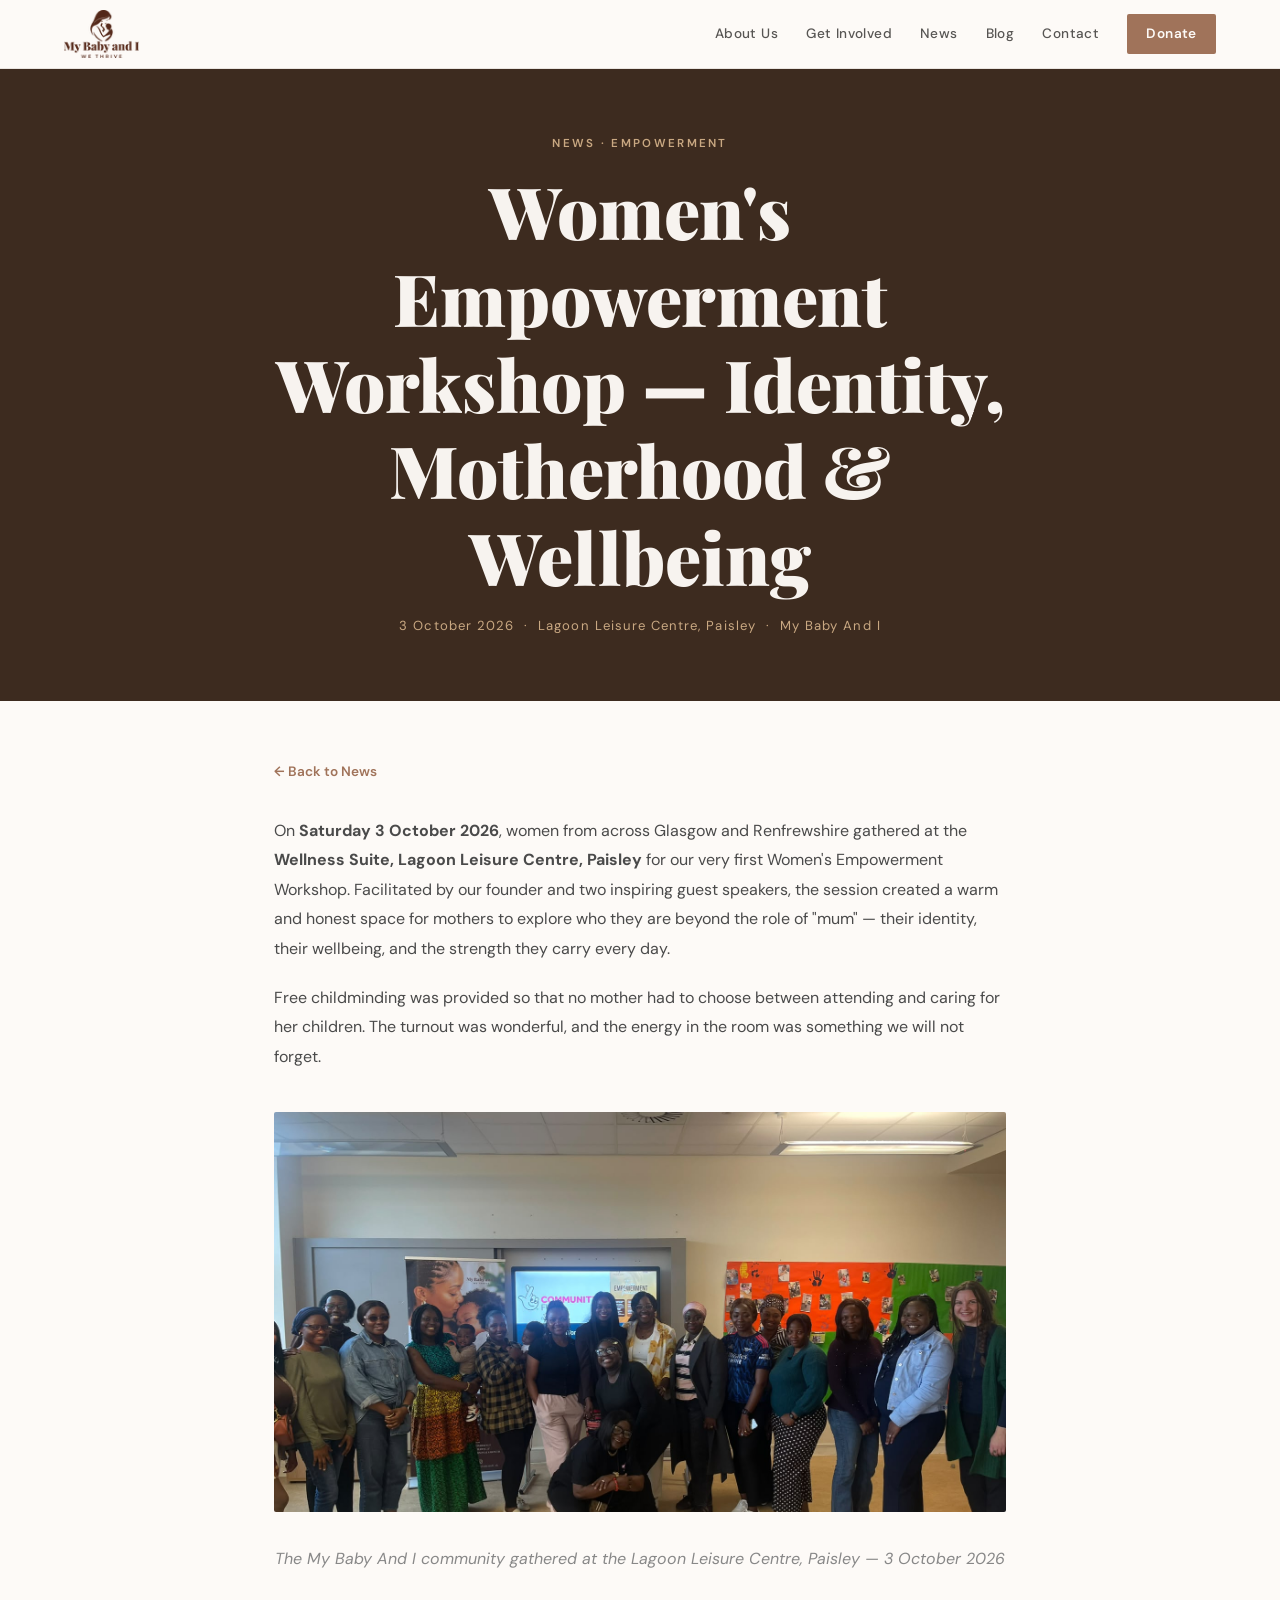
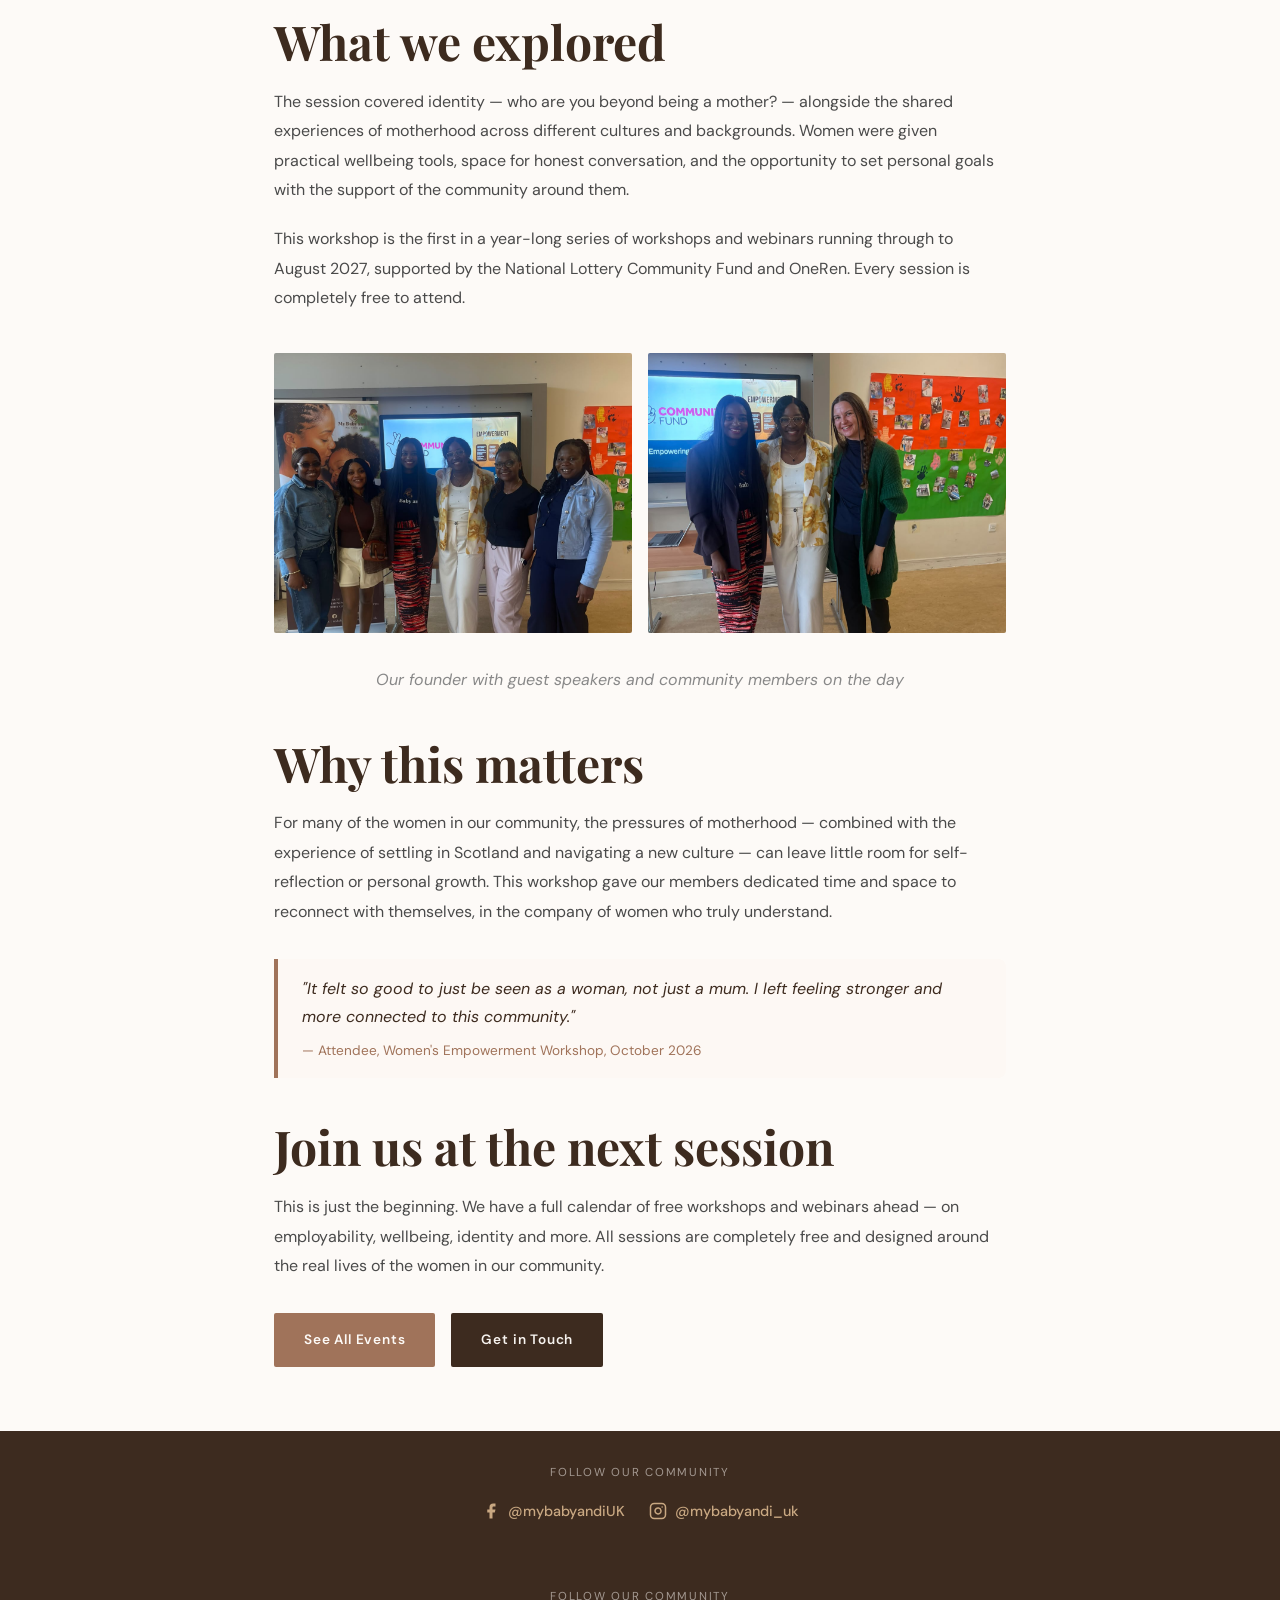
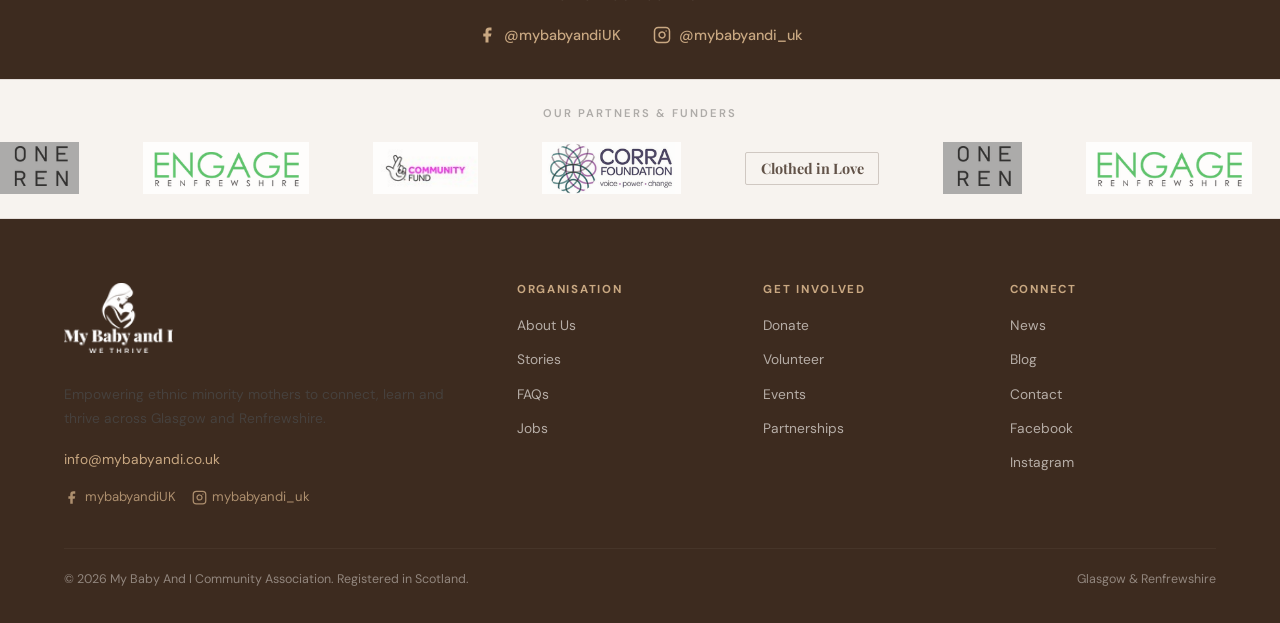
<file: news-empowerment-workshop.html>
<!DOCTYPE html>
<html lang="en">
<head>
  <meta charset="UTF-8"/>
  <meta name="viewport" content="width=device-width, initial-scale=1.0"/>
  <title>Women's Empowerment Workshop — Identity, Motherhood &amp; Wellbeing | My Baby And I</title>
  <meta name="description" content="A recap of our inaugural Women's Empowerment Workshop — Identity, Motherhood and Wellbeing — held on 3 October 2026 at The Lagoon Centre, Paisley."/>
  <link rel="stylesheet" href="css/style.css"/>
  <style>
    .article-hero { background: var(--deep-brown); padding: 8rem 1.5rem 4rem; text-align: center; }
    .article-hero h1 { color: var(--cream); max-width: 760px; margin: 0.75rem auto 1rem; }
    .article-hero .meta { color: var(--sand); font-size: 0.82rem; letter-spacing: 0.08em; }
    .article-body { max-width: 780px; margin: 0 auto; padding: 3.5rem 1.5rem 4rem; }
    .article-body p { margin-bottom: 1.2rem; font-size: 1rem; line-height: 1.85; }
    .article-body h2 { margin: 2.5rem 0 1rem; }
    .photo-grid { display: grid; grid-template-columns: 1fr 1fr; gap: 1rem; margin: 2.5rem 0; }
    .photo-grid img { width: 100%; border-radius: 2px; object-fit: cover; height: 280px; display: block; }
    .photo-grid img.full { grid-column: 1 / -1; height: 400px; object-position: center 30%; }
    .photo-caption { font-size: 0.78rem; color: #888; text-align: center; margin-top: -0.5rem; margin-bottom: 1.5rem; font-style: italic; }
    .back-link { display: inline-flex; align-items: center; gap: 0.4rem; font-size: 0.85rem; font-weight: 600; color: var(--terracotta); margin-bottom: 2rem; }
    @media(max-width:600px) {
      .photo-grid { grid-template-columns: 1fr; }
      .photo-grid img.full, .photo-grid img { height: 240px; }
    }
  </style>
</head>
<body>
<div id="nav-placeholder"></div>

<div class="article-hero">
  <span class="eyebrow" style="color:var(--sand);">News · Empowerment</span>
  <h1>Women's Empowerment Workshop — Identity, Motherhood &amp; Wellbeing</h1>
  <div class="meta">3 October 2026 &nbsp;·&nbsp; Lagoon Leisure Centre, Paisley &nbsp;·&nbsp; My Baby And I</div>
</div>

<div class="article-body">
  <a href="news.html" class="back-link">← Back to News</a>

  <p>On <strong>Saturday 3 October 2026</strong>, women from across Glasgow and Renfrewshire gathered at the <strong>Wellness Suite, Lagoon Leisure Centre, Paisley</strong> for our very first Women's Empowerment Workshop. Facilitated by our founder and two inspiring guest speakers, the session created a warm and honest space for mothers to explore who they are beyond the role of "mum" — their identity, their wellbeing, and the strength they carry every day.</p>

  <p>Free childminding was provided so that no mother had to choose between attending and caring for her children. The turnout was wonderful, and the energy in the room was something we will not forget.</p>

  <div class="photo-grid">
    <img src="images/images/events/empowerment-group.jpg" class="full" alt="Attendees at the My Baby And I Women's Empowerment Workshop, Lagoon Centre, Paisley, October 2026"/>
  </div>
  <p class="photo-caption">The My Baby And I community gathered at the Lagoon Leisure Centre, Paisley — 3 October 2026</p>

  <h2>What we explored</h2>
  <p>The session covered identity — who are you beyond being a mother? — alongside the shared experiences of motherhood across different cultures and backgrounds. Women were given practical wellbeing tools, space for honest conversation, and the opportunity to set personal goals with the support of the community around them.</p>

  <p>This workshop is the first in a year-long series of workshops and webinars running through to August 2027, supported by the National Lottery Community Fund and OneRen. Every session is completely free to attend.</p>

  <div class="photo-grid">
    <img src="images/images/events/empowerment-team.jpg" alt="Community members with the My Baby And I founder at the Women's Empowerment Workshop"/>
    <img src="images/images/events/empowerment-speakers.jpg" alt="Founder and guest speakers at the My Baby And I Women's Empowerment Workshop"/>
  </div>
  <p class="photo-caption">Our founder with guest speakers and community members on the day</p>

  <h2>Why this matters</h2>
  <p>For many of the women in our community, the pressures of motherhood — combined with the experience of settling in Scotland and navigating a new culture — can leave little room for self-reflection or personal growth. This workshop gave our members dedicated time and space to reconnect with themselves, in the company of women who truly understand.</p>

  <blockquote style="border-left:4px solid var(--terracotta);margin:2rem 0;padding:1rem 1.5rem;background:#fdf8f4;border-radius:0 8px 8px 0;font-style:italic;color:var(--deep-brown);line-height:1.75;">
    "It felt so good to just be seen as a woman, not just a mum. I left feeling stronger and more connected to this community."
    <br/><span style="font-size:0.85rem;font-style:normal;color:var(--terracotta);display:block;margin-top:0.5rem;">— Attendee, Women's Empowerment Workshop, October 2026</span>
  </blockquote>

  <h2>Join us at the next session</h2>
  <p>This is just the beginning. We have a full calendar of free workshops and webinars ahead — on employability, wellbeing, identity and more. All sessions are completely free and designed around the real lives of the women in our community.</p>

  <div style="display:flex;gap:1rem;flex-wrap:wrap;margin-top:2rem;">
    <a href="news.html" class="btn btn--primary">See All Events</a>
    <a href="contact.html" class="btn btn--dark">Get in Touch</a>
  </div>
</div>

<section style="background:var(--deep-brown);padding:2rem 1.5rem;text-align:center;"><p style="color:rgba(247,243,239,0.55);font-size:0.72rem;letter-spacing:0.15em;text-transform:uppercase;margin-bottom:1rem;">Follow Our Community</p><div style="display:flex;gap:1.5rem;justify-content:center;flex-wrap:wrap;"><a href="https://www.facebook.com/mybabyandiUK" target="_blank" rel="noopener" style="display:flex;align-items:center;gap:0.5rem;color:var(--sand);font-size:0.9rem;font-weight:500;"><svg width="18" height="18" viewBox="0 0 24 24" fill="currentColor"><path d="M18 2h-3a5 5 0 0 0-5 5v3H7v4h3v8h4v-8h3l1-4h-4V7a1 1 0 0 1 1-1h3z"/></svg>@mybabyandiUK</a><a href="https://www.instagram.com/mybabyandi_uk" target="_blank" rel="noopener" style="display:flex;align-items:center;gap:0.5rem;color:var(--sand);font-size:0.9rem;font-weight:500;"><svg width="18" height="18" viewBox="0 0 24 24" fill="none" stroke="currentColor" stroke-width="2" stroke-linecap="round" stroke-linejoin="round"><rect x="2" y="2" width="20" height="20" rx="5" ry="5"/><path d="M16 11.37A4 4 0 1 1 12.63 8 4 4 0 0 1 16 11.37z"/><line x1="17.5" y1="6.5" x2="17.51" y2="6.5"/></svg>@mybabyandi_uk</a></div></section>
<div id="footer-placeholder"></div>
<script src="js/components.js"></script>
<script src="js/main.js"></script>
</body>
</html>
</file>
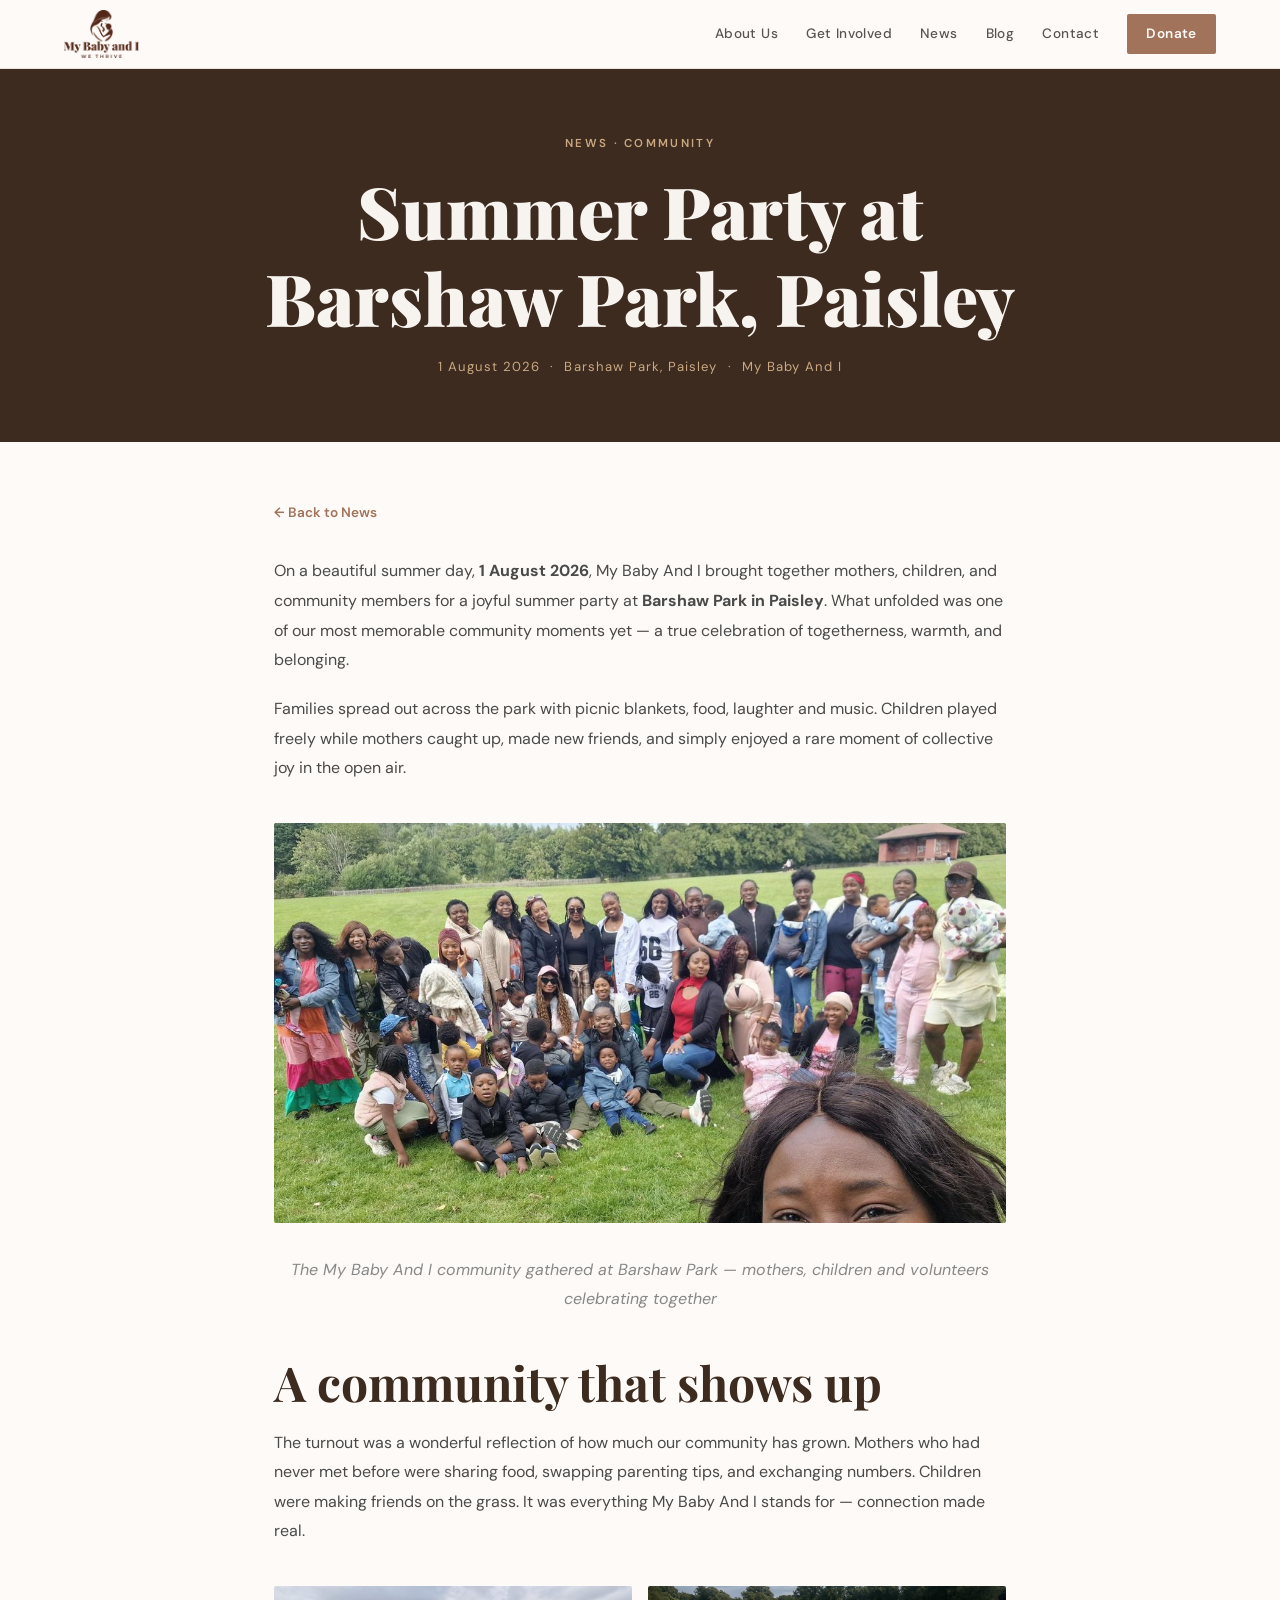
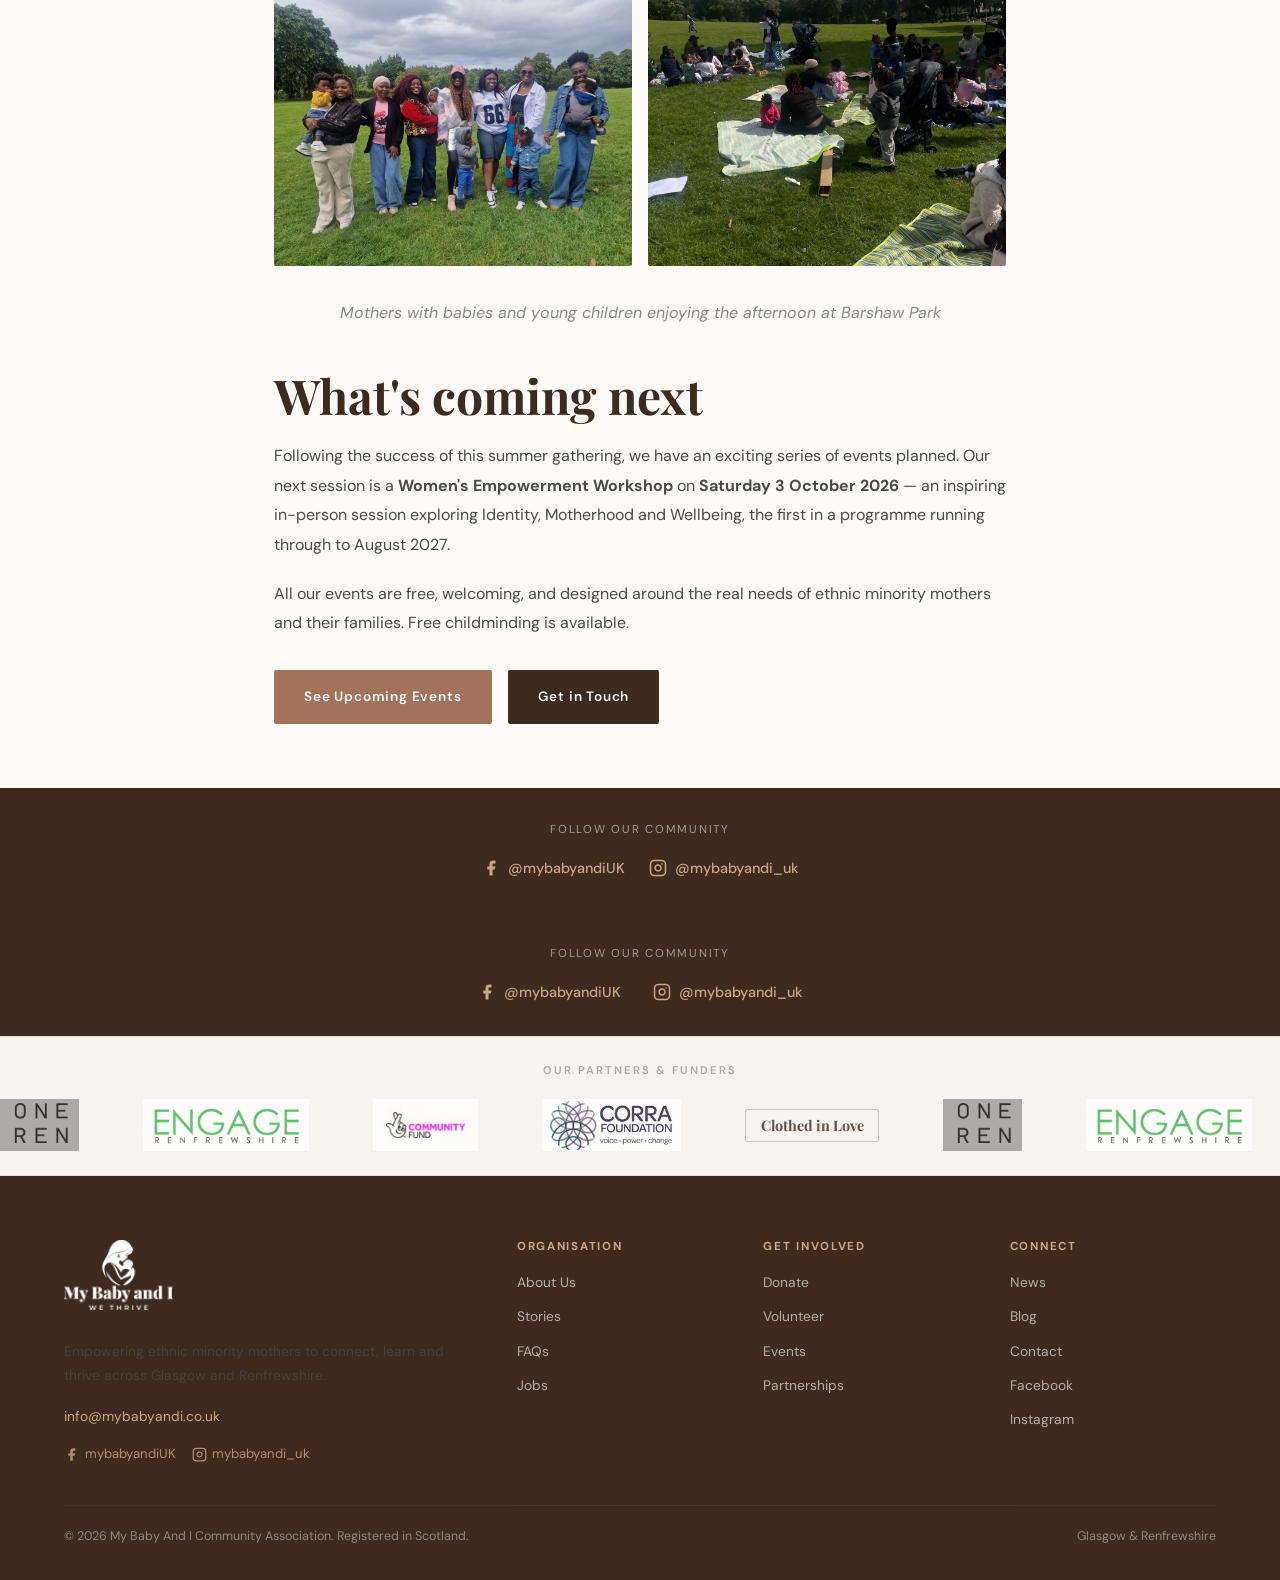
<file: news-summer-party.html>
<!DOCTYPE html>
<html lang="en">
<head>
  <meta charset="UTF-8"/>
  <meta name="viewport" content="width=device-width, initial-scale=1.0"/>
  <title>Summer Party at Barshaw Park | My Baby And I</title>
  <meta name="description" content="My Baby And I hosted a summer party at Barshaw Park, Paisley on 1 August 2026 — mothers, children and community joy."/>
  <link rel="stylesheet" href="css/style.css"/>
  <style>
    .article-hero { background: var(--deep-brown); padding: 8rem 1.5rem 4rem; text-align: center; }
    .article-hero h1 { color: var(--cream); max-width: 760px; margin: 0.75rem auto 1rem; }
    .article-hero .meta { color: var(--sand); font-size: 0.82rem; letter-spacing: 0.08em; }
    .article-body { max-width: 780px; margin: 0 auto; padding: 3.5rem 1.5rem 4rem; }
    .article-body p { margin-bottom: 1.2rem; font-size: 1rem; line-height: 1.85; }
    .article-body h2 { margin: 2.5rem 0 1rem; }
    .photo-grid { display: grid; grid-template-columns: 1fr 1fr; gap: 1rem; margin: 2.5rem 0; }
    .photo-grid img { width: 100%; border-radius: 2px; object-fit: cover; height: 280px; display: block; }
    .photo-grid img.full { grid-column: 1 / -1; height: 400px; object-position: center 30%; }
    .photo-caption { font-size: 0.78rem; color: #888; text-align: center; margin-top: -0.5rem; margin-bottom: 1.5rem; font-style: italic; }
    .back-link { display: inline-flex; align-items: center; gap: 0.4rem; font-size: 0.85rem; font-weight: 600; color: var(--terracotta); margin-bottom: 2rem; }
    @media(max-width:600px) {
      .photo-grid { grid-template-columns: 1fr; }
      .photo-grid img.full, .photo-grid img { height: 240px; }
    }
  </style>
</head>
<body>
<div id="nav-placeholder"></div>

<div class="article-hero">
  <span class="eyebrow" style="color:var(--sand);">News · Community</span>
  <h1>Summer Party at Barshaw Park, Paisley</h1>
  <div class="meta">1 August 2026 &nbsp;·&nbsp; Barshaw Park, Paisley &nbsp;·&nbsp; My Baby And I</div>
</div>

<div class="article-body">
  <a href="news.html" class="back-link">← Back to News</a>

  <p>On a beautiful summer day, <strong>1 August 2026</strong>, My Baby And I brought together mothers, children, and community members for a joyful summer party at <strong>Barshaw Park in Paisley</strong>. What unfolded was one of our most memorable community moments yet — a true celebration of togetherness, warmth, and belonging.</p>

  <p>Families spread out across the park with picnic blankets, food, laughter and music. Children played freely while mothers caught up, made new friends, and simply enjoyed a rare moment of collective joy in the open air.</p>

  <div class="photo-grid">
    <img src="images/images/events/summer-party-group-large.jpg" class="full" alt="Large group of mothers and children at My Baby And I summer party, Barshaw Park Paisley"/>
  </div>
  <p class="photo-caption">The My Baby And I community gathered at Barshaw Park — mothers, children and volunteers celebrating together</p>

  <h2>A community that shows up</h2>
  <p>The turnout was a wonderful reflection of how much our community has grown. Mothers who had never met before were sharing food, swapping parenting tips, and exchanging numbers. Children were making friends on the grass. It was everything My Baby And I stands for — connection made real.</p>

  <div class="photo-grid">
    <img src="images/images/events/summer-party-group-small.jpg" alt="Small group of mothers with babies at the summer party"/>
    <img src="images/images/events/summer-party-picnic.jpg" alt="Families enjoying a picnic at Barshaw Park summer party"/>
  </div>
  <p class="photo-caption">Mothers with babies and young children enjoying the afternoon at Barshaw Park</p>

  <h2>What's coming next</h2>
  <p>Following the success of this summer gathering, we have an exciting series of events planned. Our next session is a <strong>Women's Empowerment Workshop</strong> on <strong>Saturday 3 October 2026</strong> — an inspiring in-person session exploring Identity, Motherhood and Wellbeing, the first in a programme running through to August 2027.</p>

  <p>All our events are free, welcoming, and designed around the real needs of ethnic minority mothers and their families. Free childminding is available.</p>

  <div style="display:flex;gap:1rem;flex-wrap:wrap;margin-top:2rem;">
    <a href="get-involved.html#events" class="btn btn--primary">See Upcoming Events</a>
    <a href="contact.html" class="btn btn--dark">Get in Touch</a>
  </div>
</div>

<section style="background:var(--deep-brown);padding:2rem 1.5rem;text-align:center;"><p style="color:rgba(247,243,239,0.55);font-size:0.72rem;letter-spacing:0.15em;text-transform:uppercase;margin-bottom:1rem;">Follow Our Community</p><div style="display:flex;gap:1.5rem;justify-content:center;flex-wrap:wrap;"><a href="https://www.facebook.com/mybabyandiUK" target="_blank" rel="noopener" style="display:flex;align-items:center;gap:0.5rem;color:var(--sand);font-size:0.9rem;font-weight:500;"><svg width="18" height="18" viewBox="0 0 24 24" fill="currentColor"><path d="M18 2h-3a5 5 0 0 0-5 5v3H7v4h3v8h4v-8h3l1-4h-4V7a1 1 0 0 1 1-1h3z"/></svg>@mybabyandiUK</a><a href="https://www.instagram.com/mybabyandi_uk" target="_blank" rel="noopener" style="display:flex;align-items:center;gap:0.5rem;color:var(--sand);font-size:0.9rem;font-weight:500;"><svg width="18" height="18" viewBox="0 0 24 24" fill="none" stroke="currentColor" stroke-width="2" stroke-linecap="round" stroke-linejoin="round"><rect x="2" y="2" width="20" height="20" rx="5" ry="5"/><path d="M16 11.37A4 4 0 1 1 12.63 8 4 4 0 0 1 16 11.37z"/><line x1="17.5" y1="6.5" x2="17.51" y2="6.5"/></svg>@mybabyandi_uk</a></div></section>
<div id="footer-placeholder"></div>
<script src="js/components.js"></script>
<script src="js/main.js"></script>
</body>
</html>
</file>
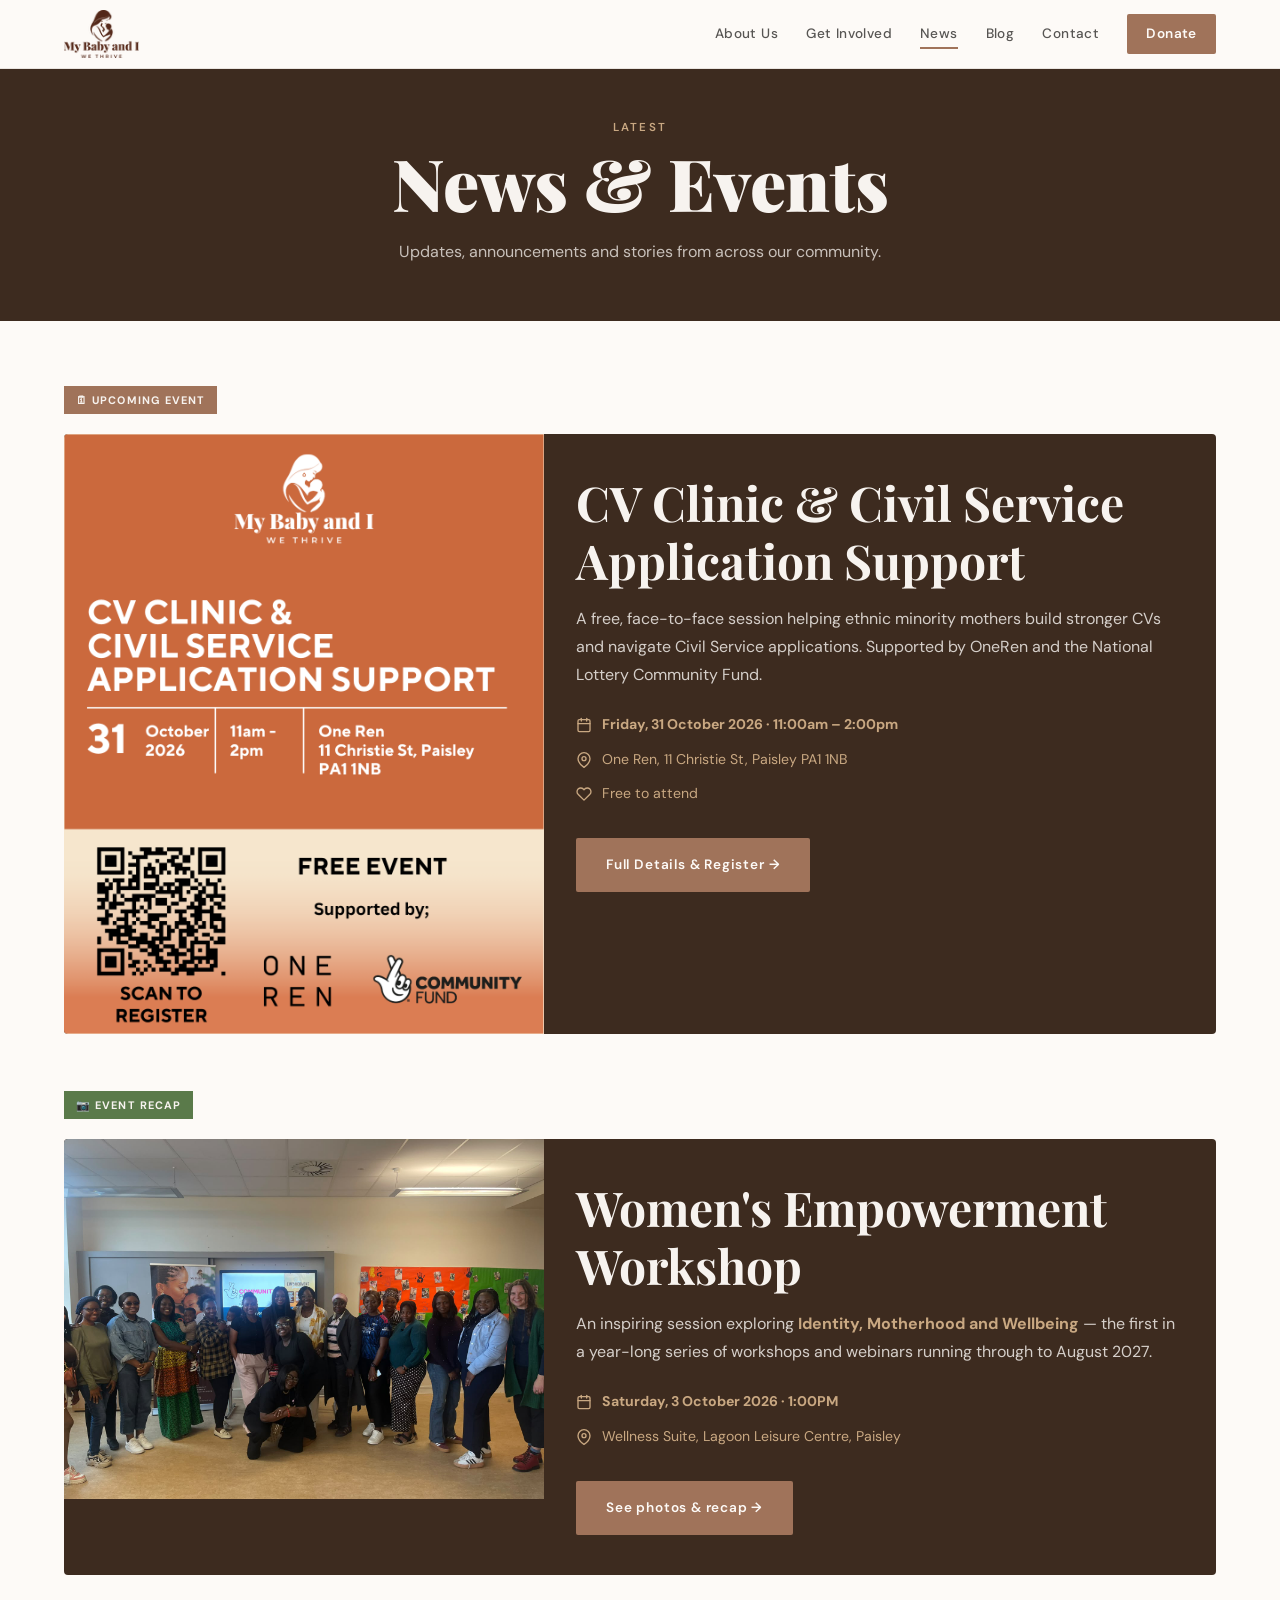
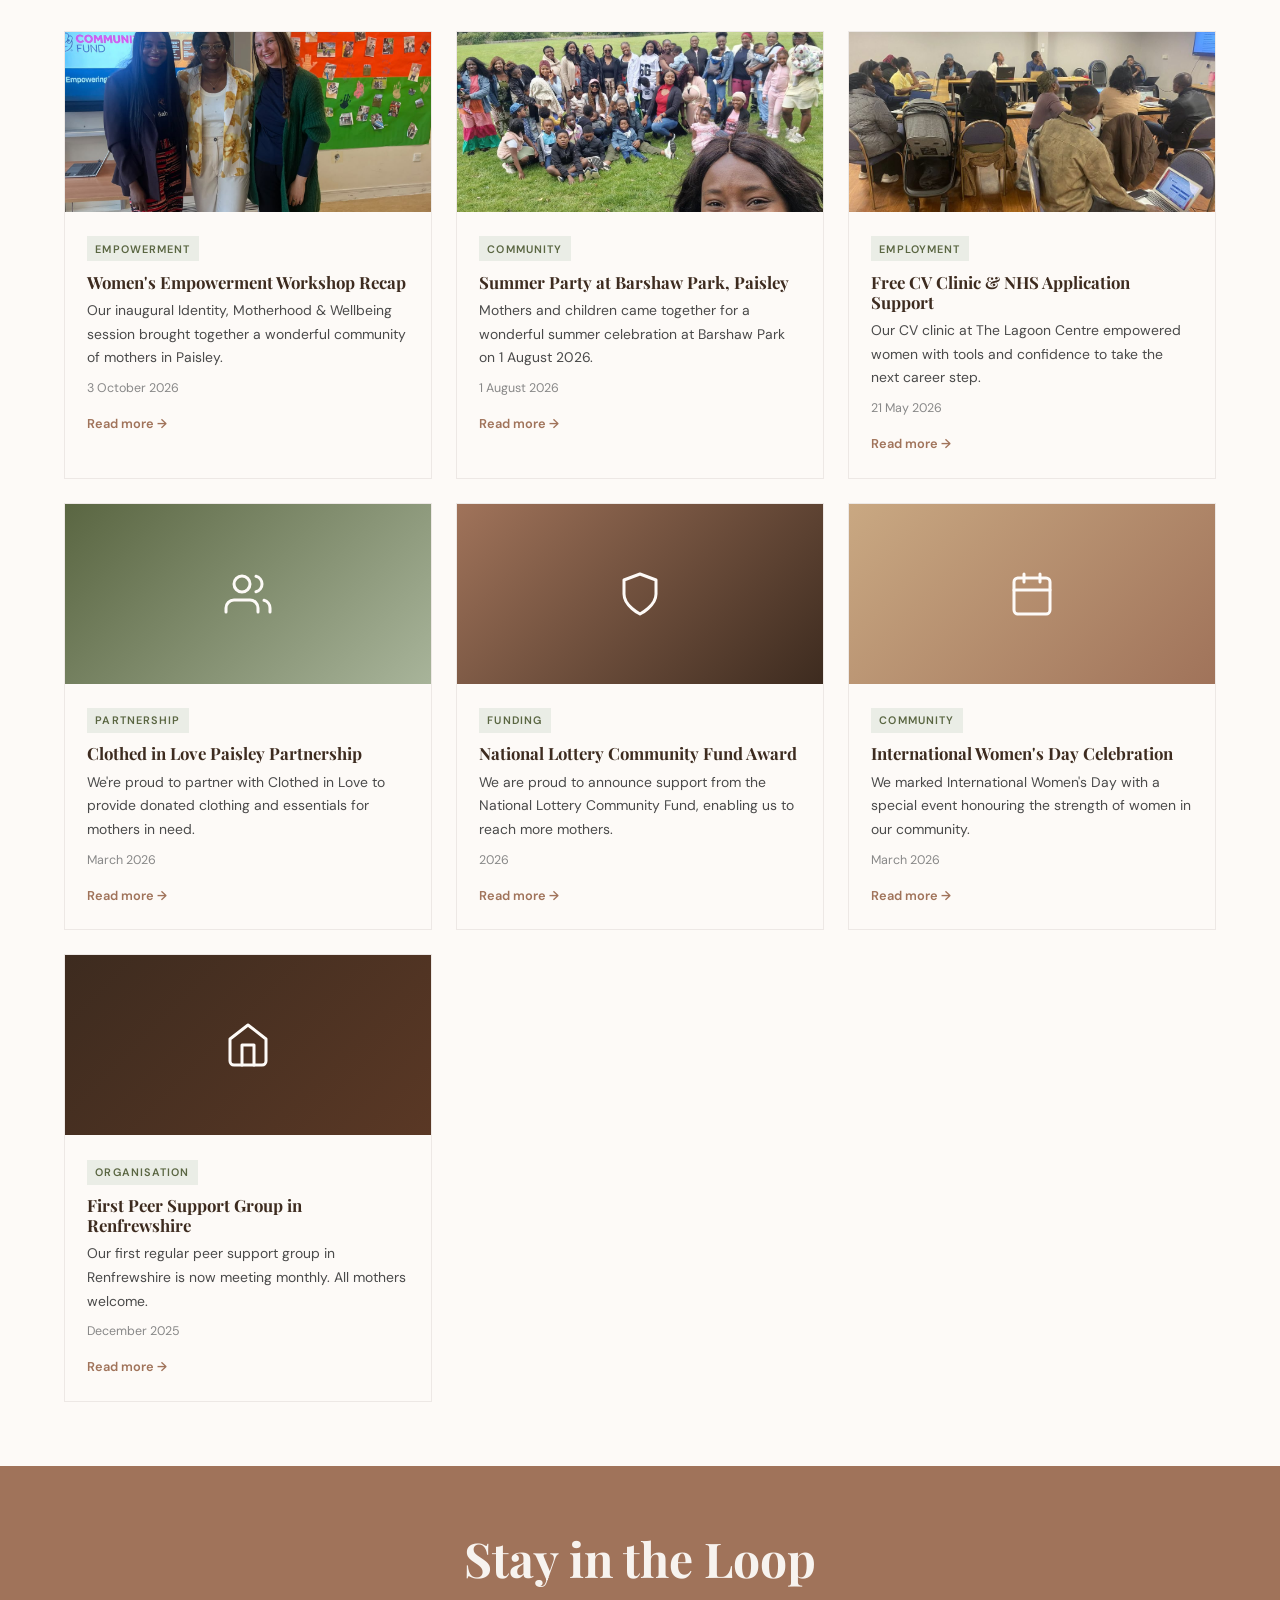
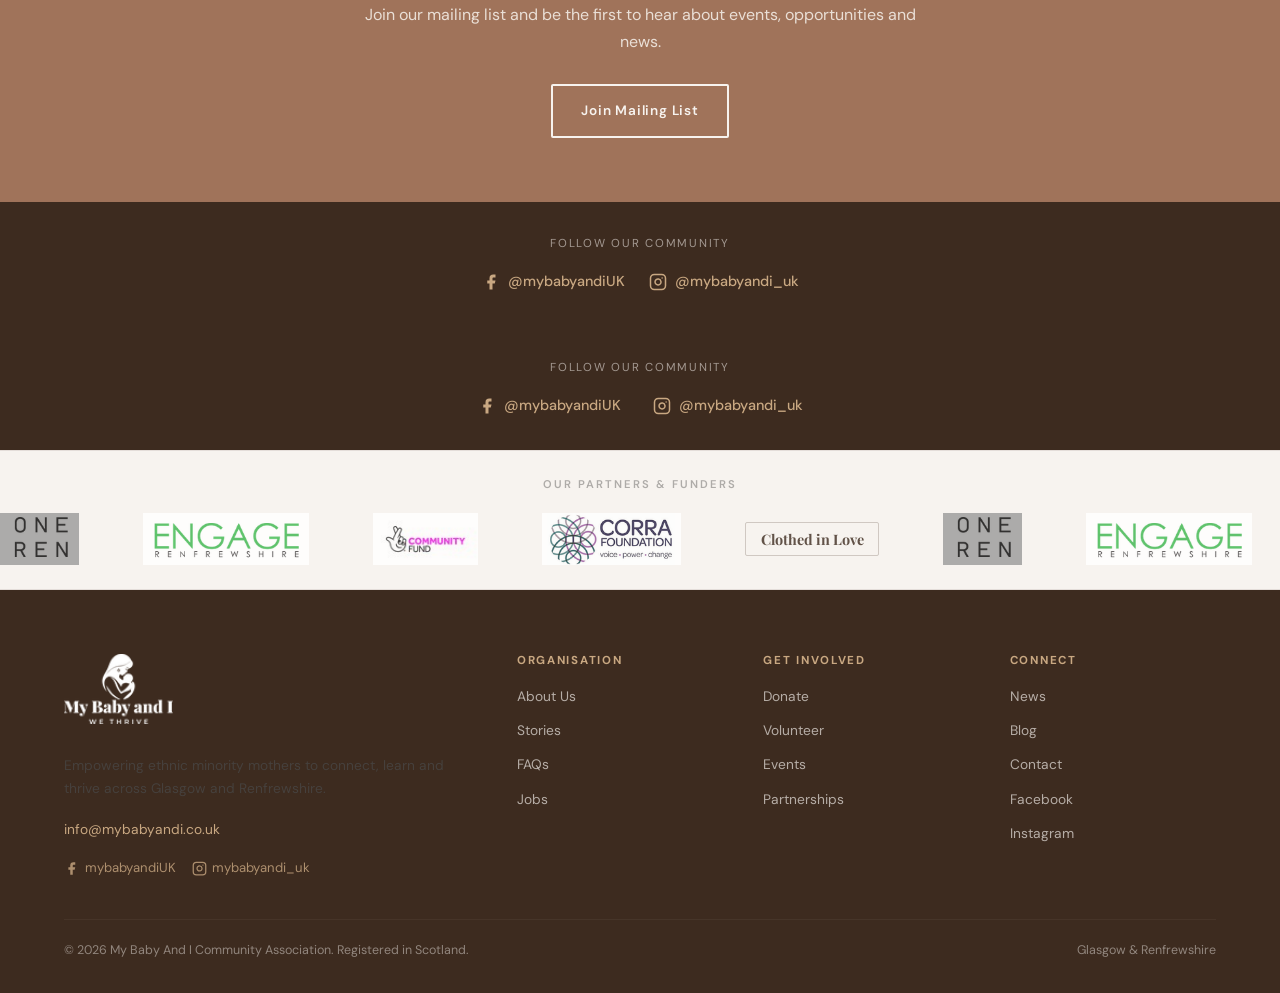
<file: news.html>
<!DOCTYPE html>
<html lang="en">
<head>
  <meta charset="UTF-8"/>
  <meta name="viewport" content="width=device-width, initial-scale=1.0"/>
  <title>News | My Baby And I</title>
  <link rel="stylesheet" href="css/style.css"/>
  <style>
    @media(max-width:700px){
      .featured-event-grid{grid-template-columns:1fr !important;}
      .featured-event-text{padding:1.5rem 1.5rem 2rem !important;}
    }
  </style>
</head>
<body>
<div id="nav-placeholder"></div>

<div class="page-header">
  <span class="eyebrow" style="color:var(--sand);">Latest</span>
  <h1>News &amp; Events</h1>
  <p>Updates, announcements and stories from across our community.</p>
</div>

<section class="section">
  <div class="container">

    <!-- FEATURED: CV Clinic 31 Oct (upcoming) -->
    <div class="fade-up" style="margin-bottom:3.5rem;">
      <span style="display:inline-block;background:var(--terracotta);color:var(--cream);font-size:0.68rem;font-weight:700;letter-spacing:0.1em;text-transform:uppercase;padding:0.3rem 0.75rem;margin-bottom:1.25rem;">🗓 Upcoming Event</span>
      <div class="featured-event-grid" style="display:grid;grid-template-columns:1fr 1.4fr;gap:0;align-items:start;background:var(--deep-brown);border-radius:4px;overflow:hidden;">
        <img src="images/images/events/cv-clinic-oct31-flyer.png"
             alt="CV Clinic and Civil Service Application Support — 31 October 2026"
             style="width:100%;height:auto;display:block;"/>
        <div class="featured-event-text" style="padding:2.5rem 2.5rem 2.5rem 2rem;display:flex;flex-direction:column;justify-content:center;">
          <h2 style="color:var(--cream);margin-bottom:1rem;">CV Clinic &amp; Civil Service Application Support</h2>
          <p style="color:rgba(247,243,239,0.82);line-height:1.75;">A free, face-to-face session helping ethnic minority mothers build stronger CVs and navigate Civil Service applications. Supported by OneRen and the National Lottery Community Fund.</p>
          <div style="margin-top:1.5rem;display:flex;flex-direction:column;gap:0.65rem;">
            <div style="display:flex;align-items:center;gap:0.6rem;color:var(--sand);font-size:0.88rem;">
              <svg width="16" height="16" viewBox="0 0 24 24" fill="none" stroke="currentColor" stroke-width="2" stroke-linecap="round" stroke-linejoin="round"><rect x="3" y="4" width="18" height="18" rx="2"/><line x1="16" y1="2" x2="16" y2="6"/><line x1="8" y1="2" x2="8" y2="6"/><line x1="3" y1="10" x2="21" y2="10"/></svg>
              <strong>Friday, 31 October 2026 · 11:00am – 2:00pm</strong>
            </div>
            <div style="display:flex;align-items:center;gap:0.6rem;color:var(--sand);font-size:0.88rem;">
              <svg width="16" height="16" viewBox="0 0 24 24" fill="none" stroke="currentColor" stroke-width="2" stroke-linecap="round" stroke-linejoin="round"><path d="M21 10c0 7-9 13-9 13s-9-6-9-13a9 9 0 0 1 18 0z"/><circle cx="12" cy="10" r="3"/></svg>
              One Ren, 11 Christie St, Paisley PA1 1NB
            </div>
            <div style="display:flex;align-items:center;gap:0.6rem;color:var(--sand);font-size:0.88rem;">
              <svg width="16" height="16" viewBox="0 0 24 24" fill="none" stroke="currentColor" stroke-width="2" stroke-linecap="round" stroke-linejoin="round"><path d="M20.84 4.61a5.5 5.5 0 0 0-7.78 0L12 5.67l-1.06-1.06a5.5 5.5 0 0 0-7.78 7.78l1.06 1.06L12 21.23l7.78-7.78 1.06-1.06a5.5 5.5 0 0 0 0-7.78z"/></svg>
              Free to attend
            </div>
          </div>
          <a href="news-cv-clinic-oct2026.html" class="btn btn--primary" style="margin-top:2rem;display:inline-block;width:fit-content;">Full Details &amp; Register →</a>
        </div>
      </div>
    </div>

    <!-- FEATURED: Empowerment Workshop (recap) -->
    <div class="fade-up" style="margin-bottom:3.5rem;">
      <span style="display:inline-block;background:#5A7A4A;color:var(--cream);font-size:0.68rem;font-weight:700;letter-spacing:0.1em;text-transform:uppercase;padding:0.3rem 0.75rem;margin-bottom:1.25rem;">📷 Event Recap</span>
      <div class="featured-event-grid" style="display:grid;grid-template-columns:1fr 1.4fr;gap:0;align-items:start;background:var(--deep-brown);border-radius:4px;overflow:hidden;">
        <img src="images/images/events/empowerment-group.jpg"
             alt="Attendees at the Women's Empowerment Workshop, Lagoon Centre, Paisley, 3 October 2026"
             style="width:100%;height:auto;display:block;"/>
        <div class="featured-event-text" style="padding:2.5rem 2.5rem 2.5rem 2rem;display:flex;flex-direction:column;justify-content:center;">
          <h2 style="color:var(--cream);margin-bottom:1rem;">Women's Empowerment Workshop</h2>
          <p style="color:rgba(247,243,239,0.82);line-height:1.75;">An inspiring session exploring <strong style="color:var(--sand);">Identity, Motherhood and Wellbeing</strong> — the first in a year-long series of workshops and webinars running through to August 2027.</p>
          <div style="margin-top:1.5rem;display:flex;flex-direction:column;gap:0.65rem;">
            <div style="display:flex;align-items:center;gap:0.6rem;color:var(--sand);font-size:0.88rem;">
              <svg width="16" height="16" viewBox="0 0 24 24" fill="none" stroke="currentColor" stroke-width="2" stroke-linecap="round" stroke-linejoin="round"><rect x="3" y="4" width="18" height="18" rx="2"/><line x1="16" y1="2" x2="16" y2="6"/><line x1="8" y1="2" x2="8" y2="6"/><line x1="3" y1="10" x2="21" y2="10"/></svg>
              <strong>Saturday, 3 October 2026 · 1:00PM</strong>
            </div>
            <div style="display:flex;align-items:center;gap:0.6rem;color:var(--sand);font-size:0.88rem;">
              <svg width="16" height="16" viewBox="0 0 24 24" fill="none" stroke="currentColor" stroke-width="2" stroke-linecap="round" stroke-linejoin="round"><path d="M21 10c0 7-9 13-9 13s-9-6-9-13a9 9 0 0 1 18 0z"/><circle cx="12" cy="10" r="3"/></svg>
              Wellness Suite, Lagoon Leisure Centre, Paisley
            </div>
          </div>
          <a href="news-empowerment-workshop.html" class="btn btn--primary" style="margin-top:2rem;display:inline-block;width:fit-content;">See photos &amp; recap →</a>
        </div>
      </div>
    </div>

    <!-- News Grid -->
    <div class="cards">

      <!-- NEW: Empowerment Workshop card -->
      <div class="card fade-up">
        <div class="card__img">
          <img src="images/images/events/empowerment-speakers.jpg" alt="Founder and guest speakers at the Women's Empowerment Workshop"/>
        </div>
        <div class="card__body">
          <span class="card__tag">Empowerment</span>
          <h3>Women's Empowerment Workshop Recap</h3>
          <p>Our inaugural Identity, Motherhood &amp; Wellbeing session brought together a wonderful community of mothers in Paisley.</p>
          <p style="font-size:0.78rem;color:#888;margin-top:0.5rem;">3 October 2026</p>
          <a href="news-empowerment-workshop.html" class="card__link">Read more</a>
        </div>
      </div>

      <div class="card fade-up">
        <div class="card__img">
          <img src="images/images/events/summer-party-group-large.jpg" alt="Summer party at Barshaw Park"/>
        </div>
        <div class="card__body">
          <span class="card__tag">Community</span>
          <h3>Summer Party at Barshaw Park, Paisley</h3>
          <p>Mothers and children came together for a wonderful summer celebration at Barshaw Park on 1 August 2026.</p>
          <p style="font-size:0.78rem;color:#888;margin-top:0.5rem;">1 August 2026</p>
          <a href="news-summer-party.html" class="card__link">Read more</a>
        </div>
      </div>

      <div class="card fade-up">
        <div class="card__img">
          <img src="images/images/events/cv-clinic-session.jpg" alt="CV Clinic session"/>
        </div>
        <div class="card__body">
          <span class="card__tag">Employment</span>
          <h3>Free CV Clinic &amp; NHS Application Support</h3>
          <p>Our CV clinic at The Lagoon Centre empowered women with tools and confidence to take the next career step.</p>
          <p style="font-size:0.78rem;color:#888;margin-top:0.5rem;">21 May 2026</p>
          <a href="news-cv-clinic.html" class="card__link">Read more</a>
        </div>
      </div>

      <div class="card fade-up">
        <div class="card__img" style="background:linear-gradient(135deg,var(--olive),var(--sage));display:flex;align-items:center;justify-content:center;">
          <svg width="48" height="48" viewBox="0 0 24 24" fill="none" stroke="var(--warm-white)" stroke-width="1.5" stroke-linecap="round" stroke-linejoin="round"><path d="M17 21v-2a4 4 0 0 0-4-4H5a4 4 0 0 0-4 4v2"/><circle cx="9" cy="7" r="4"/><path d="M23 21v-2a4 4 0 0 0-3-3.87"/><path d="M16 3.13a4 4 0 0 1 0 7.75"/></svg>
        </div>
        <div class="card__body">
          <span class="card__tag">Partnership</span>
          <h3>Clothed in Love Paisley Partnership</h3>
          <p>We're proud to partner with Clothed in Love to provide donated clothing and essentials for mothers in need.</p>
          <p style="font-size:0.78rem;color:#888;margin-top:0.5rem;">March 2026</p>
          <a href="#" class="card__link">Read more</a>
        </div>
      </div>

      <div class="card fade-up">
        <div class="card__img" style="background:linear-gradient(135deg,var(--terracotta),var(--deep-brown));display:flex;align-items:center;justify-content:center;">
          <svg width="48" height="48" viewBox="0 0 24 24" fill="none" stroke="var(--warm-white)" stroke-width="1.5" stroke-linecap="round" stroke-linejoin="round"><path d="M12 22s8-4 8-10V5l-8-3-8 3v7c0 6 8 10 8 10z"/></svg>
        </div>
        <div class="card__body">
          <span class="card__tag">Funding</span>
          <h3>National Lottery Community Fund Award</h3>
          <p>We are proud to announce support from the National Lottery Community Fund, enabling us to reach more mothers.</p>
          <p style="font-size:0.78rem;color:#888;margin-top:0.5rem;">2026</p>
          <a href="#" class="card__link">Read more</a>
        </div>
      </div>

      <div class="card fade-up">
        <div class="card__img" style="background:linear-gradient(135deg,var(--sand),var(--terracotta));display:flex;align-items:center;justify-content:center;">
          <svg width="48" height="48" viewBox="0 0 24 24" fill="none" stroke="var(--warm-white)" stroke-width="1.5" stroke-linecap="round" stroke-linejoin="round"><rect x="3" y="4" width="18" height="18" rx="2"/><line x1="16" y1="2" x2="16" y2="6"/><line x1="8" y1="2" x2="8" y2="6"/><line x1="3" y1="10" x2="21" y2="10"/></svg>
        </div>
        <div class="card__body">
          <span class="card__tag">Community</span>
          <h3>International Women's Day Celebration</h3>
          <p>We marked International Women's Day with a special event honouring the strength of women in our community.</p>
          <p style="font-size:0.78rem;color:#888;margin-top:0.5rem;">March 2026</p>
          <a href="#" class="card__link">Read more</a>
        </div>
      </div>

      <div class="card fade-up">
        <div class="card__img" style="background:linear-gradient(135deg,var(--deep-brown),#5a3825);display:flex;align-items:center;justify-content:center;">
          <svg width="48" height="48" viewBox="0 0 24 24" fill="none" stroke="var(--warm-white)" stroke-width="1.5" stroke-linecap="round" stroke-linejoin="round"><path d="M3 9l9-7 9 7v11a2 2 0 0 1-2 2H5a2 2 0 0 1-2-2z"/><polyline points="9 22 9 12 15 12 15 22"/></svg>
        </div>
        <div class="card__body">
          <span class="card__tag">Organisation</span>
          <h3>First Peer Support Group in Renfrewshire</h3>
          <p>Our first regular peer support group in Renfrewshire is now meeting monthly. All mothers welcome.</p>
          <p style="font-size:0.78rem;color:#888;margin-top:0.5rem;">December 2025</p>
          <a href="#" class="card__link">Read more</a>
        </div>
      </div>

    </div>
  </div>
</section>

<section class="cta-banner">
  <h2>Stay in the Loop</h2>
  <p>Join our mailing list and be the first to hear about events, opportunities and news.</p>
  <a href="contact.html" class="btn btn--outline">Join Mailing List</a>
</section>

<section style="background:var(--deep-brown);padding:2rem 1.5rem;text-align:center;"><p style="color:rgba(247,243,239,0.55);font-size:0.72rem;letter-spacing:0.15em;text-transform:uppercase;margin-bottom:1rem;">Follow Our Community</p><div style="display:flex;gap:1.5rem;justify-content:center;flex-wrap:wrap;"><a href="https://www.facebook.com/mybabyandiUK" target="_blank" rel="noopener" style="display:flex;align-items:center;gap:0.5rem;color:var(--sand);font-size:0.9rem;font-weight:500;"><svg width="18" height="18" viewBox="0 0 24 24" fill="currentColor"><path d="M18 2h-3a5 5 0 0 0-5 5v3H7v4h3v8h4v-8h3l1-4h-4V7a1 1 0 0 1 1-1h3z"/></svg>@mybabyandiUK</a><a href="https://www.instagram.com/mybabyandi_uk" target="_blank" rel="noopener" style="display:flex;align-items:center;gap:0.5rem;color:var(--sand);font-size:0.9rem;font-weight:500;"><svg width="18" height="18" viewBox="0 0 24 24" fill="none" stroke="currentColor" stroke-width="2" stroke-linecap="round" stroke-linejoin="round"><rect x="2" y="2" width="20" height="20" rx="5" ry="5"/><path d="M16 11.37A4 4 0 1 1 12.63 8 4 4 0 0 1 16 11.37z"/><line x1="17.5" y1="6.5" x2="17.51" y2="6.5"/></svg>@mybabyandi_uk</a></div></section>
<div id="footer-placeholder"></div>
<script src="js/components.js"></script>
<script src="js/main.js"></script>
</body>
</html>
</file>
<file: css/style.css>
@import url('https://fonts.googleapis.com/css2?family=Playfair+Display:ital,wght@0,400;0,700;0,900;1,400&family=DM+Sans:wght@300;400;500;600&display=swap');

:root {
  --footprint:  #A0735A;
  --leaf:       #575553;
  --burgundy:   #6B2D2D;
  --cream:      #F7F3EF;
  --warm-white: #FDFAF7;
  --terracotta: #A0735A;
  --rust:       #7A5240;
  --deep-brown: #3D2B1F;
  --sand:       #C9A882;
  --olive:      #5A6642;
  --sage:       #A8B49A;
  --charcoal:   #575553;
  --light-sage: #EAEde6;
  --font-display: 'Playfair Display', Georgia, serif;
  --font-body:    'DM Sans', sans-serif;
  --max-w: 1200px;
  --radius: 2px;
  --transition: 0.3s ease;
}

*, *::before, *::after { box-sizing: border-box; margin: 0; padding: 0; }
html { scroll-behavior: smooth; -webkit-text-size-adjust: 100%; }
body { font-family: var(--font-body); background: var(--warm-white); color: var(--charcoal); font-size: 16px; line-height: 1.7; }

/* ── TYPOGRAPHY ───────────────────────────────── */
h1,h2,h3,h4 { font-family: var(--font-display); line-height: 1.2; color: var(--deep-brown); }
h1 { font-size: clamp(2rem, 6vw, 4.5rem); font-weight: 900; }
h2 { font-size: clamp(1.6rem, 4vw, 3rem); font-weight: 700; }
h3 { font-size: clamp(1.1rem, 2.5vw, 1.6rem); font-weight: 700; }
h4 { font-size: 1rem; font-weight: 700; }
p  { color: #4a4a4a; }
a  { color: inherit; text-decoration: none; }

.eyebrow {
  font-family: var(--font-body);
  font-size: 0.72rem; font-weight: 600;
  letter-spacing: 0.2em; text-transform: uppercase;
  color: var(--terracotta);
}

/* ── LAYOUT ───────────────────────────────────── */
.container { max-width: var(--max-w); margin: 0 auto; padding: 0 1.5rem; }
.section    { padding: 4rem 0; }
.section--dark  { background: var(--deep-brown); color: var(--cream); }
.section--dark h2, .section--dark h3, .section--dark h4 { color: var(--sand); }
.section--dark p { color: var(--cream); opacity: 0.85; }
.section--cream { background: var(--cream); }
.section--sage  { background: var(--light-sage); }

/* ── NAV ──────────────────────────────────────── */
.nav {
  position: fixed; top: 0; left: 0; right: 0; z-index: 1000;
  background: var(--warm-white);
  border-bottom: 1px solid rgba(59,35,20,0.1);
  transition: box-shadow var(--transition);
}
.nav.scrolled { box-shadow: 0 2px 20px rgba(59,35,20,0.12); }
.nav__inner {
  max-width: var(--max-w); margin: 0 auto; padding: 0 1.5rem;
  display: flex; align-items: center; justify-content: space-between;
  height: 68px;
}
.nav__logo { display: flex; align-items: center; }
.nav__logo-img { height: 48px; width: auto; display: block; }

/* Desktop nav links */
.nav__links {
  display: flex; gap: 1.75rem; align-items: center;
}
.nav__links a {
  font-size: 0.85rem; font-weight: 500; letter-spacing: 0.03em;
  color: var(--charcoal); transition: color var(--transition);
  position: relative; white-space: nowrap;
}
.nav__links a::after {
  content: ''; position: absolute; bottom: -3px; left: 0; right: 0; height: 1.5px;
  background: var(--terracotta); transform: scaleX(0); transition: transform var(--transition);
}
.nav__links a:hover::after, .nav__links a.active::after { transform: scaleX(1); }
.nav__links a:hover { color: var(--terracotta); }
.nav__cta {
  background: var(--terracotta) !important; color: var(--warm-white) !important;
  padding: 0.5rem 1.2rem; border-radius: var(--radius);
  font-weight: 600 !important;
}
.nav__cta:hover { background: var(--rust) !important; }
.nav__cta::after { display: none !important; }

/* Hamburger */
.nav__hamburger {
  display: none; flex-direction: column; gap: 5px;
  cursor: pointer; background: none; border: none;
  padding: 6px; border-radius: 4px;
}
.nav__hamburger span {
  display: block; width: 24px; height: 2px;
  background: var(--deep-brown); transition: var(--transition);
  border-radius: 2px;
}
.nav__hamburger.open span:nth-child(1) { transform: rotate(45deg) translate(5px, 5px); }
.nav__hamburger.open span:nth-child(2) { opacity: 0; }
.nav__hamburger.open span:nth-child(3) { transform: rotate(-45deg) translate(5px, -5px); }

/* Mobile nav */
@media (max-width: 860px) {
  .nav__hamburger { display: flex; }
  .nav__links {
    display: none; flex-direction: column; align-items: flex-start;
    position: absolute; top: 68px; left: 0; right: 0;
    background: var(--warm-white);
    border-bottom: 1px solid rgba(59,35,20,0.1);
    padding: 1.25rem 1.5rem 1.5rem;
    gap: 0.1rem;
    box-shadow: 0 8px 24px rgba(59,35,20,0.1);
  }
  .nav__links.open { display: flex; }
  .nav__links a {
    width: 100%; padding: 0.65rem 0;
    border-bottom: 1px solid rgba(59,35,20,0.06);
    font-size: 1rem;
  }
  .nav__links a:last-child { border-bottom: none; margin-top: 0.5rem; }
  .nav__cta { display: inline-block; width: auto; text-align: center; }
}

/* ── BUTTONS ──────────────────────────────────── */
.btn {
  display: inline-block; font-family: var(--font-body);
  font-size: 0.85rem; font-weight: 600; letter-spacing: 0.06em;
  padding: 0.85rem 1.75rem; border-radius: var(--radius);
  cursor: pointer; transition: all var(--transition); border: 2px solid transparent;
  text-align: center;
}
.btn--primary { background: var(--terracotta); color: var(--warm-white); }
.btn--primary:hover { background: var(--rust); }
.btn--outline  { background: transparent; border-color: var(--cream); color: var(--cream); }
.btn--outline:hover { background: var(--cream); color: var(--deep-brown); }
.btn--dark   { background: var(--deep-brown); color: var(--cream); }
.btn--dark:hover { background: var(--charcoal); }
.btn--sand   { background: var(--sand); color: var(--deep-brown); }
.btn--sand:hover { background: #c49a5a; }

/* ── PAGE HEADER ──────────────────────────────── */
.page-header { background: var(--deep-brown); padding: 7rem 1.5rem 3.5rem; text-align: center; }
.page-header h1 { color: var(--cream); margin-bottom: 0.75rem; }
.page-header p { color: rgba(247,243,239,0.75); max-width: 560px; margin: 0 auto; font-size: 1rem; }

/* ── HERO (clean dark) ────────────────────────── */
.hero {
  background: var(--deep-brown);
  min-height: 100vh; display: flex; align-items: center;
  padding-top: 68px; position: relative; overflow: hidden;
}
.hero::before {
  content: ''; position: absolute; inset: 0;
  background-image: radial-gradient(circle, rgba(201,168,130,0.07) 1px, transparent 1px);
  background-size: 28px 28px; pointer-events: none;
}
.hero__inner { position: relative; z-index: 2; max-width: var(--max-w); margin: 0 auto; padding: 4rem 1.5rem; }
.hero__inner h1 { color: var(--cream); max-width: 700px; margin-bottom: 0.75rem; }
.hero__inner h1 em { color: var(--sand); font-style: italic; }
.hero__tagline { font-style: italic; color: var(--sand); font-size: 1.05rem; margin-bottom: 1.2rem; font-family: var(--font-display); }
.hero__desc { color: rgba(247,243,239,0.85); font-size: 1rem; max-width: 540px; margin-bottom: 2.5rem; line-height: 1.8; }

/* ── MISSION BLOCK ────────────────────────────── */
.mission-block { background: var(--deep-brown); }
.mission-quote { text-align: center; padding: 3.5rem 1.5rem 2.5rem; max-width: 700px; margin: 0 auto; }
.mission-quote .eyebrow { color: var(--sand); display: block; margin-bottom: 1rem; }
.mission-quote blockquote { font-family: var(--font-display); font-size: clamp(1.3rem, 3vw, 2rem); font-style: italic; color: var(--cream); line-height: 1.5; margin: 0 0 0.75rem; }
.mission-quote cite { font-size: 0.75rem; letter-spacing: 0.18em; text-transform: uppercase; color: var(--sand); font-style: normal; }
.mission-photos { display: grid; grid-template-columns: 1fr 1fr; gap: 4px; overflow: hidden; }
.mission-photo { width: 100%; height: 440px; object-fit: cover; object-position: center 15%; display: block; transition: transform 0.6s ease; }
.mission-photo:hover { transform: scale(1.02); }
.mission-cta { background: var(--deep-brown); text-align: center; padding: 2rem 1.5rem; }
@media (max-width: 600px) {
  .mission-photos { grid-template-columns: 1fr; }
  .mission-photo { height: 260px; }
  .mission-quote { padding: 2.5rem 1.25rem 2rem; }
}

/* ── STATS ────────────────────────────────────── */
.stats { display: grid; grid-template-columns: repeat(3, 1fr); }
.stat { padding: 2.5rem 1.5rem; text-align: center; border-right: 1px solid rgba(59,35,20,0.1); }
.stat:last-child { border-right: none; }
.stat__num { font-family: var(--font-display); font-size: 2.8rem; font-weight: 900; color: var(--terracotta); display: block; }
.stat__label { font-size: 0.78rem; letter-spacing: 0.08em; text-transform: uppercase; color: var(--charcoal); opacity: 0.7; margin-top: 0.3rem; }
@media (max-width: 600px) {
  .stats { grid-template-columns: 1fr; }
  .stat { border-right: none; border-bottom: 1px solid rgba(59,35,20,0.1); padding: 1.75rem 1.5rem; }
  .stat:last-child { border-bottom: none; }
}

/* ── PILLARS ──────────────────────────────────── */
.pillars { display: grid; grid-template-columns: repeat(3, 1fr); gap: 1.5px; background: rgba(59,35,20,0.1); }
.pillar { background: var(--warm-white); padding: 2rem 1.5rem; transition: background var(--transition); }
.pillar:hover { background: var(--cream); }
.pillar__icon { margin-bottom: 1rem; line-height: 1; }
.pillar__icon svg { width: 36px; height: 36px; stroke: var(--terracotta); fill: none; stroke-width: 1.8; stroke-linecap: round; stroke-linejoin: round; }
.pillar h3 { margin-bottom: 0.65rem; font-size: 1.15rem; }
.pillar p { font-size: 0.9rem; }
@media (max-width: 700px) {
  .pillars { grid-template-columns: 1fr; gap: 1px; }
}

/* ── CARDS ────────────────────────────────────── */
.cards { display: grid; grid-template-columns: repeat(3, 1fr); gap: 1.5rem; }
.card { background: var(--warm-white); border: 1px solid rgba(59,35,20,0.08); overflow: hidden; transition: transform var(--transition), box-shadow var(--transition); }
.card:hover { transform: translateY(-4px); box-shadow: 0 12px 40px rgba(59,35,20,0.12); }
.card__img { height: 180px; display: flex; align-items: center; justify-content: center; overflow: hidden; }
.card__img img { width: 100%; height: 100%; object-fit: cover; }
.card__img svg { width: 48px; height: 48px; stroke: var(--warm-white); fill: none; stroke-width: 1.5; stroke-linecap: round; stroke-linejoin: round; }
.card__body { padding: 1.35rem; }
.card__tag { display: inline-block; font-size: 0.68rem; font-weight: 600; letter-spacing: 0.1em; text-transform: uppercase; background: var(--light-sage); color: var(--olive); padding: 0.2rem 0.55rem; margin-bottom: 0.65rem; }
.card__body h3 { font-size: 1.05rem; margin-bottom: 0.45rem; }
.card__body p { font-size: 0.87rem; }
.card__link { display: inline-block; margin-top: 0.85rem; font-size: 0.8rem; font-weight: 600; color: var(--terracotta); }
.card__link::after { content: ' →'; }
@media (max-width: 700px) { .cards { grid-template-columns: 1fr; } }
@media (min-width: 701px) and (max-width: 960px) { .cards { grid-template-columns: 1fr 1fr; } }

/* ── CTA BANNER ───────────────────────────────── */
.cta-banner { background: var(--terracotta); padding: 4rem 1.5rem; text-align: center; }
.cta-banner h2 { color: var(--cream); margin-bottom: 0.85rem; }
.cta-banner p { color: rgba(247,242,236,0.85); max-width: 560px; margin: 0 auto 1.75rem; }

/* ── FAQ ──────────────────────────────────────── */
.faq-item { border-bottom: 1px solid rgba(59,35,20,0.12); }
.faq-q { width: 100%; text-align: left; background: none; border: none; cursor: pointer; padding: 1.1rem 0; display: flex; justify-content: space-between; align-items: center; font-family: var(--font-body); font-size: 0.97rem; font-weight: 600; color: var(--deep-brown); }
.faq-q .arrow { transition: transform var(--transition); font-size: 1.1rem; color: var(--terracotta); flex-shrink: 0; margin-left: 1rem; }
.faq-item.open .arrow { transform: rotate(45deg); }
.faq-a { display: none; padding-bottom: 1.1rem; color: #4a4a4a; font-size: 0.93rem; }
.faq-item.open .faq-a { display: block; }

/* ── FORMS ────────────────────────────────────── */
.form-group { margin-bottom: 1.1rem; }
.form-group label { display: block; font-size: 0.78rem; font-weight: 600; letter-spacing: 0.05em; text-transform: uppercase; margin-bottom: 0.4rem; color: var(--deep-brown); }
.form-group input, .form-group textarea, .form-group select {
  width: 100%; padding: 0.8rem 1rem;
  border: 1.5px solid rgba(59,35,20,0.2);
  background: var(--warm-white); font-family: var(--font-body); font-size: 0.95rem;
  color: var(--charcoal); border-radius: var(--radius);
  transition: border-color var(--transition);
  -webkit-appearance: none;
}
.form-group input:focus, .form-group textarea:focus, .form-group select:focus { outline: none; border-color: var(--terracotta); }
.form-group textarea { resize: vertical; min-height: 110px; }

/* ── INVOLVE GRID ─────────────────────────────── */
.involve-grid { display: grid; grid-template-columns: repeat(2, 1fr); gap: 1.5rem; }
.involve-card { padding: 2rem 1.5rem; border: 1.5px solid rgba(59,35,20,0.12); transition: border-color var(--transition); }
.involve-card:hover { border-color: var(--terracotta); }
.involve-card h3 { margin-bottom: 0.65rem; }
.involve-card p { font-size: 0.9rem; margin-bottom: 1.35rem; }
.involve-card .icon { font-size: 2rem; margin-bottom: 0.85rem; }
@media (max-width: 600px) { .involve-grid { grid-template-columns: 1fr; } }

/* ── FOOTER ───────────────────────────────────── */
.footer { background: var(--deep-brown); color: var(--cream); padding: 4rem 0 2rem; }
.footer__grid { display: grid; grid-template-columns: 2fr 1fr 1fr 1fr; gap: 2.5rem; margin-bottom: 2.5rem; }
.footer__brand p { font-size: 0.86rem; opacity: 0.7; margin-bottom: 0.5rem; margin-top: 0.5rem; }
.footer__col h4 { color: var(--sand); font-size: 0.72rem; letter-spacing: 0.15em; text-transform: uppercase; margin-bottom: 0.85rem; font-family: var(--font-body); }
.footer__col ul { list-style: none; }
.footer__col ul li { margin-bottom: 0.45rem; }
.footer__col ul li a { font-size: 0.86rem; opacity: 0.65; transition: opacity var(--transition); }
.footer__col ul li a:hover { opacity: 1; color: var(--sand); }
.footer__bottom { border-top: 1px solid rgba(247,242,236,0.1); padding-top: 1.25rem; display: flex; justify-content: space-between; align-items: center; font-size: 0.78rem; opacity: 0.45; flex-wrap: wrap; gap: 0.5rem; }
@media (max-width: 760px) {
  .footer__grid { grid-template-columns: 1fr 1fr; gap: 2rem; }
}
@media (max-width: 480px) {
  .footer__grid { grid-template-columns: 1fr; }
  .footer__bottom { flex-direction: column; text-align: center; }
}

/* ── DONATE AMOUNTS ───────────────────────────── */
.donate-amounts { display: flex; gap: 0.65rem; flex-wrap: wrap; margin-bottom: 1.25rem; }
.donate-btn { padding: 0.65rem 1.2rem; border: 2px solid rgba(59,35,20,0.2); background: var(--warm-white); font-family: var(--font-body); font-weight: 600; font-size: 0.93rem; cursor: pointer; transition: all var(--transition); border-radius: var(--radius); }
.donate-btn:hover, .donate-btn.active { background: var(--terracotta); border-color: var(--terracotta); color: var(--cream); }

/* ── MISC MOBILE FIXES ────────────────────────── */
img { max-width: 100%; height: auto; }
table { width: 100%; }
.overflow-x { overflow-x: auto; }

@media (max-width: 600px) {
  .section { padding: 3rem 0; }
  .btn { padding: 0.8rem 1.4rem; font-size: 0.82rem; }
  .page-header { padding: 6rem 1.25rem 2.5rem; }
}

/* ── ANIMATIONS ───────────────────────────────── */
.fade-up { opacity: 0; transform: translateY(24px); transition: opacity 0.6s ease, transform 0.6s ease; }
.fade-up.visible { opacity: 1; transform: none; }

/* ── MISSION SECTION TEXT ─────────────────────── */
@media (max-width: 768px) {
  .mission { grid-template-columns: 1fr !important; }
  .mission__text { padding: 2.5rem 1.25rem !important; }
}

/* ── MOBILE WORLD-CLASS OPTIMISATION ─────────────── */

/* Nav logo - transparent, no white box */
.nav__logo-img {
  height: 48px;
  width: auto;
  display: block;
  background: transparent;
}

/* Featured event - mobile stack */
@media (max-width: 700px) {
  .featured-event-grid { grid-template-columns: 1fr !important; }
  .featured-event-text  { padding: 1.5rem !important; }
}

/* News featured block mobile */
@media (max-width: 700px) {
  [style*="grid-template-columns:1fr 1.4fr"] {
    grid-template-columns: 1fr !important;
  }
  [style*="padding:2.5rem 2.5rem 2.5rem 0"] {
    padding: 1.5rem !important;
  }
}

/* Upcoming event section on homepage mobile */
@media (max-width: 700px) {
  [style*="grid-template-columns:1fr 1fr;gap:3rem;align-items:center"] {
    grid-template-columns: 1fr !important;
    gap: 1.5rem !important;
  }
}

/* Footer logo - white version blends on dark */
.footer__brand img {
  background: transparent;
  filter: none;
}

/* Touch targets - minimum 44px on mobile */
@media (max-width: 860px) {
  .nav__links a { min-height: 44px; display: flex; align-items: center; }
  .btn { min-height: 44px; display: inline-flex; align-items: center; justify-content: center; }
}

/* Prevent horizontal scroll */
body { overflow-x: hidden; }
* { max-width: 100%; }
img { max-width: 100%; height: auto; }

/* Better tap highlight on mobile */
a, button { -webkit-tap-highlight-color: rgba(160,115,90,0.15); }

/* Smoother fonts on mobile */
body { -webkit-font-smoothing: antialiased; -moz-osx-font-smoothing: grayscale; }

/* Donation grid mobile */
@media (max-width: 700px) {
  [style*="grid-template-columns:1fr 1fr;gap:4rem;align-items:start"] {
    grid-template-columns: 1fr !important;
    gap: 2rem !important;
  }
}

/* Partners grid mobile */
@media (max-width: 600px) {
  [style*="grid-template-columns:repeat(2,1fr)"] {
    grid-template-columns: 1fr !important;
  }
}

/* Article pages mobile */
@media (max-width: 600px) {
  .article-body { padding: 2rem 1.25rem 3rem; }
  .photo-grid { grid-template-columns: 1fr !important; }
  .photo-grid img { height: 240px !important; }
  .photo-grid img.full { height: 260px !important; }
  .sessions-grid { grid-template-columns: 1fr !important; }
  .flyer-wrap img { max-width: 100% !important; }
}

/* Event rows mobile */
@media (max-width: 600px) {
  .event-row {
    grid-template-columns: 70px 1fr !important;
    gap: 1rem !important;
    padding: 1rem !important;
  }
  .event-row .btn { display: none; }
}
</file>
